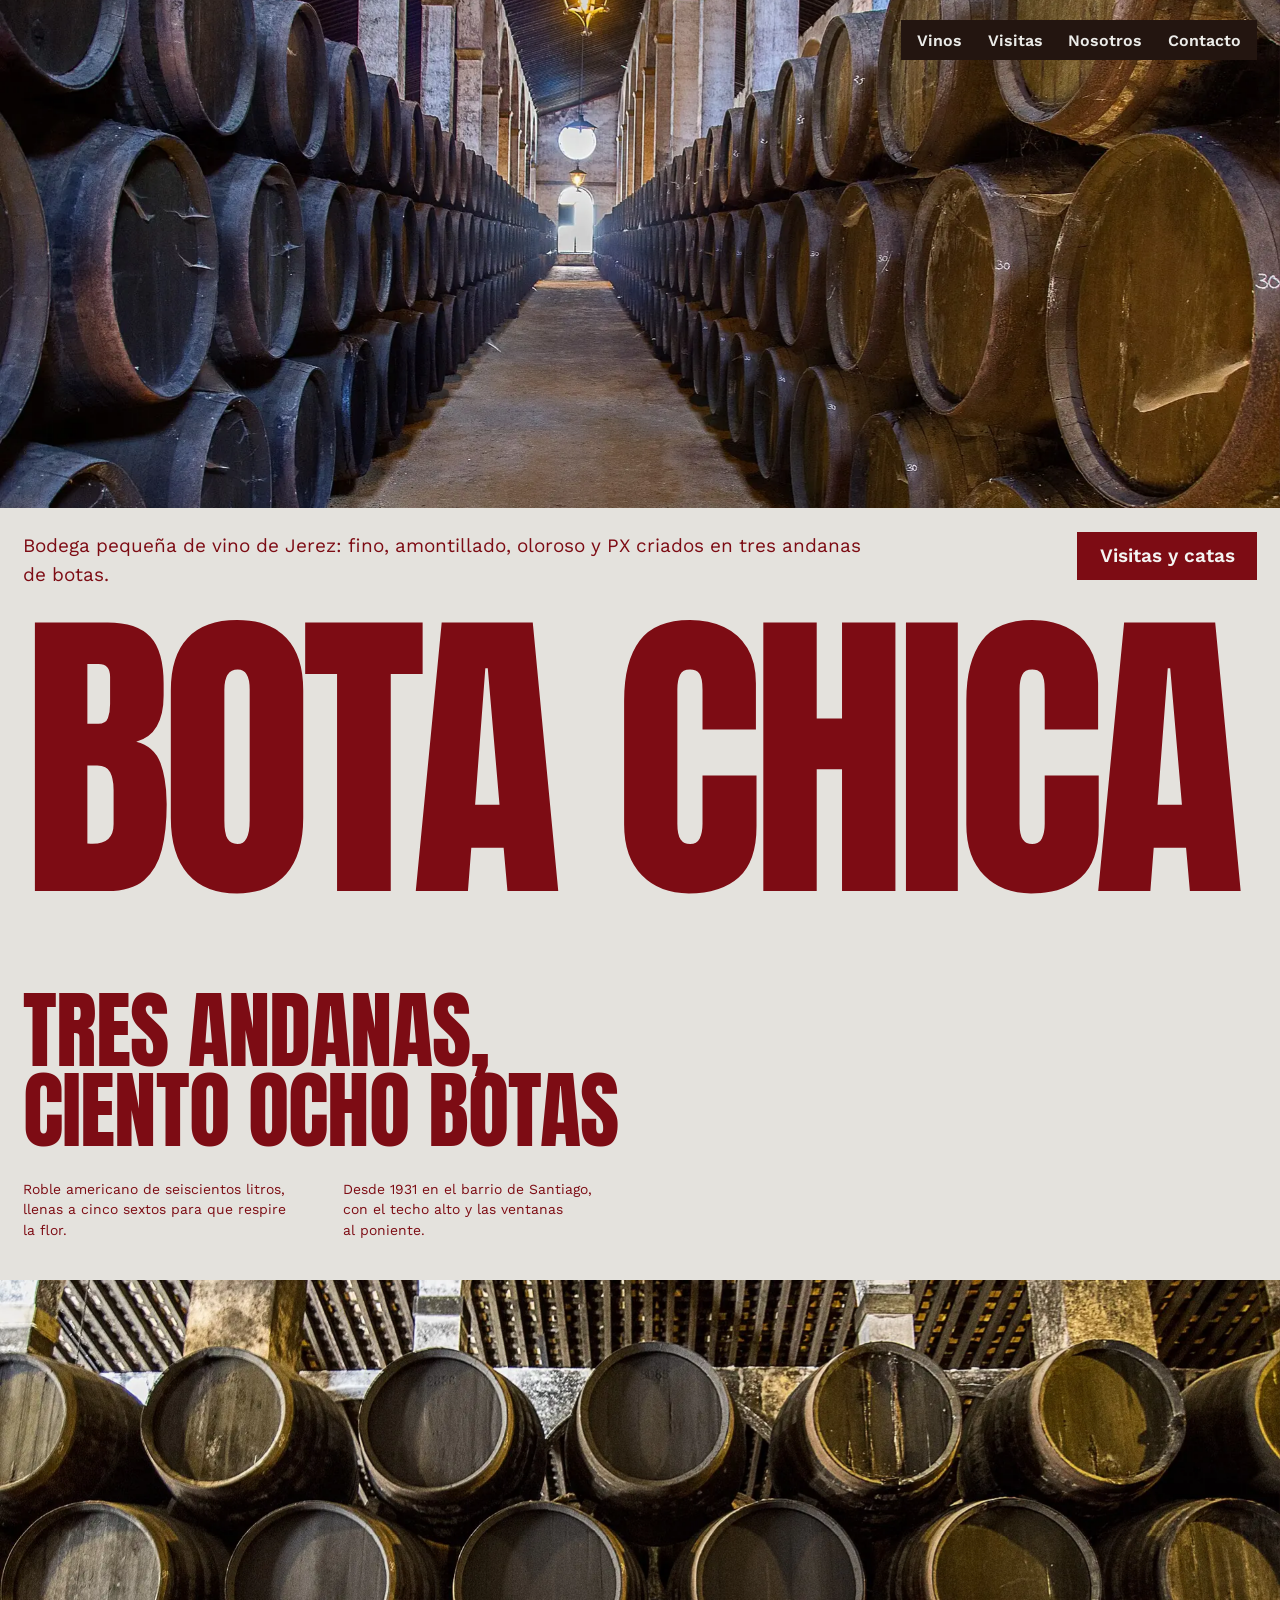
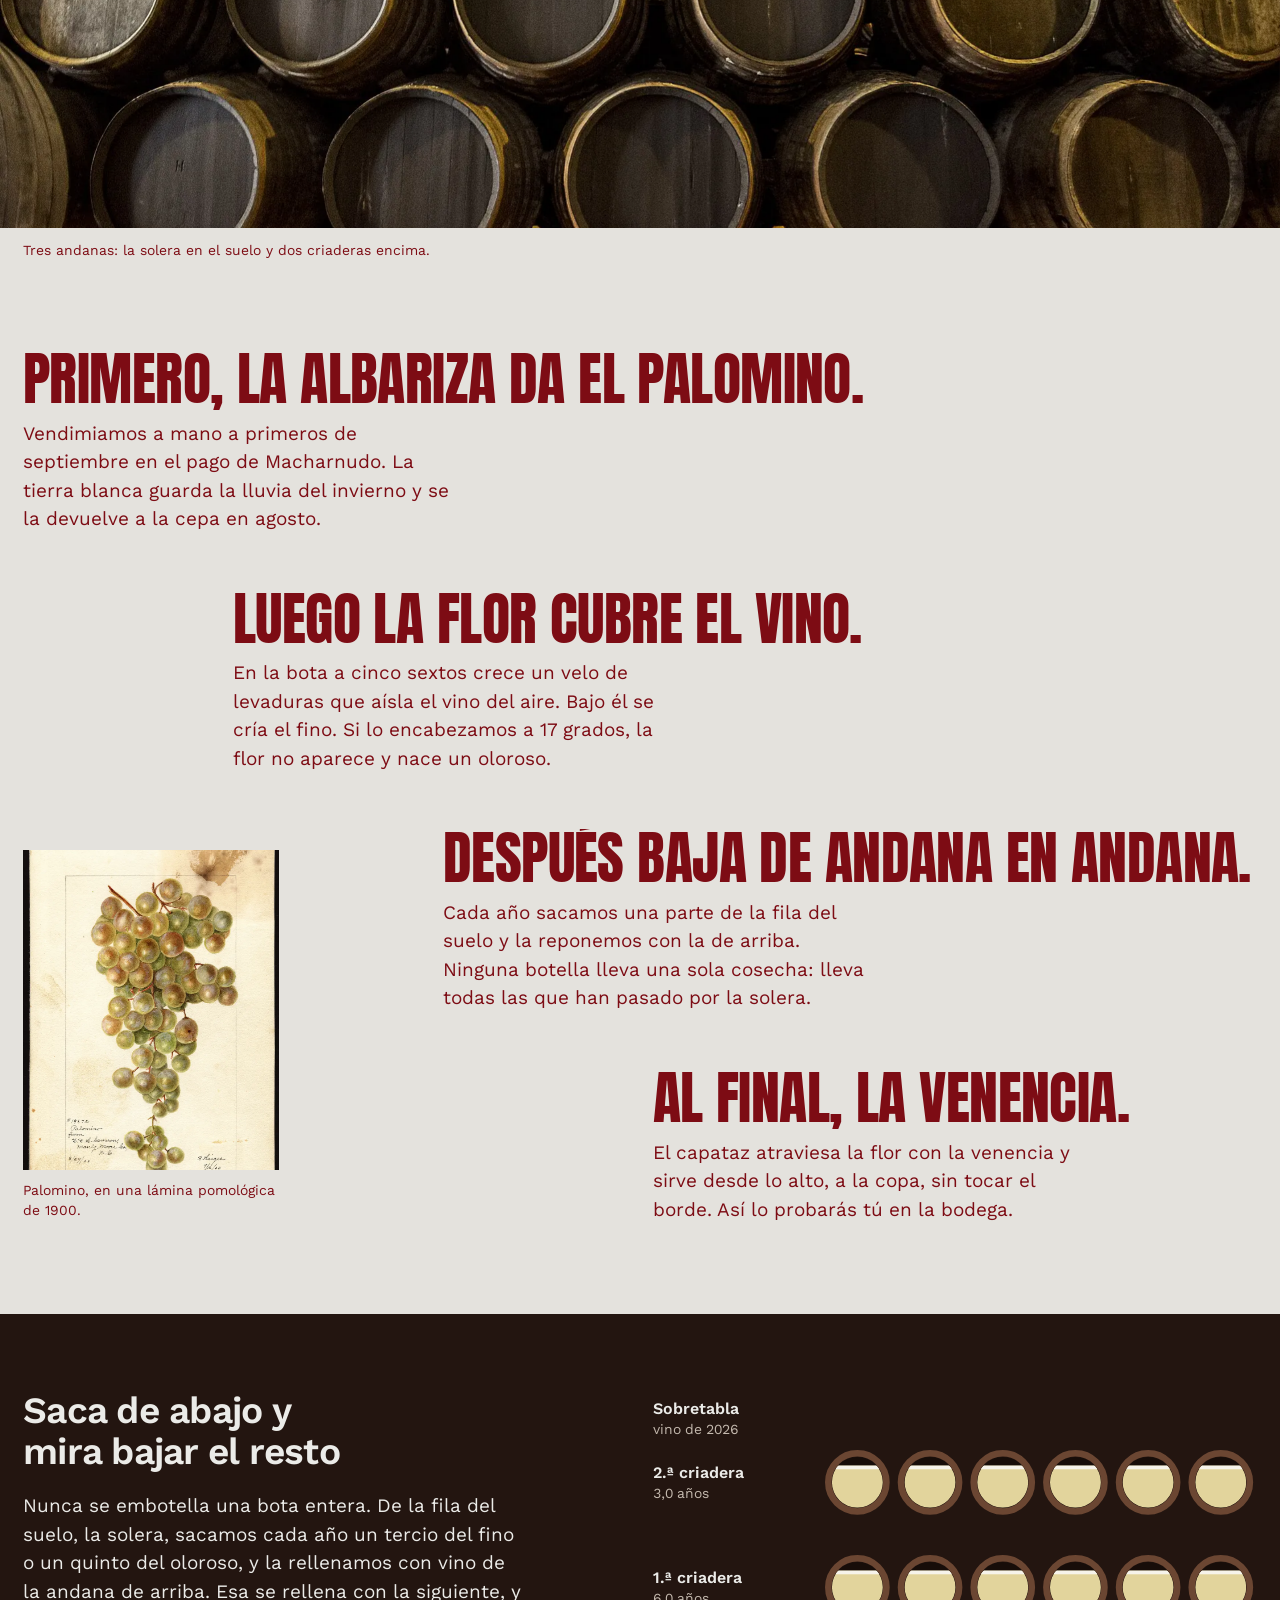
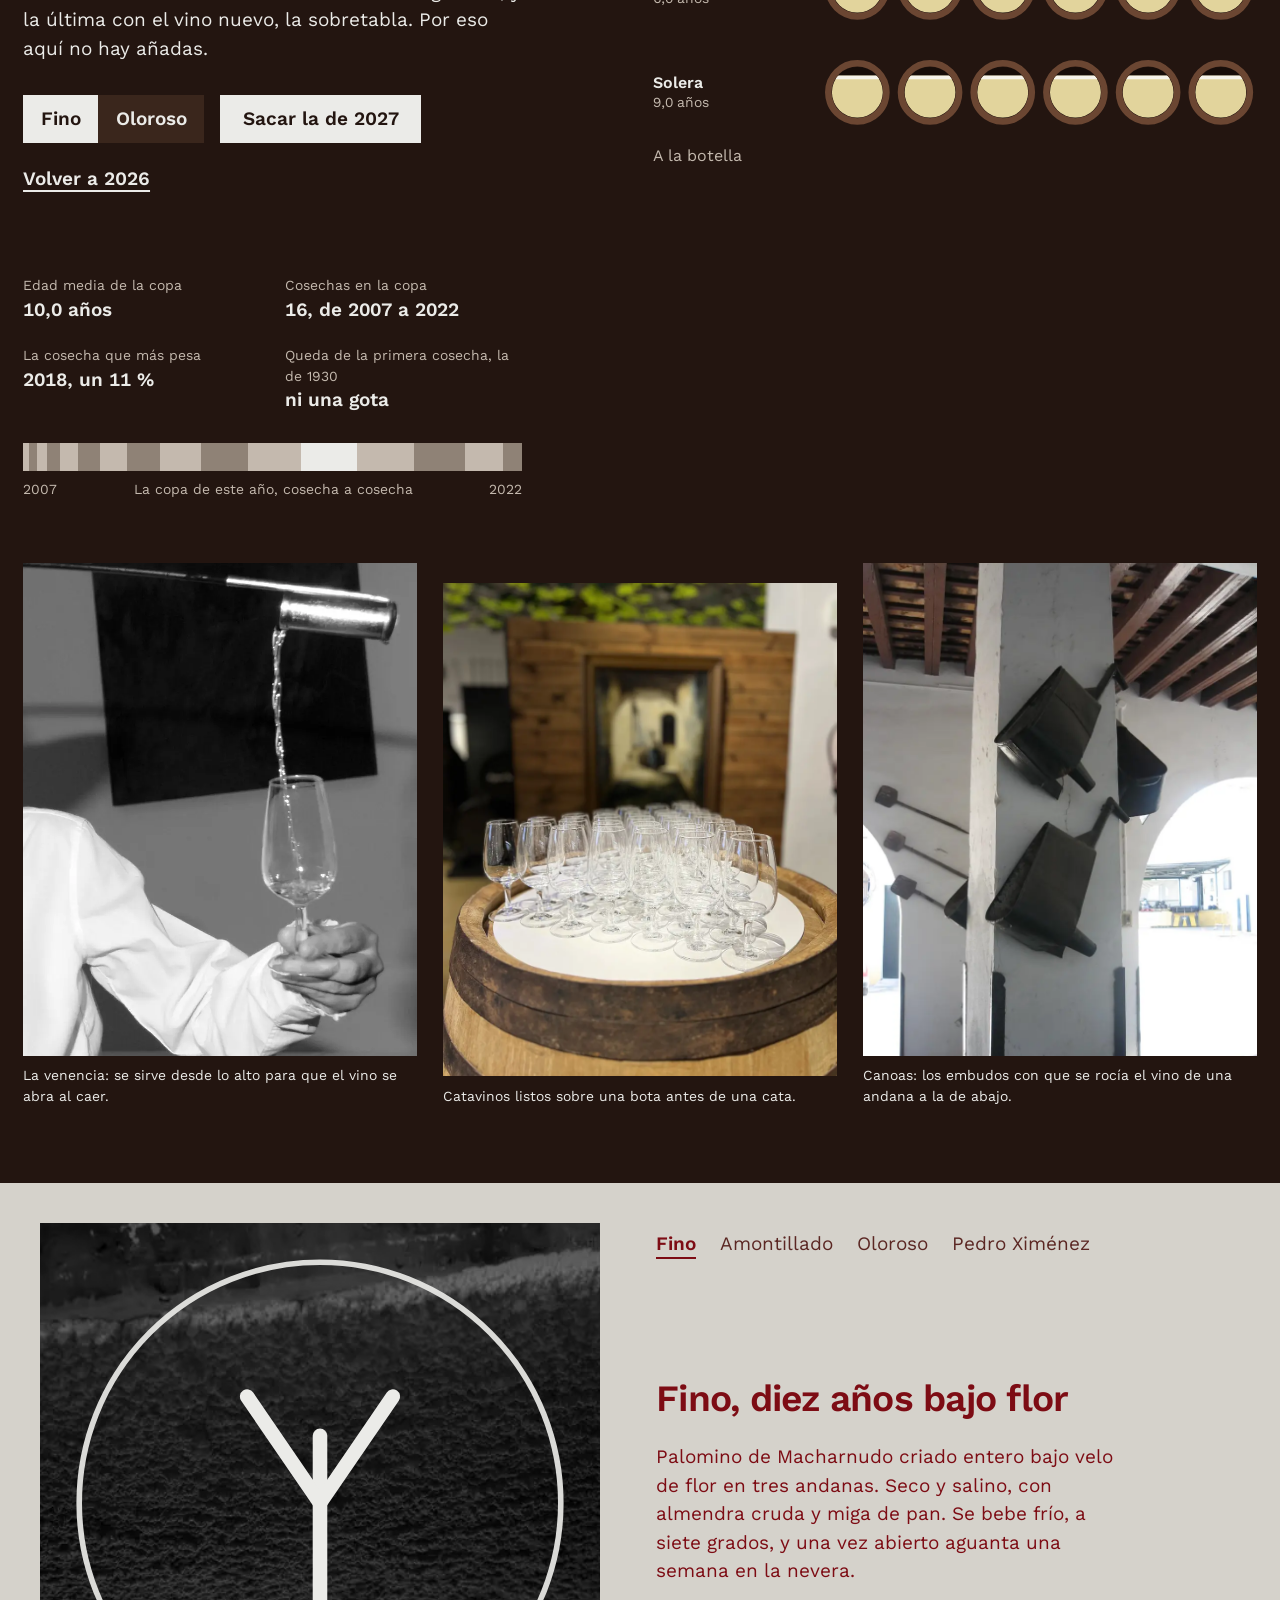
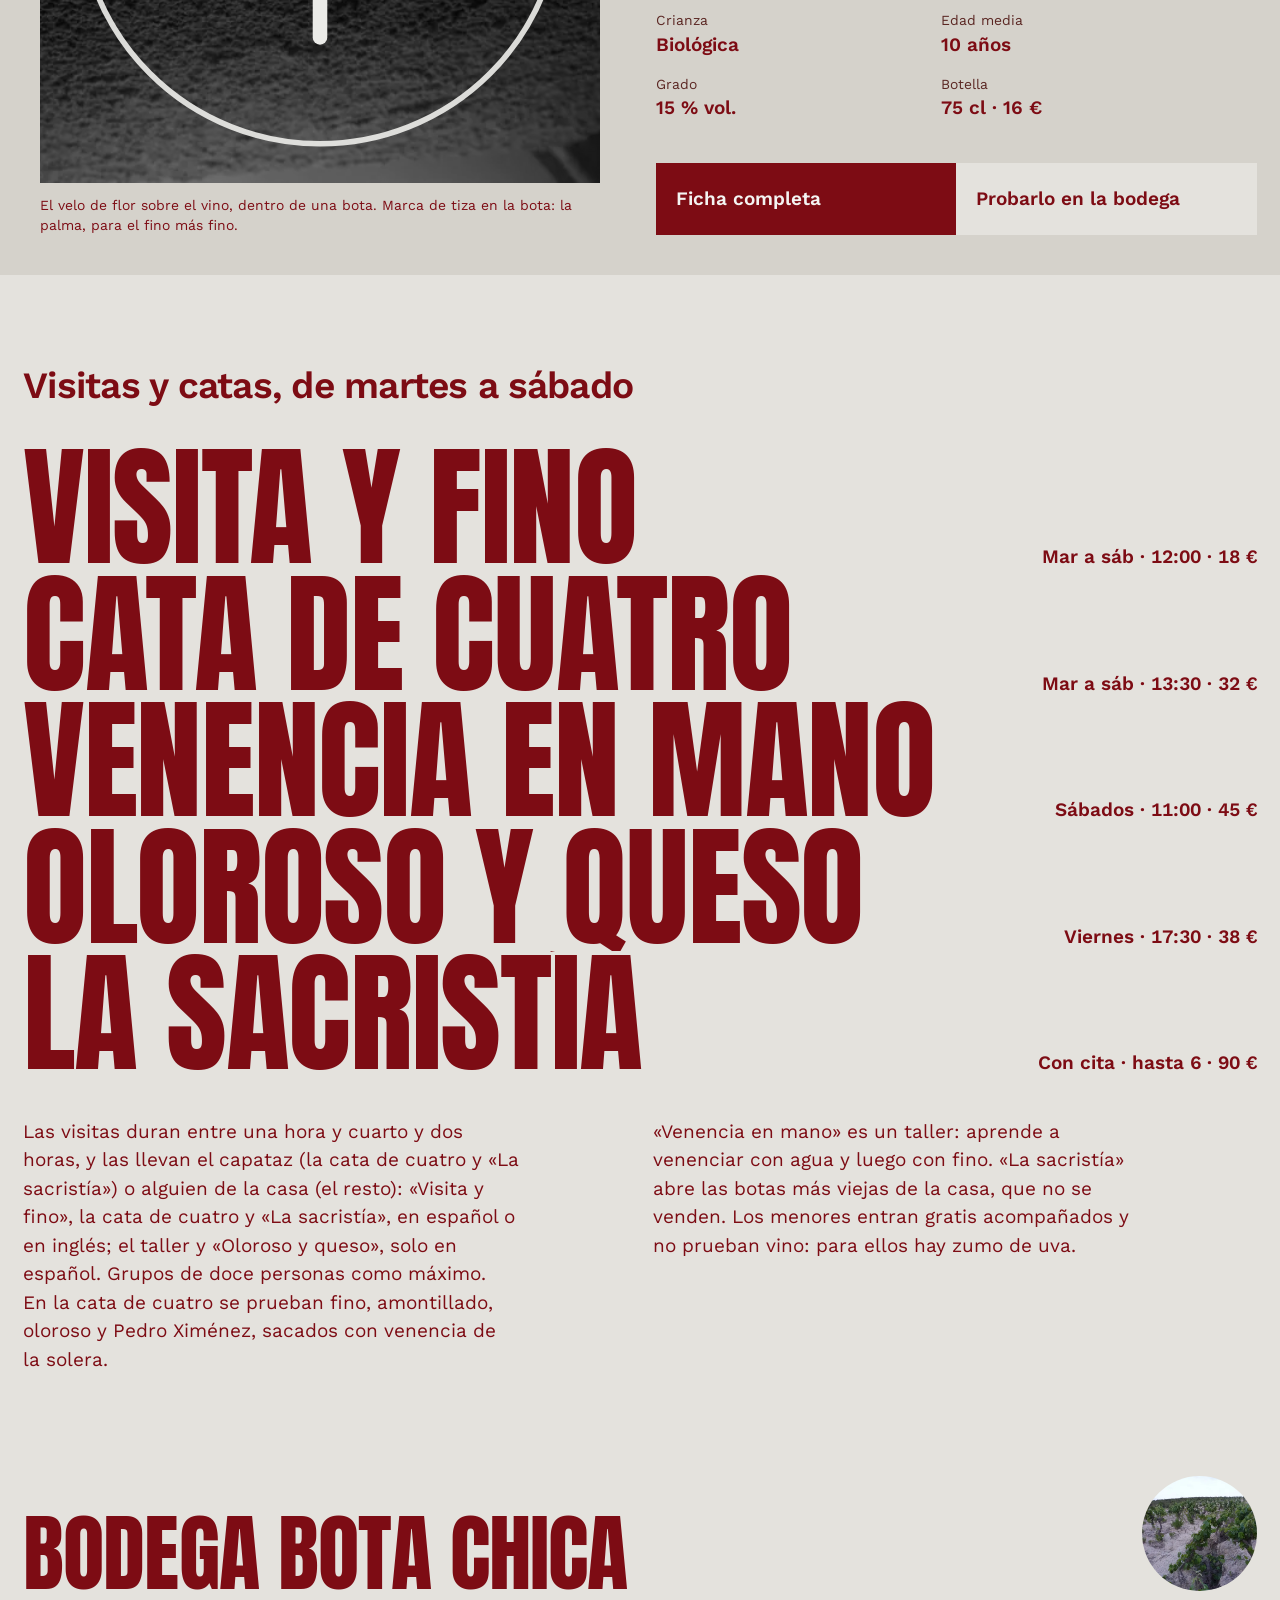
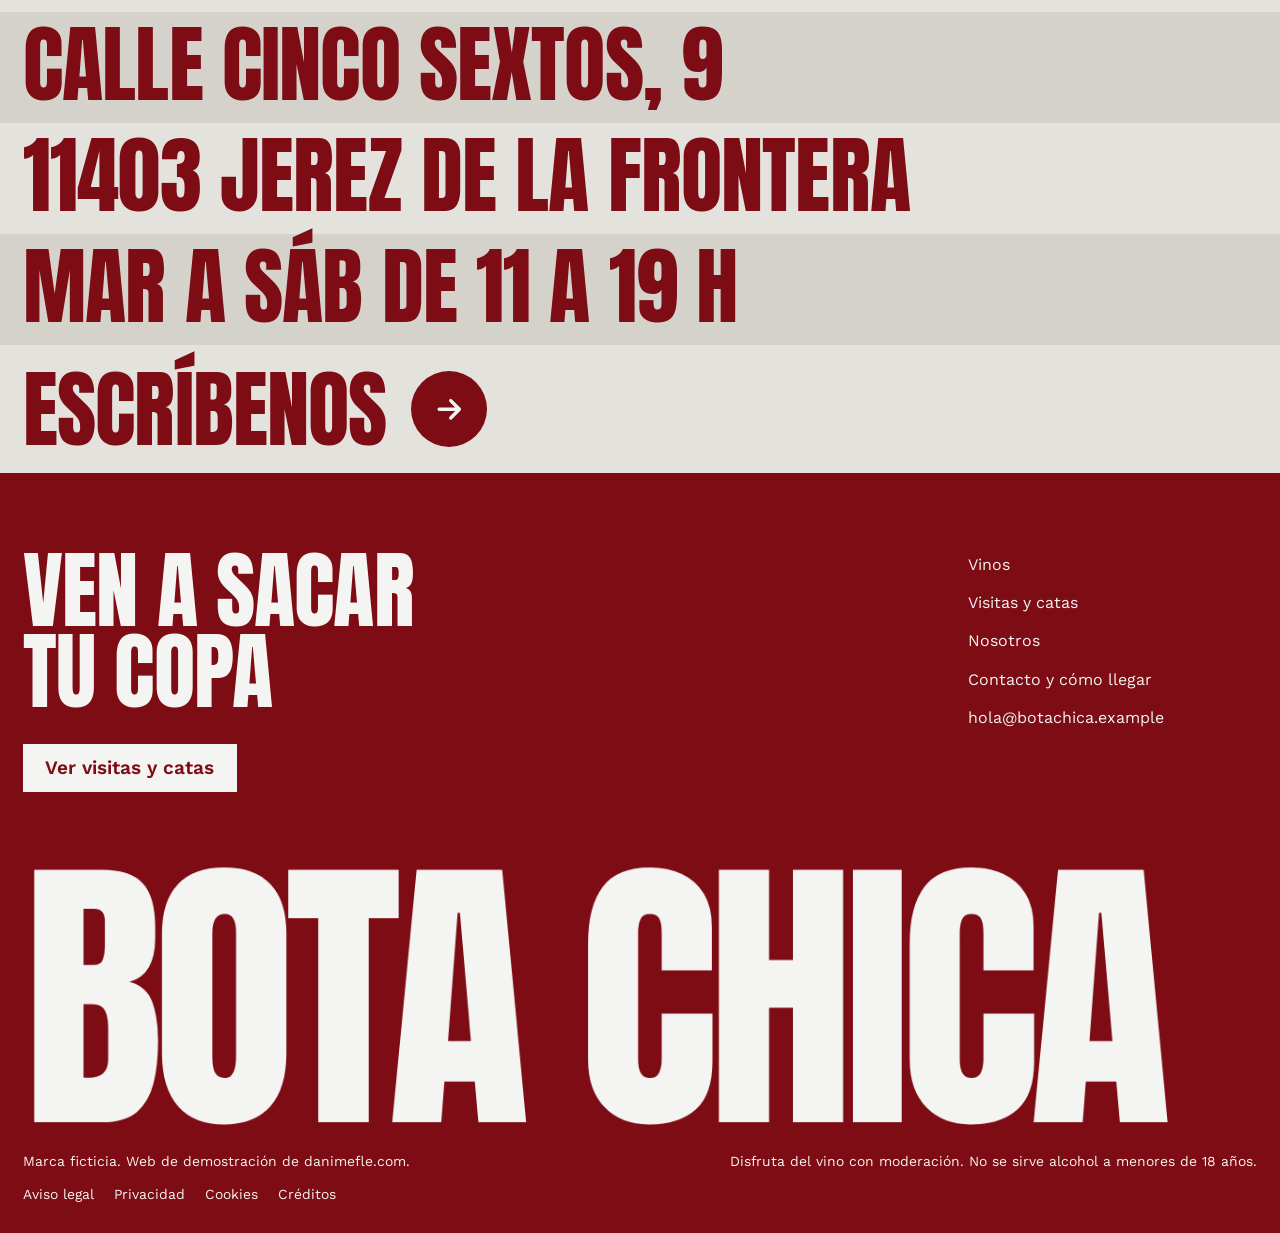
<file: index.html>
<!doctype html>
<!--
  index.html: Bodega Bota Chica · Vino de Jerez criado en tres andanas
  Web de demostración de una bodega ficticia de vino de Jerez. HTML, CSS y JS en ficheros propios (la CSP no deja código en línea).
  Demo website for a fictional sherry bodega. HTML, CSS and JS in their own files (the CSP forbids inline code).
-->
<html lang="es">
<head>
  <meta charset="utf-8">
  <meta name="viewport" content="width=device-width, initial-scale=1">
  <title>Bodega Bota Chica · Vino de Jerez criado en tres andanas</title>
  <meta name="description" content="Bodega pequeña y ficticia de vino de Jerez: fino, amontillado, oloroso y Pedro Ximénez de criaderas y soleras. Visitas y catas de martes a sábado.">
  <!-- Marca ficticia: no debe salir en buscadores / Fictional brand: keep it out of search engines -->
  <meta name="robots" content="noindex, follow">
  <link rel="canonical" href="https://botachica.danimefle.com/">
  <meta name="theme-color" content="#e4e2dd">
  <!-- Open Graph y Twitter / Open Graph and Twitter -->
  <meta property="og:type" content="website">
  <meta property="og:locale" content="es_ES">
  <meta property="og:site_name" content="Bodega Bota Chica">
  <meta property="og:title" content="Bodega Bota Chica · Vino de Jerez criado en tres andanas">
  <meta property="og:description" content="Bodega pequeña y ficticia de vino de Jerez: fino, amontillado, oloroso y Pedro Ximénez de criaderas y soleras. Visitas y catas de martes a sábado.">
  <meta property="og:url" content="https://botachica.danimefle.com/">
  <meta property="og:image" content="https://botachica.danimefle.com/assets/og/portada.jpg">
  <meta property="og:image:width" content="1200">
  <meta property="og:image:height" content="630">
  <meta name="twitter:card" content="summary_large_image">
  <meta name="twitter:title" content="Bodega Bota Chica · Vino de Jerez criado en tres andanas">
  <meta name="twitter:description" content="Bodega pequeña y ficticia de vino de Jerez: fino, amontillado, oloroso y Pedro Ximénez de criaderas y soleras. Visitas y catas de martes a sábado.">
  <meta name="twitter:image" content="https://botachica.danimefle.com/assets/og/portada.jpg">
  <!-- Iconos y manifiesto / Icons and manifest -->
  <link rel="icon" href="assets/favicon.svg" type="image/svg+xml">
  <link rel="icon" href="assets/favicon-32.png" type="image/png" sizes="32x32">
  <link rel="apple-touch-icon" href="assets/apple-touch-icon.png">
  <link rel="manifest" href="site.webmanifest">
  <!-- Fuentes locales precargadas / Local fonts preloaded -->
  <link rel="preload" href="assets/fonts/anton-400-latin.woff2" as="font" type="font/woff2" crossorigin>
  <link rel="preload" href="assets/fonts/work-sans-var-latin.woff2" as="font" type="font/woff2" crossorigin>
  <script type="application/ld+json">{"@context":"https://schema.org","@type":"WebSite","name":"Bodega Bota Chica","url":"https://botachica.danimefle.com/","inLanguage":"es","description":"Web de demostración de una bodega ficticia de vino de Jerez."}</script>
  <link rel="preload" href="assets/img/bodega-nave-1920.webp" as="image" imagesrcset="assets/img/bodega-nave-960.webp 960w, assets/img/bodega-nave-1920.webp 1920w, assets/img/bodega-nave-2560.webp 2560w" imagesizes="100vw">
  <link rel="stylesheet" href="assets/css/bota-chica.css">
  <!-- Marca html.js antes de pintar / Marks html.js before paint -->
  <script src="assets/js/early.js"></script>
  <script src="assets/js/bota-chica.js" defer></script>
  <!-- Analítica sin cookies / Cookieless analytics -->
  <script defer data-domain="botachica.danimefle.com" src="https://analytics.danimefle.com/js/script.js"></script>
</head>
<body>
  <a class="saltar" href="#contenido">Saltar al contenido</a>
  <!-- ============ PORTADA: el nombre bajo la fotografía ============ -->
  <!-- ============ HERO: the name under the photograph ============ -->
  <header class="hero" id="inicio">
    <div class="hero__photo" data-hero-photo>
      <img src="assets/img/bodega-nave-1920.webp"
           srcset="assets/img/bodega-nave-960.webp 960w, assets/img/bodega-nave-1920.webp 1920w, assets/img/bodega-nave-2560.webp 2560w"
           sizes="100vw" width="1920" height="1280" fetchpriority="high"
           alt="Nave de una bodega de Jerez: dos hileras de botas apiladas en andanas a lo largo de un pasillo con farol y arcos encalados">
      <!-- Navegación sobre la esquina de la foto / Navigation over the photo's corner -->
      <nav class="nav" aria-label="Principal">
        <button class="nav__toggle" type="button" aria-expanded="false" aria-controls="nav-lista">Menú</button>
        <ul class="nav__list" id="nav-lista">
          <li><a class="nav__link" href="vinos.html">Vinos</a></li>
          <li><a class="nav__link" href="visitas.html">Visitas</a></li>
          <li><a class="nav__link" href="sobre-nosotros.html">Nosotros</a></li>
          <li><a class="nav__link" href="contacto.html">Contacto</a></li>
        </ul>
      </nav>
    </div>
    <div class="hero__band">
      <div class="hero__row">
        <p class="hero__lead" data-load style="--d:380ms">Bodega pequeña de vino de Jerez: fino, amontillado, oloroso y PX criados en tres andanas de botas.</p>
        <a class="button" data-load style="--d:460ms" href="visitas.html">Visitas y catas</a>
      </div>
      <h1 class="mark" data-mark="hero">
        <span class="mark__word"><span class="mark__inner">Bota<span class="mark__salto"> </span>Chica</span></span>
      </h1>
    </div>
  </header>

  <main id="contenido">

    <!-- ============ INTRO: titular que rotula una panorámica ============ -->
    <!-- ============ INTRO: a heading that captions a panorama ============ -->
    <section class="intro" aria-labelledby="intro-titulo">
      <div class="intro__head">
        <h2 class="big lines" id="intro-titulo">
          <span class="line"><span data-line style="--i:0">Tres andanas,</span></span>
          <span class="line"><span data-line style="--i:1">ciento ocho botas</span></span>
        </h2>
        <div class="intro__captions">
          <p class="small" data-reveal style="--i:2">Roble americano de seiscientos litros, llenas a cinco sextos para que respire la flor.</p>
          <p class="small" data-reveal style="--i:3">Desde 1931 en el barrio de Santiago, con el techo alto y las ventanas al poniente.</p>
        </div>
      </div>
      <figure class="intro__pano" data-shutter>
        <div class="intro__frame">
          <img src="assets/img/tres-andanas-1920.webp"
               srcset="assets/img/tres-andanas-960.webp 960w, assets/img/tres-andanas-1920.webp 1920w, assets/img/tres-andanas-2560.webp 2560w"
               sizes="100vw" width="1920" height="1280" data-drift
               alt="Tres filas de botas de roble apiladas unas sobre otras bajo arcos encalados, con números de tiza en las cabezas">
        </div>
        <figcaption class="small intro__cap">Tres andanas: la solera en el suelo y dos criaderas encima.</figcaption>
      </figure>
    </section>

    <!-- ============ CÓMO SE HACE: líneas en escalera ============ -->
    <!-- ============ HOW IT IS MADE: lines that step across ============ -->
    <section class="steps" aria-label="Cómo se hace el vino">
      <ol class="steps__list">
        <li class="step step--1" data-reveal>
          <h2 class="big step__line lines"><span class="line"><span data-line>Primero, la albariza da el palomino.</span></span></h2>
          <p class="step__text">Vendimiamos a mano a primeros de septiembre en el pago de Macharnudo. La tierra blanca guarda la lluvia del invierno y se la devuelve a la cepa en agosto.</p>
        </li>
        <li class="step step--2" data-reveal>
          <h3 class="big step__line lines"><span class="line"><span data-line>Luego la flor cubre el vino.</span></span></h3>
          <p class="step__text">En la bota a cinco sextos crece un velo de levaduras que aísla el vino del aire. Bajo él se cría el fino. Si lo encabezamos a 17 grados, la flor no aparece y nace un oloroso.</p>
        </li>
        <li class="step step--3" data-reveal>
          <h3 class="big step__line lines"><span class="line"><span data-line>Después baja de andana en andana.</span></span></h3>
          <p class="step__text">Cada año sacamos una parte de la fila del suelo y la reponemos con la de arriba. Ninguna botella lleva una sola cosecha: lleva todas las que han pasado por la solera.</p>
        </li>
        <li class="step step--4" data-reveal>
          <h3 class="big step__line step__line--last lines"><span class="line"><span data-line>Al final, la venencia.</span></span></h3>
          <p class="step__text">El capataz atraviesa la flor con la venencia y sirve desde lo alto, a la copa, sin tocar el borde. Así lo probarás tú en la bodega.</p>
        </li>
      </ol>
      <figure class="steps__plate" data-shutter>
        <img src="assets/img/lamina-palomino-900.webp" width="900" height="1351"
             alt="Lámina en acuarela de un racimo de uva palomino, verde dorada, con hojas y anotaciones a lápiz" loading="lazy">
        <figcaption class="small">Palomino, en una lámina pomológica de 1900.</figcaption>
      </figure>
    </section>

    <!-- ============ LA SOLERA: la cosa viva (sacar y rociar) ============ -->
    <!-- ============ THE SOLERA: the live thing (draw off and refill) ============ -->
    <section class="solera" id="solera" aria-labelledby="solera-titulo">
      <div class="solera__grid">
        <div class="solera__text">
          <h2 class="head" id="solera-titulo" data-reveal>Saca de abajo y mira bajar el resto</h2>
          <p data-reveal style="--i:1">Nunca se embotella una bota entera. De la fila del suelo, la solera, sacamos cada año un tercio del fino o un quinto del oloroso, y la rellenamos con vino de la andana de arriba. Esa se rellena con la siguiente, y la última con el vino nuevo, la sobretabla. Por eso aquí no hay añadas.</p>

          <!-- Controles: solo aparecen con JavaScript / Controls: only shown with JavaScript -->
          <div class="solera__controls" data-reveal style="--i:2">
            <div class="vino-switch" role="group" aria-label="Vino de la solera">
              <button class="chip" type="button" data-vino-elige="fino" aria-pressed="true">Fino</button>
              <button class="chip" type="button" data-vino-elige="oloroso" aria-pressed="false">Oloroso</button>
            </div>
            <button class="button button--chalk" type="button" data-saca><span>Sacar la de <span data-saca-anio>2027</span></span></button>
            <button class="textbutton" type="button" data-reinicia>Volver a 2026</button>
          </div>

          <!-- Lecturas: valores de 2026 ya escritos para la página sin script -->
          <!-- Readouts: 2026 values already written for the no-script page -->
          <dl class="lecturas" aria-live="polite" data-reveal style="--i:3">
            <div><dt>Edad media de la copa</dt><dd data-lee="edad">10,0 años</dd></div>
            <div><dt>Cosechas en la copa</dt><dd data-lee="cosechas">16, de 2007 a 2022</dd></div>
            <div><dt>La cosecha que más pesa</dt><dd data-lee="pesa">2018, un 11 %</dd></div>
            <div><dt>Queda de la primera cosecha, la de 1930</dt><dd data-lee="fundacion">ni una gota</dd></div>
          </dl>
          <div class="copa" aria-hidden="true" data-reveal style="--i:4">
            <div class="copa__strip" data-copa></div>
            <div class="copa__ends small"><span data-copa-ini>2007</span><span>La copa de este año, cosecha a cosecha</span><span data-copa-fin>2022</span></div>
          </div>
        </div>

        <figure class="andanas" data-vino="fino" aria-label="Dibujo de las tres andanas de la solera">
          <div class="andanas__sobre">
            <span class="andanas__label">Sobretabla <span class="andanas__age">vino de <span data-sobre-anio>2026</span></span></span>
            <span class="chorro" data-chorro="3"></span>
          </div>

          <div class="andana" data-fila="2">
            <span class="andanas__label">2.ª criadera <span class="andanas__age" data-edad-fila="2">3,0 años</span></span>
            <svg class="andana__svg" viewBox="0 0 600 100" aria-hidden="true" focusable="false">
              <defs><clipPath id="cab-2"><circle cx="50" cy="50" r="35"/><circle cx="150" cy="50" r="35"/><circle cx="250" cy="50" r="35"/><circle cx="350" cy="50" r="35"/><circle cx="450" cy="50" r="35"/><circle cx="550" cy="50" r="35"/></clipPath></defs>
              <g class="bota__cabeza"><circle cx="50" cy="50" r="35"/><circle cx="150" cy="50" r="35"/><circle cx="250" cy="50" r="35"/><circle cx="350" cy="50" r="35"/><circle cx="450" cy="50" r="35"/><circle cx="550" cy="50" r="35"/></g>
              <g clip-path="url(#cab-2)"><g class="vino" data-nivel><rect class="vino__liquido" x="0" y="27" width="600" height="80"/><rect class="vino__flor" x="0" y="27" width="600" height="5"/></g></g>
              <g class="bota__aro"><circle cx="50" cy="50" r="40"/><circle cx="150" cy="50" r="40"/><circle cx="250" cy="50" r="40"/><circle cx="350" cy="50" r="40"/><circle cx="450" cy="50" r="40"/><circle cx="550" cy="50" r="40"/></g>
            </svg>
          </div>
          <div class="andanas__gap"><span class="chorro" data-chorro="2"></span></div>

          <div class="andana" data-fila="1">
            <span class="andanas__label">1.ª criadera <span class="andanas__age" data-edad-fila="1">6,0 años</span></span>
            <svg class="andana__svg" viewBox="0 0 600 100" aria-hidden="true" focusable="false">
              <defs><clipPath id="cab-1"><circle cx="50" cy="50" r="35"/><circle cx="150" cy="50" r="35"/><circle cx="250" cy="50" r="35"/><circle cx="350" cy="50" r="35"/><circle cx="450" cy="50" r="35"/><circle cx="550" cy="50" r="35"/></clipPath></defs>
              <g class="bota__cabeza"><circle cx="50" cy="50" r="35"/><circle cx="150" cy="50" r="35"/><circle cx="250" cy="50" r="35"/><circle cx="350" cy="50" r="35"/><circle cx="450" cy="50" r="35"/><circle cx="550" cy="50" r="35"/></g>
              <g clip-path="url(#cab-1)"><g class="vino" data-nivel><rect class="vino__liquido" x="0" y="27" width="600" height="80"/><rect class="vino__flor" x="0" y="27" width="600" height="5"/></g></g>
              <g class="bota__aro"><circle cx="50" cy="50" r="40"/><circle cx="150" cy="50" r="40"/><circle cx="250" cy="50" r="40"/><circle cx="350" cy="50" r="40"/><circle cx="450" cy="50" r="40"/><circle cx="550" cy="50" r="40"/></g>
            </svg>
          </div>
          <div class="andanas__gap"><span class="chorro" data-chorro="1"></span></div>

          <div class="andana" data-fila="0">
            <span class="andanas__label">Solera <span class="andanas__age" data-edad-fila="0">9,0 años</span></span>
            <svg class="andana__svg" viewBox="0 0 600 100" aria-hidden="true" focusable="false">
              <defs><clipPath id="cab-0"><circle cx="50" cy="50" r="35"/><circle cx="150" cy="50" r="35"/><circle cx="250" cy="50" r="35"/><circle cx="350" cy="50" r="35"/><circle cx="450" cy="50" r="35"/><circle cx="550" cy="50" r="35"/></clipPath></defs>
              <g class="bota__cabeza"><circle cx="50" cy="50" r="35"/><circle cx="150" cy="50" r="35"/><circle cx="250" cy="50" r="35"/><circle cx="350" cy="50" r="35"/><circle cx="450" cy="50" r="35"/><circle cx="550" cy="50" r="35"/></g>
              <g clip-path="url(#cab-0)"><g class="vino" data-nivel><rect class="vino__liquido" x="0" y="27" width="600" height="80"/><rect class="vino__flor" x="0" y="27" width="600" height="5"/></g></g>
              <g class="bota__aro"><circle cx="50" cy="50" r="40"/><circle cx="150" cy="50" r="40"/><circle cx="250" cy="50" r="40"/><circle cx="350" cy="50" r="40"/><circle cx="450" cy="50" r="40"/><circle cx="550" cy="50" r="40"/></g>
            </svg>
          </div>
          <div class="andanas__salida"><span class="chorro chorro--salida" data-chorro="0"></span><span class="andanas__label">A la botella</span></div>
        </figure>
      </div>

      <!-- Fotos del oficio bajo la solera / Photos of the craft under the solera -->
      <div class="solera__fotos">
        <figure class="solera__foto" data-shutter>
          <img src="assets/img/venencia-recorte-768.webp" width="768" height="1278" loading="lazy"
               alt="La punta de una venencia vierte un chorro fino de vino en una copa que sostiene una mano">
          <figcaption class="small">La venencia: se sirve desde lo alto para que el vino se abra al caer.</figcaption>
        </figure>
        <figure class="solera__foto" data-shutter>
          <img src="assets/img/catavinos-bota-900.webp" width="900" height="1200" loading="lazy"
               alt="Catavinos vacíos preparados sobre la tapa de una bota">
          <figcaption class="small">Catavinos listos sobre una bota antes de una cata.</figcaption>
        </figure>
        <figure class="solera__foto" data-shutter>
          <img src="assets/img/canoas-800.webp" width="800" height="1066"
               alt="Canoas de metal colgadas de una columna encalada: los embudos con los que se pasa el vino de una bota a otra" loading="lazy">
          <figcaption class="small">Canoas: los embudos con que se rocía el vino de una andana a la de abajo.</figcaption>
        </figure>
      </div>
    </section>

    <!-- ============ LOS VINOS: placa cuadrada y texto escueto ============ -->
    <!-- ============ THE WINES: square plate, spare text ============ -->
    <section class="vinos" id="vinos" aria-label="Los vinos de la bodega">
      <figure class="vinos__plate" data-shutter>
        <img src="assets/img/velo-de-flor-1200.webp" srcset="assets/img/velo-de-flor-700.webp 700w, assets/img/velo-de-flor-1200.webp 1200w" sizes="(min-width: 48em) 50vw, 100vw" width="1200" height="800"
             alt="Velo de flor visto de cerca dentro de una bota: una capa de levadura rugosa sobre el vino" loading="lazy">
        <!-- Cabeza de bota con la marca de tiza del vino elegido / Cask head with the chalk mark of the chosen wine -->
        <svg class="tiza" viewBox="0 0 100 100" aria-hidden="true" focusable="false">
          <circle class="tiza__aro" cx="50" cy="50" r="43"/>
          <g class="tiza__marca is-on" data-marca="fino"><path pathLength="1" d="M50 74 L50 38"/><path pathLength="1" d="M50 50 L37 31"/><path pathLength="1" d="M50 50 L63 31"/></g>
          <g class="tiza__marca" data-marca="amontillado"><path pathLength="1" d="M40 72 L60 30"/><path pathLength="1" d="M64 70 L65 71"/></g>
          <g class="tiza__marca" data-marca="oloroso"><path pathLength="1" d="M33 72 L49 30"/><path pathLength="1" d="M51 72 L67 30"/></g>
          <g class="tiza__marca" data-marca="px"><path pathLength="1" d="M30 72 L30 32 L41 32 C51 32 51 50 41 50 L30 50"/><path pathLength="1" d="M57 32 L73 72"/><path pathLength="1" d="M73 32 L57 72"/></g>
        </svg>
        <figcaption class="small">El velo de flor sobre el vino, dentro de una bota. <span data-marca-texto>Marca de tiza en la bota: la palma, para el fino más fino.</span></figcaption>
      </figure>

      <div class="vinos__side">
        <div class="tabs" role="tablist" aria-label="Elige un vino">
          <button class="tab" role="tab" type="button" id="tab-fino" aria-controls="vino-fino" aria-selected="true" data-tab="fino">Fino</button>
          <button class="tab" role="tab" type="button" id="tab-amontillado" aria-controls="vino-amontillado" aria-selected="false" tabindex="-1" data-tab="amontillado">Amontillado</button>
          <button class="tab" role="tab" type="button" id="tab-oloroso" aria-controls="vino-oloroso" aria-selected="false" tabindex="-1" data-tab="oloroso">Oloroso</button>
          <button class="tab" role="tab" type="button" id="tab-px" aria-controls="vino-px" aria-selected="false" tabindex="-1" data-tab="px">Pedro Ximénez</button>
        </div>

        <!-- Fichas de vino: sin script se ven las cuatro seguidas -->
        <!-- Wine sheets: without script all four show one after another -->
        <div class="vino-panel" role="tabpanel" id="vino-fino" aria-labelledby="tab-fino" data-panel="fino" data-marca-texto="Marca de tiza en la bota: la palma, para el fino más fino.">
          <h2 class="head">Fino, diez años bajo flor</h2>
          <p>Palomino de Macharnudo criado entero bajo velo de flor en tres andanas. Seco y salino, con almendra cruda y miga de pan. Se bebe frío, a siete grados, y una vez abierto aguanta una semana en la nevera.</p>
          <dl class="ficha">
            <div><dt>Crianza</dt><dd>Biológica</dd></div>
            <div><dt>Edad media</dt><dd>10 años</dd></div>
            <div><dt>Grado</dt><dd>15 % vol.</dd></div>
            <div><dt>Botella</dt><dd>75 cl · 16 €</dd></div>
          </dl>
          <div class="cells">
            <a class="cell cell--ink" href="vinos.html#fino">Ficha completa</a>
            <a class="cell cell--tone" href="visitas.html">Probarlo en la bodega</a>
          </div>
        </div>

        <div class="vino-panel" role="tabpanel" id="vino-amontillado" aria-labelledby="tab-amontillado" data-panel="amontillado" data-marca-texto="Marca de tiza de la casa para las botas de amontillado: raya y punto.">
          <h2 class="head">Amontillado, dieciocho años</h2>
          <p>Empieza como nuestro fino. Cuando la flor se agota, pasados los diez años, lo encabezamos a diecisiete grados y sigue otros ocho en una solera sin velo. Avellana tostada, yodo y un final largo y seco.</p>
          <dl class="ficha">
            <div><dt>Crianza</dt><dd>Biológica y oxidativa</dd></div>
            <div><dt>Edad media</dt><dd>18 años</dd></div>
            <div><dt>Grado</dt><dd>18 % vol.</dd></div>
            <div><dt>Botella</dt><dd>50 cl · 28 €</dd></div>
          </dl>
          <div class="cells">
            <a class="cell cell--ink" href="vinos.html#amontillado">Ficha completa</a>
            <a class="cell cell--tone" href="visitas.html">Probarlo en la bodega</a>
          </div>
        </div>

        <div class="vino-panel" role="tabpanel" id="vino-oloroso" aria-labelledby="tab-oloroso" data-panel="oloroso" data-marca-texto="Marca de tiza en la bota: dos rayas, las botas de oloroso.">
          <h2 class="head">Oloroso, dieciséis años</h2>
          <p>Lo encabezamos desde el primer día para que no crezca la flor y el aire haga su trabajo despacio. Sale caoba, con nuez, cuero y un punto de naranja amarga. Seco, aunque huela a dulce.</p>
          <dl class="ficha">
            <div><dt>Crianza</dt><dd>Oxidativa</dd></div>
            <div><dt>Edad media</dt><dd>16 años</dd></div>
            <div><dt>Grado</dt><dd>19 % vol.</dd></div>
            <div><dt>Botella</dt><dd>50 cl · 26 €</dd></div>
          </dl>
          <div class="cells">
            <a class="cell cell--ink" href="vinos.html#oloroso">Ficha completa</a>
            <a class="cell cell--tone" href="visitas.html">Probarlo en la bodega</a>
          </div>
        </div>

        <div class="vino-panel" role="tabpanel" id="vino-px" aria-labelledby="tab-px" data-panel="px" data-marca-texto="Marca de tiza de la casa para el Pedro Ximénez: las letras de la uva.">
          <h2 class="head">Pedro Ximénez, doce años</h2>
          <p>Uva Pedro Ximénez asoleada sobre esteras hasta que se vuelve pasa. El mosto se encabeza y se cría en su propia solera, la más pequeña de la casa. Higo, dátil y café; para el postre o para el queso azul.</p>
          <dl class="ficha">
            <div><dt>Crianza</dt><dd>Oxidativa</dd></div>
            <div><dt>Edad media</dt><dd>12 años</dd></div>
            <div><dt>Grado</dt><dd>15 % vol.</dd></div>
            <div><dt>Botella</dt><dd>37,5 cl · 24 €</dd></div>
          </dl>
          <div class="cells">
            <a class="cell cell--ink" href="vinos.html#px">Ficha completa</a>
            <a class="cell cell--tone" href="visitas.html">Probarlo en la bodega</a>
          </div>
        </div>
      </div>
    </section>

    <!-- ============ VISITAS: una por línea, como un cartel ============ -->
    <!-- ============ VISITS: one per poster line ============ -->
    <section class="visitas" id="visitas" aria-labelledby="visitas-titulo">
      <h2 class="head visitas__titulo" id="visitas-titulo" data-reveal>Visitas y catas, de martes a sábado</h2>
      <ul class="cartel">
        <li data-reveal style="--i:0"><a class="cartel__row" href="visitas.html#visita-y-fino"><span class="cartel__name">Visita y fino</span><span class="cartel__fact">Mar a sáb · 12:00 · 18 €</span></a></li>
        <li data-reveal style="--i:1"><a class="cartel__row" href="visitas.html#cata-de-cuatro"><span class="cartel__name">Cata de cuatro</span><span class="cartel__fact">Mar a sáb · 13:30 · 32 €</span></a></li>
        <li data-reveal style="--i:2"><a class="cartel__row" href="visitas.html#venencia-en-mano"><span class="cartel__name">Venencia en mano</span><span class="cartel__fact">Sábados · 11:00 · 45 €</span></a></li>
        <li data-reveal style="--i:3"><a class="cartel__row" href="visitas.html#oloroso-y-queso"><span class="cartel__name">Oloroso y queso</span><span class="cartel__fact">Viernes · 17:30 · 38 €</span></a></li>
        <li data-reveal style="--i:4"><a class="cartel__row" href="visitas.html#la-sacristia"><span class="cartel__name">La sacristía</span><span class="cartel__fact">Con cita · hasta 6 · 90 €</span></a></li>
      </ul>
      <div class="visitas__notas">
        <p data-reveal style="--i:5">Las visitas duran entre una hora y cuarto y dos horas, y las llevan el capataz (la cata de cuatro y «La sacristía») o alguien de la casa (el resto): «Visita y fino», la cata de cuatro y «La sacristía», en español o en inglés; el taller y «Oloroso y queso», solo en español. Grupos de doce personas como máximo. En la cata de cuatro se prueban fino, amontillado, oloroso y Pedro Ximénez, sacados con venencia de la solera.</p>
        <p data-reveal style="--i:6">«Venencia en mano» es un taller: aprende a venenciar con agua y luego con fino. «La sacristía» abre las botas más viejas de la casa, que no se venden. Los menores entran gratis acompañados y no prueban vino: para ellos hay zumo de uva.</p>
      </div>
    </section>

    <!-- ============ DÓNDE: la dirección en filas grandes ============ -->
    <!-- ============ WHERE: the address in display rows ============ -->
    <section class="donde" id="donde" aria-labelledby="donde-titulo">
      <div class="fila fila--a">
        <h2 class="fila__text" id="donde-titulo">Bodega Bota Chica</h2>
        <img class="fila__foto" src="assets/img/albariza-600.webp" width="600" height="450" loading="lazy"
             alt="Viñas de palomino sobre tierra albariza, blanca y agrietada">
      </div>
      <div class="fila fila--b"><a class="fila__text fila__link" href="contacto.html#mapa">Calle Cinco Sextos, 9</a></div>
      <div class="fila fila--a"><p class="fila__text">11403 Jerez de la Frontera</p></div>
      <div class="fila fila--b"><p class="fila__text">Mar a sáb<span class="fila__br"> </span>de 11 a 19 h</p></div>
      <div class="fila fila--saludo">
        <p class="fila__text">Escríbenos</p>
        <a class="redondo" href="contacto.html" aria-label="Escribir a la bodega desde el formulario de contacto">
          <svg viewBox="0 0 24 24" aria-hidden="true" focusable="false"><path d="M5 12h13M13 6l6 6-6 6"/></svg>
        </a>
      </div>
    </section>

  </main>
  <!-- ============ PIE: invitación, enlaces y nombre entero ============ -->
  <!-- ============ FOOTER: invitation, links and the whole name ============ -->
  <footer class="pie">
    <div class="pie__top">
      <div class="pie__invita">
        <h2 class="big lines pie__frase" data-reveal>
          <span class="line"><span data-line style="--i:0">Ven a sacar</span></span>
          <span class="line"><span data-line style="--i:1">tu copa</span></span>
        </h2>
        <a class="button button--chalk" href="visitas.html" data-reveal style="--i:2">Ver visitas y catas</a>
      </div>
      <nav class="pie__links" aria-label="Pie" data-reveal style="--i:3">
        <ul>
          <li><a class="link" href="vinos.html">Vinos</a></li>
          <li><a class="link" href="visitas.html">Visitas y catas</a></li>
          <li><a class="link" href="sobre-nosotros.html">Nosotros</a></li>
          <li><a class="link" href="contacto.html">Contacto y cómo llegar</a></li>
          <li><a class="link" href="mailto:hola@botachica.example">hola@botachica.example</a></li>
        </ul>
      </nav>
    </div>
    <!-- Base del pie: el nombre entero a la izquierda y lo legal a la derecha -->
    <!-- Footer base: the whole name on the left, the legal lines on the right -->
    <div class="pie__base">
      <p class="mark mark--pie" aria-hidden="true" data-mark="pie"><span class="mark__word">Bota Chica</span></p>
      <div class="pie__legal small">
        <p>Marca ficticia. <a class="link" href="https://danimefle.com">Web de demostración de danimefle.com</a>.</p>
        <p>Disfruta del vino con moderación. No se sirve alcohol a menores de 18 años.</p>
        <ul class="pie__legales">
          <li><a class="link" href="aviso-legal.html">Aviso legal</a></li>
          <li><a class="link" href="privacidad.html">Privacidad</a></li>
          <li><a class="link" href="cookies.html">Cookies</a></li>
          <li><a class="link" href="creditos.html">Créditos</a></li>
        </ul>
      </div>
    </div>
  </footer>

</body>
</html>
</file>
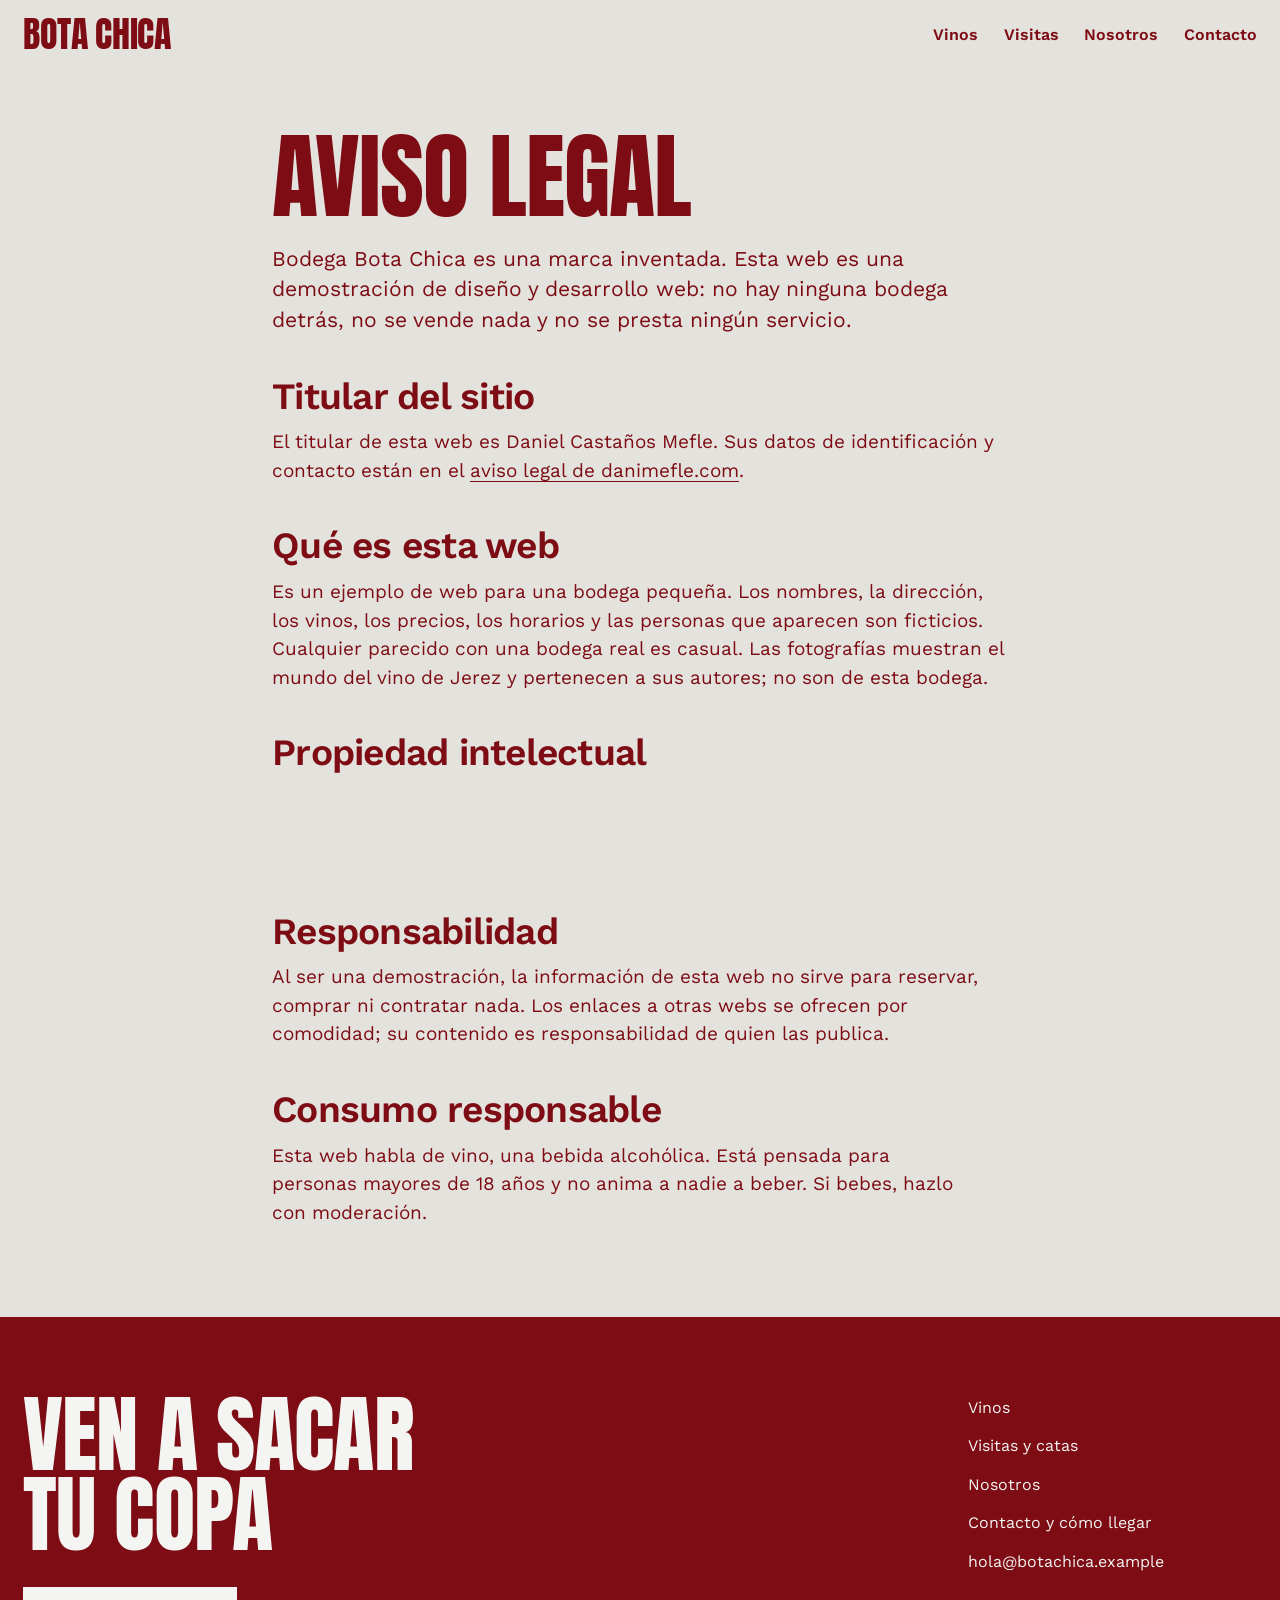
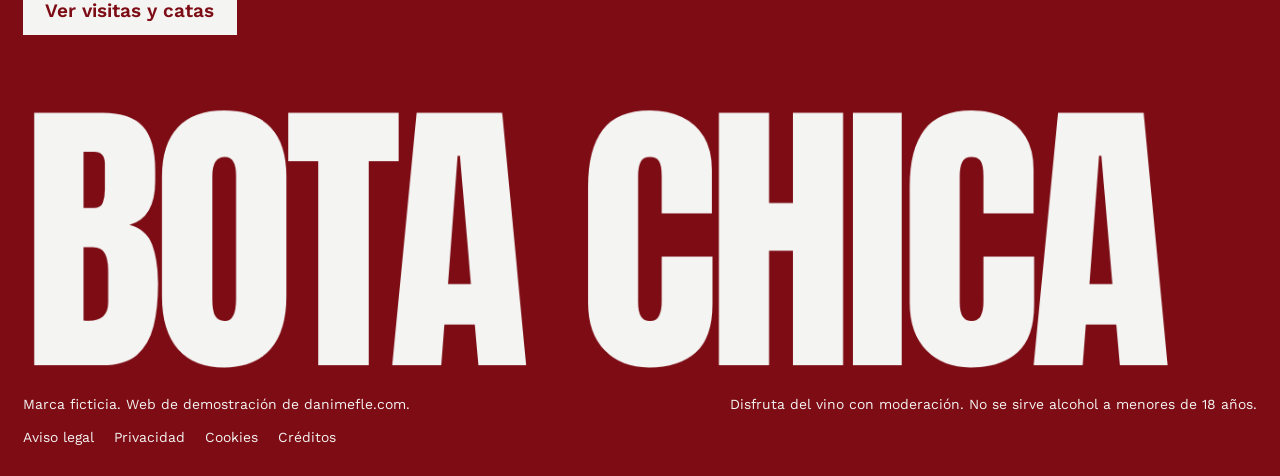
<file: aviso-legal.html>
<!doctype html>
<!--
  aviso-legal.html: Aviso legal · Bodega Bota Chica
  Web de demostración de una bodega ficticia de vino de Jerez. HTML, CSS y JS en ficheros propios (la CSP no deja código en línea).
  Demo website for a fictional sherry bodega. HTML, CSS and JS in their own files (the CSP forbids inline code).
-->
<html lang="es">
<head>
  <meta charset="utf-8">
  <meta name="viewport" content="width=device-width, initial-scale=1">
  <title>Aviso legal · Bodega Bota Chica</title>
  <meta name="description" content="Aviso legal de la web de demostración de Bodega Bota Chica, una marca ficticia.">
  <!-- Marca ficticia: no debe salir en buscadores / Fictional brand: keep it out of search engines -->
  <meta name="robots" content="noindex, follow">
  <link rel="canonical" href="https://botachica.danimefle.com/aviso-legal">
  <meta name="theme-color" content="#e4e2dd">
  <!-- Open Graph y Twitter / Open Graph and Twitter -->
  <meta property="og:type" content="website">
  <meta property="og:locale" content="es_ES">
  <meta property="og:site_name" content="Bodega Bota Chica">
  <meta property="og:title" content="Aviso legal · Bodega Bota Chica">
  <meta property="og:description" content="Aviso legal de la web de demostración de Bodega Bota Chica, una marca ficticia.">
  <meta property="og:url" content="https://botachica.danimefle.com/aviso-legal">
  <meta property="og:image" content="https://botachica.danimefle.com/assets/og/legal.jpg">
  <meta property="og:image:width" content="1200">
  <meta property="og:image:height" content="630">
  <meta name="twitter:card" content="summary_large_image">
  <meta name="twitter:title" content="Aviso legal · Bodega Bota Chica">
  <meta name="twitter:description" content="Aviso legal de la web de demostración de Bodega Bota Chica, una marca ficticia.">
  <meta name="twitter:image" content="https://botachica.danimefle.com/assets/og/legal.jpg">
  <!-- Iconos y manifiesto / Icons and manifest -->
  <link rel="icon" href="assets/favicon.svg" type="image/svg+xml">
  <link rel="icon" href="assets/favicon-32.png" type="image/png" sizes="32x32">
  <link rel="apple-touch-icon" href="assets/apple-touch-icon.png">
  <link rel="manifest" href="site.webmanifest">
  <!-- Fuentes locales precargadas / Local fonts preloaded -->
  <link rel="preload" href="assets/fonts/anton-400-latin.woff2" as="font" type="font/woff2" crossorigin>
  <link rel="preload" href="assets/fonts/work-sans-var-latin.woff2" as="font" type="font/woff2" crossorigin>
  <link rel="stylesheet" href="assets/css/bota-chica.css">
  <!-- Marca html.js antes de pintar / Marks html.js before paint -->
  <script src="assets/js/early.js"></script>
  <script src="assets/js/bota-chica.js" defer></script>
  <!-- Analítica sin cookies / Cookieless analytics -->
  <script defer data-domain="botachica.danimefle.com" src="https://analytics.danimefle.com/js/script.js"></script>
</head>
<body>
  <a class="saltar" href="#contenido">Saltar al contenido</a>
  <!-- ============ BARRA: nombre y navegación / BAR: name and navigation ============ -->
  <header class="barra">
    <div class="barra__in">
      <a class="barra__marca" href="index.html" aria-label="Bodega Bota Chica, portada">Bota Chica</a>
      <nav class="nav nav--barra" aria-label="Principal">
        <button class="nav__toggle" type="button" aria-expanded="false" aria-controls="nav-lista">Menú</button>
        <ul class="nav__list" id="nav-lista">
          <li><a class="nav__link" href="vinos.html">Vinos</a></li>
          <li><a class="nav__link" href="visitas.html">Visitas</a></li>
          <li><a class="nav__link" href="sobre-nosotros.html">Nosotros</a></li>
          <li><a class="nav__link" href="contacto.html">Contacto</a></li>
        </ul>
      </nav>
    </div>
  </header>
  <main id="contenido" class="prosa-pagina">
    <div class="prosa">
    <h1 class="display prosa__titulo">Aviso legal</h1>
    <p class="prosa__lead">Bodega Bota Chica es una marca inventada. Esta web es una demostración de diseño y desarrollo web: no hay ninguna bodega detrás, no se vende nada y no se presta ningún servicio.</p>
    <h2 class="head" data-reveal>Titular del sitio</h2>
    <p data-reveal>El titular de esta web es Daniel Castaños Mefle. Sus datos de identificación y contacto están en el <a class="link link--en-texto" href="https://danimefle.com/aviso-legal">aviso legal de danimefle.com</a>.</p>
    <h2 class="head" data-reveal>Qué es esta web</h2>
    <p data-reveal>Es un ejemplo de web para una bodega pequeña. Los nombres, la dirección, los vinos, los precios, los horarios y las personas que aparecen son ficticios. Cualquier parecido con una bodega real es casual. Las fotografías muestran el mundo del vino de Jerez y pertenecen a sus autores; no son de esta bodega.</p>
    <h2 class="head" data-reveal>Propiedad intelectual</h2>
    <p data-reveal>El código de la web se publica con licencia MIT. Las fotografías tienen cada una su licencia, indicada en la página de <a class="link link--en-texto" href="creditos.html">créditos</a>, y las fuentes Anton y Work Sans se usan con la licencia SIL Open Font License 1.1.</p>
    <h2 class="head" data-reveal>Responsabilidad</h2>
    <p data-reveal>Al ser una demostración, la información de esta web no sirve para reservar, comprar ni contratar nada. Los enlaces a otras webs se ofrecen por comodidad; su contenido es responsabilidad de quien las publica.</p>
    <h2 class="head" data-reveal>Consumo responsable</h2>
    <p data-reveal>Esta web habla de vino, una bebida alcohólica. Está pensada para personas mayores de 18 años y no anima a nadie a beber. Si bebes, hazlo con moderación.</p>
    </div>
  </main>
  <!-- ============ PIE: invitación, enlaces y nombre entero ============ -->
  <!-- ============ FOOTER: invitation, links and the whole name ============ -->
  <footer class="pie">
    <div class="pie__top">
      <div class="pie__invita">
        <h2 class="big lines pie__frase" data-reveal>
          <span class="line"><span data-line style="--i:0">Ven a sacar</span></span>
          <span class="line"><span data-line style="--i:1">tu copa</span></span>
        </h2>
        <a class="button button--chalk" href="visitas.html" data-reveal style="--i:2">Ver visitas y catas</a>
      </div>
      <nav class="pie__links" aria-label="Pie" data-reveal style="--i:3">
        <ul>
          <li><a class="link" href="vinos.html">Vinos</a></li>
          <li><a class="link" href="visitas.html">Visitas y catas</a></li>
          <li><a class="link" href="sobre-nosotros.html">Nosotros</a></li>
          <li><a class="link" href="contacto.html">Contacto y cómo llegar</a></li>
          <li><a class="link" href="mailto:hola@botachica.example">hola@botachica.example</a></li>
        </ul>
      </nav>
    </div>
    <!-- Base del pie: el nombre entero a la izquierda y lo legal a la derecha -->
    <!-- Footer base: the whole name on the left, the legal lines on the right -->
    <div class="pie__base">
      <p class="mark mark--pie" aria-hidden="true" data-mark="pie"><span class="mark__word">Bota Chica</span></p>
      <div class="pie__legal small">
        <p>Marca ficticia. <a class="link" href="https://danimefle.com">Web de demostración de danimefle.com</a>.</p>
        <p>Disfruta del vino con moderación. No se sirve alcohol a menores de 18 años.</p>
        <ul class="pie__legales">
          <li><a class="link" href="aviso-legal.html">Aviso legal</a></li>
          <li><a class="link" href="privacidad.html">Privacidad</a></li>
          <li><a class="link" href="cookies.html">Cookies</a></li>
          <li><a class="link" href="creditos.html">Créditos</a></li>
        </ul>
      </div>
    </div>
  </footer>

</body>
</html>
</file>
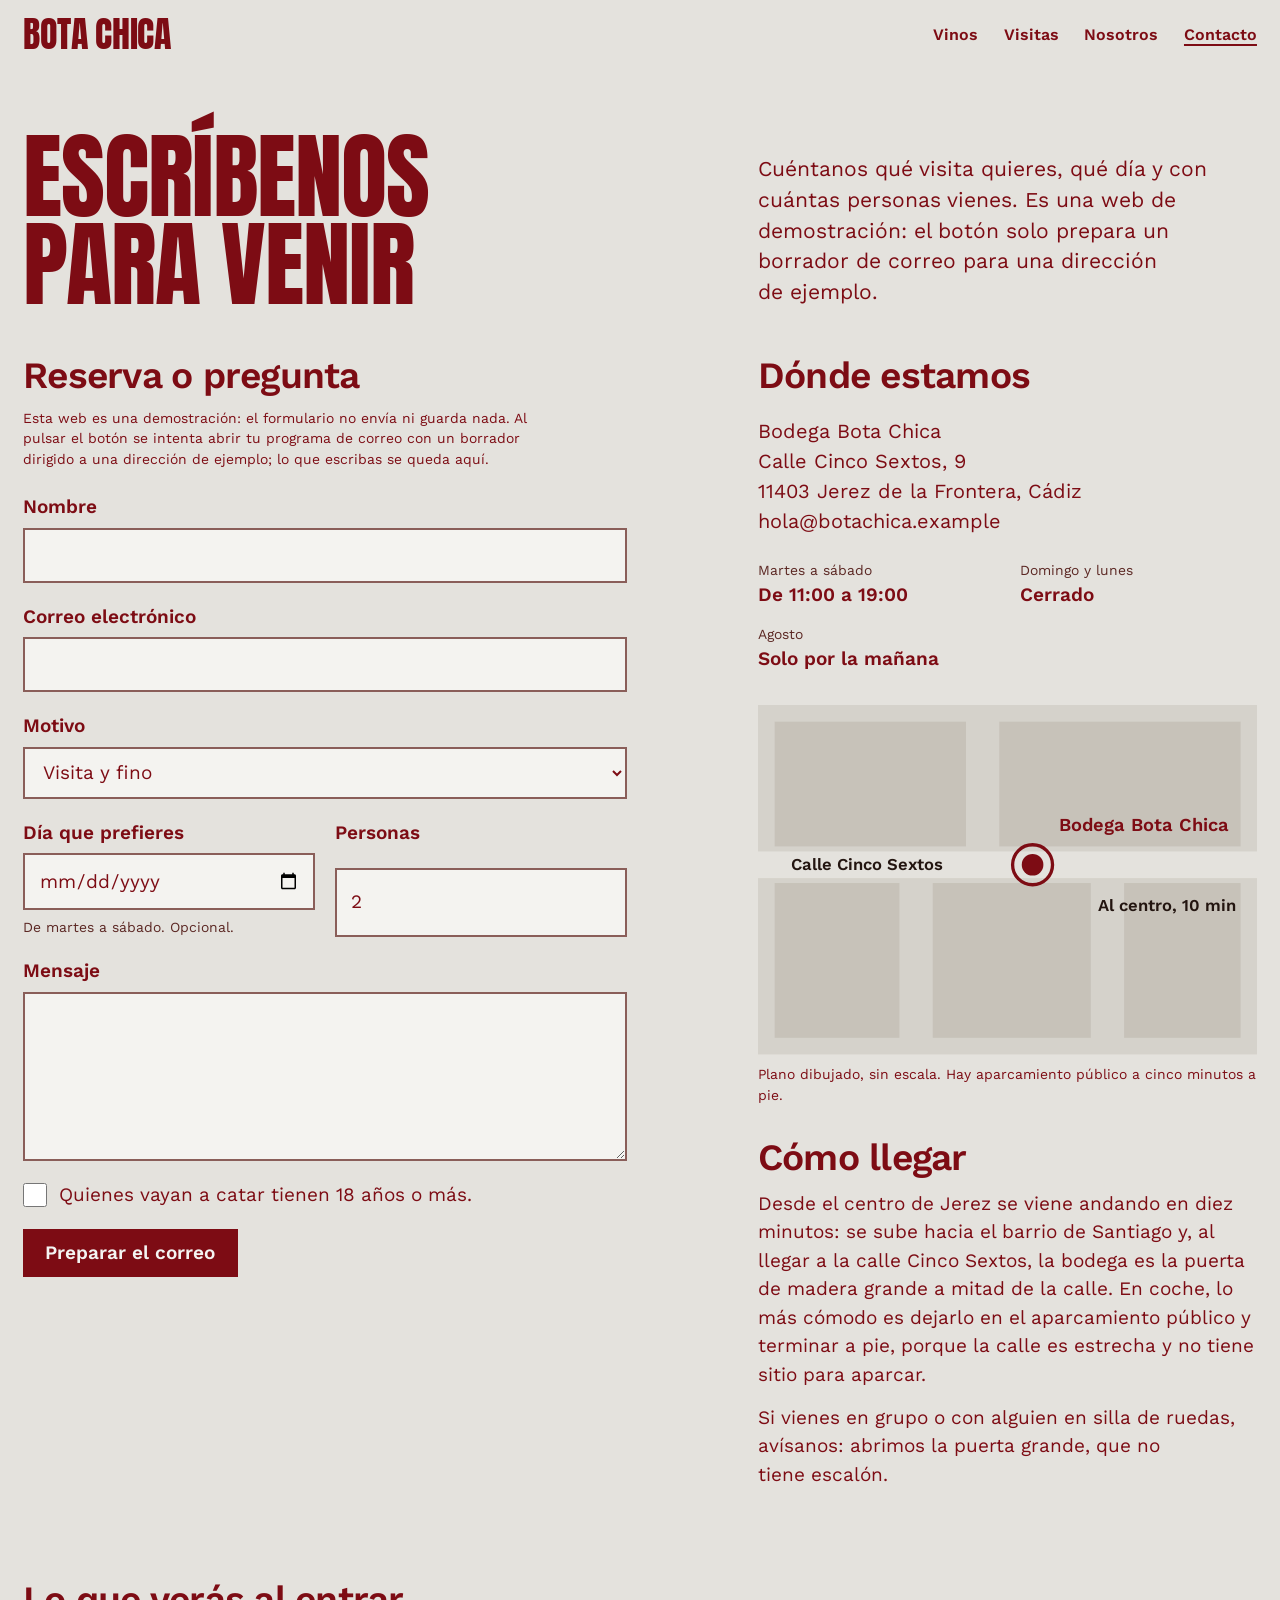
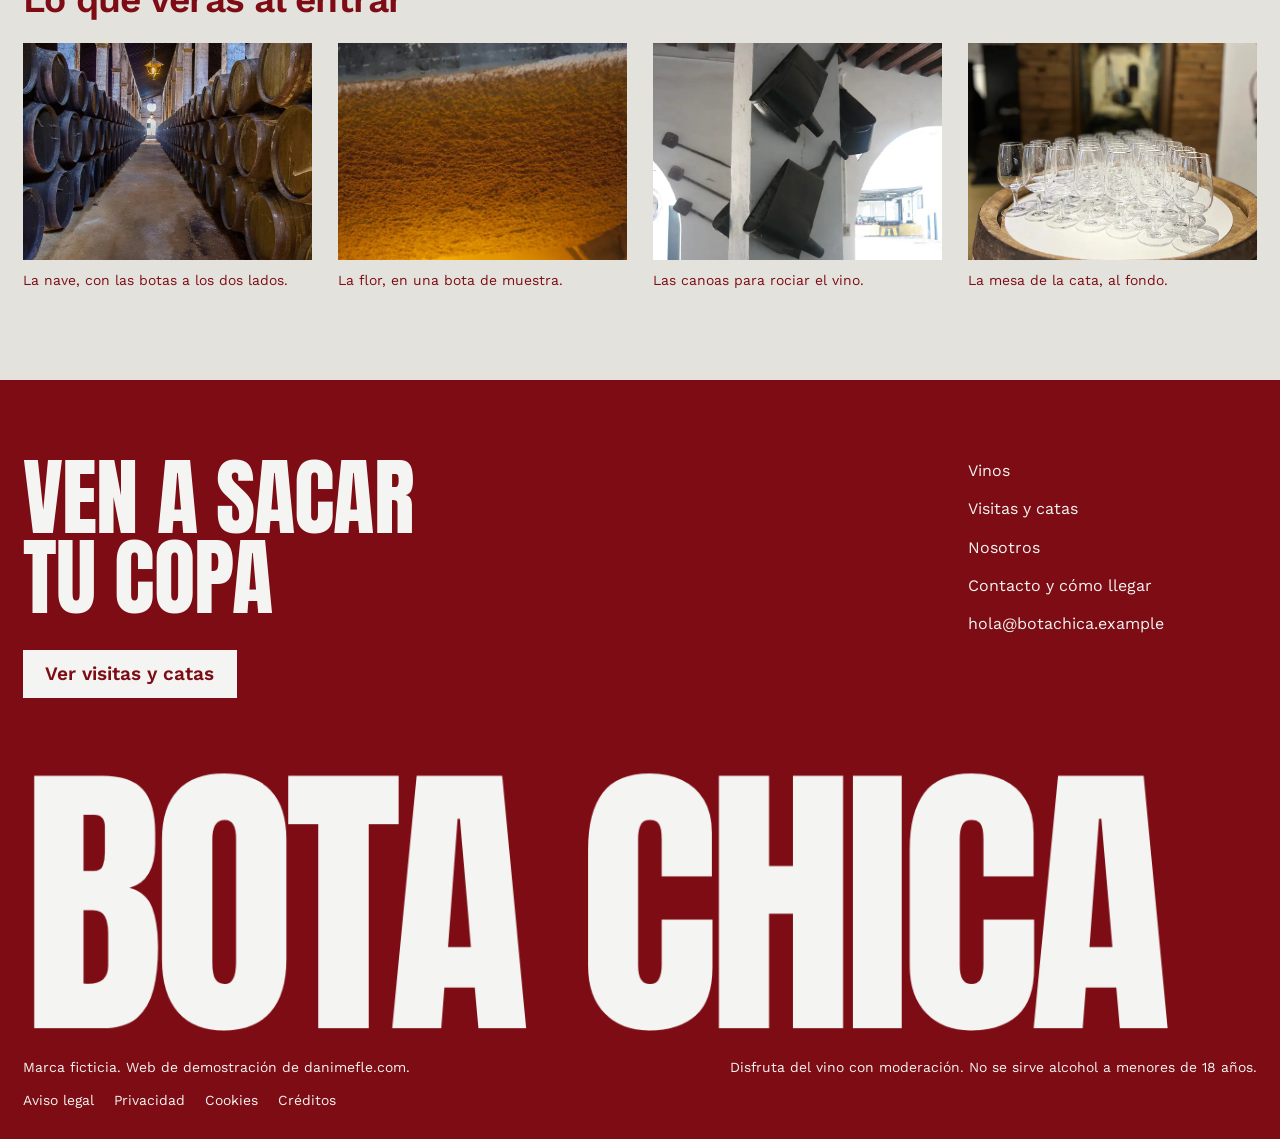
<file: contacto.html>
<!doctype html>
<!--
  contacto.html: Contacto y cómo llegar · Bodega Bota Chica
  Web de demostración de una bodega ficticia de vino de Jerez. HTML, CSS y JS en ficheros propios (la CSP no deja código en línea).
  Demo website for a fictional sherry bodega. HTML, CSS and JS in their own files (the CSP forbids inline code).
-->
<html lang="es">
<head>
  <meta charset="utf-8">
  <meta name="viewport" content="width=device-width, initial-scale=1">
  <title>Contacto y cómo llegar · Bodega Bota Chica</title>
  <meta name="description" content="Reserva una visita o una cata en Bodega Bota Chica: formulario, dirección en la calle Cinco Sextos de Jerez, horario y plano para llegar.">
  <!-- Marca ficticia: no debe salir en buscadores / Fictional brand: keep it out of search engines -->
  <meta name="robots" content="noindex, follow">
  <link rel="canonical" href="https://botachica.danimefle.com/contacto">
  <meta name="theme-color" content="#e4e2dd">
  <!-- Open Graph y Twitter / Open Graph and Twitter -->
  <meta property="og:type" content="website">
  <meta property="og:locale" content="es_ES">
  <meta property="og:site_name" content="Bodega Bota Chica">
  <meta property="og:title" content="Contacto y cómo llegar · Bodega Bota Chica">
  <meta property="og:description" content="Reserva una visita o una cata en Bodega Bota Chica: formulario, dirección en la calle Cinco Sextos de Jerez, horario y plano para llegar.">
  <meta property="og:url" content="https://botachica.danimefle.com/contacto">
  <meta property="og:image" content="https://botachica.danimefle.com/assets/og/contacto.jpg">
  <meta property="og:image:width" content="1200">
  <meta property="og:image:height" content="630">
  <meta name="twitter:card" content="summary_large_image">
  <meta name="twitter:title" content="Contacto y cómo llegar · Bodega Bota Chica">
  <meta name="twitter:description" content="Reserva una visita o una cata en Bodega Bota Chica: formulario, dirección en la calle Cinco Sextos de Jerez, horario y plano para llegar.">
  <meta name="twitter:image" content="https://botachica.danimefle.com/assets/og/contacto.jpg">
  <!-- Iconos y manifiesto / Icons and manifest -->
  <link rel="icon" href="assets/favicon.svg" type="image/svg+xml">
  <link rel="icon" href="assets/favicon-32.png" type="image/png" sizes="32x32">
  <link rel="apple-touch-icon" href="assets/apple-touch-icon.png">
  <link rel="manifest" href="site.webmanifest">
  <!-- Fuentes locales precargadas / Local fonts preloaded -->
  <link rel="preload" href="assets/fonts/anton-400-latin.woff2" as="font" type="font/woff2" crossorigin>
  <link rel="preload" href="assets/fonts/work-sans-var-latin.woff2" as="font" type="font/woff2" crossorigin>
  <link rel="stylesheet" href="assets/css/bota-chica.css">
  <!-- Marca html.js antes de pintar / Marks html.js before paint -->
  <script src="assets/js/early.js"></script>
  <script src="assets/js/bota-chica.js" defer></script>
  <!-- Analítica sin cookies / Cookieless analytics -->
  <script defer data-domain="botachica.danimefle.com" src="https://analytics.danimefle.com/js/script.js"></script>
</head>
<body>
  <a class="saltar" href="#contenido">Saltar al contenido</a>
  <!-- ============ BARRA: nombre y navegación / BAR: name and navigation ============ -->
  <header class="barra">
    <div class="barra__in">
      <a class="barra__marca" href="index.html" aria-label="Bodega Bota Chica, portada">Bota Chica</a>
      <nav class="nav nav--barra" aria-label="Principal">
        <button class="nav__toggle" type="button" aria-expanded="false" aria-controls="nav-lista">Menú</button>
        <ul class="nav__list" id="nav-lista">
          <li><a class="nav__link" href="vinos.html">Vinos</a></li>
          <li><a class="nav__link" href="visitas.html">Visitas</a></li>
          <li><a class="nav__link" href="sobre-nosotros.html">Nosotros</a></li>
          <li><a class="nav__link" href="contacto.html" aria-current="page">Contacto</a></li>
        </ul>
      </nav>
    </div>
  </header>
  <main id="contenido">
    <!-- ============ CABECERA / HEAD ============ -->
    <section class="cab cab--contacto" aria-labelledby="titulo">
      <div class="cab__texto cab__texto--fila">
        <h1 class="display" id="titulo">Escríbenos para venir</h1>
        <p class="cab__lead">Cuéntanos qué visita quieres, qué día y con cuántas personas vienes. Es una web de demostración: el botón solo prepara un borrador de correo para una dirección de ejemplo.</p>
      </div>
    </section>

    <div class="contacto">
      <!-- ============ FORMULARIO (abre el correo, no envía nada) / FORM (opens mail, sends nothing) ============ -->
      <section class="contacto__form" aria-labelledby="t-form">
        <h2 class="head" id="t-form">Reserva o pregunta</h2>
        <p class="small contacto__aviso" id="form-aviso">Esta web es una demostración: el formulario no envía ni guarda nada. Al pulsar el botón se intenta abrir tu programa de correo con un borrador dirigido a una dirección de ejemplo; lo que escribas se queda aquí.</p>
        <form class="form" id="form-contacto" data-to="hola@botachica.example" novalidate aria-describedby="form-aviso">
          <div class="campo">
            <label for="f-nombre">Nombre</label>
            <input id="f-nombre" type="text" autocomplete="name" required aria-describedby="e-nombre">
            <p class="campo__error" id="e-nombre" hidden>Escribe tu nombre.</p>
          </div>
          <div class="campo">
            <label for="f-correo">Correo electrónico</label>
            <input id="f-correo" type="email" autocomplete="email" required aria-describedby="e-correo">
            <p class="campo__error" id="e-correo" hidden>Escribe un correo con el formato nombre@dominio.es.</p>
          </div>
          <div class="campo">
            <label for="f-motivo">Motivo</label>
            <select id="f-motivo">
              <option>Visita y fino</option>
              <option>Cata de cuatro</option>
              <option>Venencia en mano</option>
              <option>Oloroso y queso</option>
              <option>La sacristía (con cita)</option>
              <option>Grupo de más de doce personas</option>
              <option>Otra pregunta</option>
            </select>
          </div>
          <div class="campo-fila">
            <div class="campo">
              <label for="f-fecha">Día que prefieres</label>
              <input id="f-fecha" type="date" aria-describedby="a-fecha">
              <p class="small campo__ayuda" id="a-fecha">De martes a sábado. Opcional.</p>
            </div>
            <div class="campo">
              <label for="f-personas">Personas</label>
              <input id="f-personas" type="number" min="1" max="40" value="2" inputmode="numeric" aria-describedby="e-personas">
              <p class="campo__error" id="e-personas" hidden>Pon un número entre 1 y 40.</p>
            </div>
          </div>
          <div class="campo">
            <label for="f-mensaje">Mensaje</label>
            <textarea id="f-mensaje" rows="5" required aria-describedby="e-mensaje"></textarea>
            <p class="campo__error" id="e-mensaje" hidden>Escribe unas palabras sobre lo que necesitas.</p>
          </div>
          <div class="campo campo--check">
            <input id="f-edad" type="checkbox" required aria-describedby="e-edad">
            <label for="f-edad">Quienes vayan a catar tienen 18 años o más.</label>
            <p class="campo__error" id="e-edad" hidden>Marca la casilla: las catas son solo para mayores de edad.</p>
          </div>
          <button class="button" type="submit" disabled>Preparar el correo</button>
          <!-- Aviso visible por defecto: el script lo oculta al activar el botón (también sale si el script falla) -->
          <!-- Note visible by default: the script hides it when enabling the button (it also shows if the script fails) -->
          <p class="form__nojs" id="form-nojs">Sin JavaScript el botón no hace nada. Puedes escribir directamente a <a class="link link--en-texto" href="mailto:hola@botachica.example">hola@botachica.example</a> (dirección de ejemplo).</p>
          <p class="form__estado" id="form-estado" role="status" aria-live="polite"></p>
        </form>
      </section>

      <!-- ============ DIRECCIÓN, HORARIO Y PLANO / ADDRESS, HOURS AND MAP ============ -->
      <section class="contacto__donde" aria-labelledby="t-donde">
        <h2 class="head" id="t-donde">Dónde estamos</h2>
        <address class="contacto__dir">
          Bodega Bota Chica<br>
          Calle Cinco Sextos, 9<br>
          11403 Jerez de la Frontera, Cádiz<br>
          <a class="link" href="mailto:hola@botachica.example">hola@botachica.example</a>
        </address>
        <dl class="ficha contacto__horas">
          <div><dt>Martes a sábado</dt><dd>De 11:00 a 19:00</dd></div>
          <div><dt>Domingo y lunes</dt><dd>Cerrado</dd></div>
          <div><dt>Agosto</dt><dd>Solo por la mañana</dd></div>
        </dl>
        <figure class="mapa" id="mapa">
          <svg viewBox="0 0 600 420" role="img" aria-labelledby="mapa-t mapa-d">
            <title id="mapa-t">Plano orientativo de la calle Cinco Sextos</title>
            <desc id="mapa-d">Plano dibujado: la bodega está a mitad de la calle Cinco Sextos, una calle estrecha entre dos manzanas, a unos diez minutos a pie del centro.</desc>
            <rect class="mapa__suelo" x="0" y="0" width="600" height="420"/>
            <g class="mapa__manzanas">
              <rect x="20" y="20" width="230" height="150"/><rect x="290" y="20" width="290" height="150"/>
              <rect x="20" y="214" width="150" height="186"/><rect x="210" y="214" width="190" height="186"/><rect x="440" y="214" width="140" height="186"/>
            </g>
            <rect class="mapa__calle" x="0" y="176" width="600" height="32"/>
            <circle class="mapa__punto-aro" cx="330" cy="192" r="24"/>
            <circle class="mapa__punto" cx="330" cy="192" r="13"/>
            <text class="mapa__texto" x="40" y="198">Calle Cinco Sextos</text>
            <text class="mapa__texto mapa__texto--marca" x="362" y="152">Bodega Bota Chica</text>
            <text class="mapa__texto" x="575" y="248" text-anchor="end">Al centro, 10 min</text>
          </svg>
          <figcaption class="small">Plano dibujado, sin escala. Hay aparcamiento público a cinco minutos a pie.</figcaption>
        </figure>
        <h3 class="head contacto__sub">Cómo llegar</h3>
        <p>Desde el centro de Jerez se viene andando en diez minutos: se sube hacia el barrio de Santiago y, al llegar a la calle Cinco Sextos, la bodega es la puerta de madera grande a mitad de la calle. En coche, lo más cómodo es dejarlo en el aparcamiento público y terminar a pie, porque la calle es estrecha y no tiene sitio para aparcar.</p>
        <p>Si vienes en grupo o con alguien en silla de ruedas, avísanos: abrimos la puerta grande, que no tiene escalón.</p>
      </section>
    </div>

    <!-- ============ LO QUE VERÁS / WHAT YOU WILL SEE ============ -->
    <section class="veras" aria-labelledby="t-veras">
      <h2 class="head" id="t-veras" data-reveal>Lo que verás al entrar</h2>
      <ul class="veras__lista">
        <li><figure data-shutter><img src="assets/img/bodega-nave-960.webp" width="960" height="640" loading="lazy" alt="Pasillo de una nave de bodega entre dos hileras de botas"><figcaption class="small">La nave, con las botas a los dos lados.</figcaption></figure></li>
        <li><figure data-shutter><img src="assets/img/velo-de-flor-700.webp" width="700" height="466" loading="lazy" alt="Velo de flor sobre el vino dentro de una bota"><figcaption class="small">La flor, en una bota de muestra.</figcaption></figure></li>
        <li><figure data-shutter><img src="assets/img/canoas-800.webp" width="800" height="1066" loading="lazy" alt="Canoas de metal colgadas de una columna encalada"><figcaption class="small">Las canoas para rociar el vino.</figcaption></figure></li>
        <li><figure data-shutter><img src="assets/img/catavinos-bota-900.webp" width="900" height="1200" loading="lazy" alt="Catavinos vacíos preparados sobre la tapa de una bota"><figcaption class="small">La mesa de la cata, al fondo.</figcaption></figure></li>
      </ul>
    </section>
  </main>
  <!-- ============ PIE: invitación, enlaces y nombre entero ============ -->
  <!-- ============ FOOTER: invitation, links and the whole name ============ -->
  <footer class="pie">
    <div class="pie__top">
      <div class="pie__invita">
        <h2 class="big lines pie__frase" data-reveal>
          <span class="line"><span data-line style="--i:0">Ven a sacar</span></span>
          <span class="line"><span data-line style="--i:1">tu copa</span></span>
        </h2>
        <a class="button button--chalk" href="visitas.html" data-reveal style="--i:2">Ver visitas y catas</a>
      </div>
      <nav class="pie__links" aria-label="Pie" data-reveal style="--i:3">
        <ul>
          <li><a class="link" href="vinos.html">Vinos</a></li>
          <li><a class="link" href="visitas.html">Visitas y catas</a></li>
          <li><a class="link" href="sobre-nosotros.html">Nosotros</a></li>
          <li><a class="link" href="contacto.html">Contacto y cómo llegar</a></li>
          <li><a class="link" href="mailto:hola@botachica.example">hola@botachica.example</a></li>
        </ul>
      </nav>
    </div>
    <!-- Base del pie: el nombre entero a la izquierda y lo legal a la derecha -->
    <!-- Footer base: the whole name on the left, the legal lines on the right -->
    <div class="pie__base">
      <p class="mark mark--pie" aria-hidden="true" data-mark="pie"><span class="mark__word">Bota Chica</span></p>
      <div class="pie__legal small">
        <p>Marca ficticia. <a class="link" href="https://danimefle.com">Web de demostración de danimefle.com</a>.</p>
        <p>Disfruta del vino con moderación. No se sirve alcohol a menores de 18 años.</p>
        <ul class="pie__legales">
          <li><a class="link" href="aviso-legal.html">Aviso legal</a></li>
          <li><a class="link" href="privacidad.html">Privacidad</a></li>
          <li><a class="link" href="cookies.html">Cookies</a></li>
          <li><a class="link" href="creditos.html">Créditos</a></li>
        </ul>
      </div>
    </div>
  </footer>

</body>
</html>
</file>
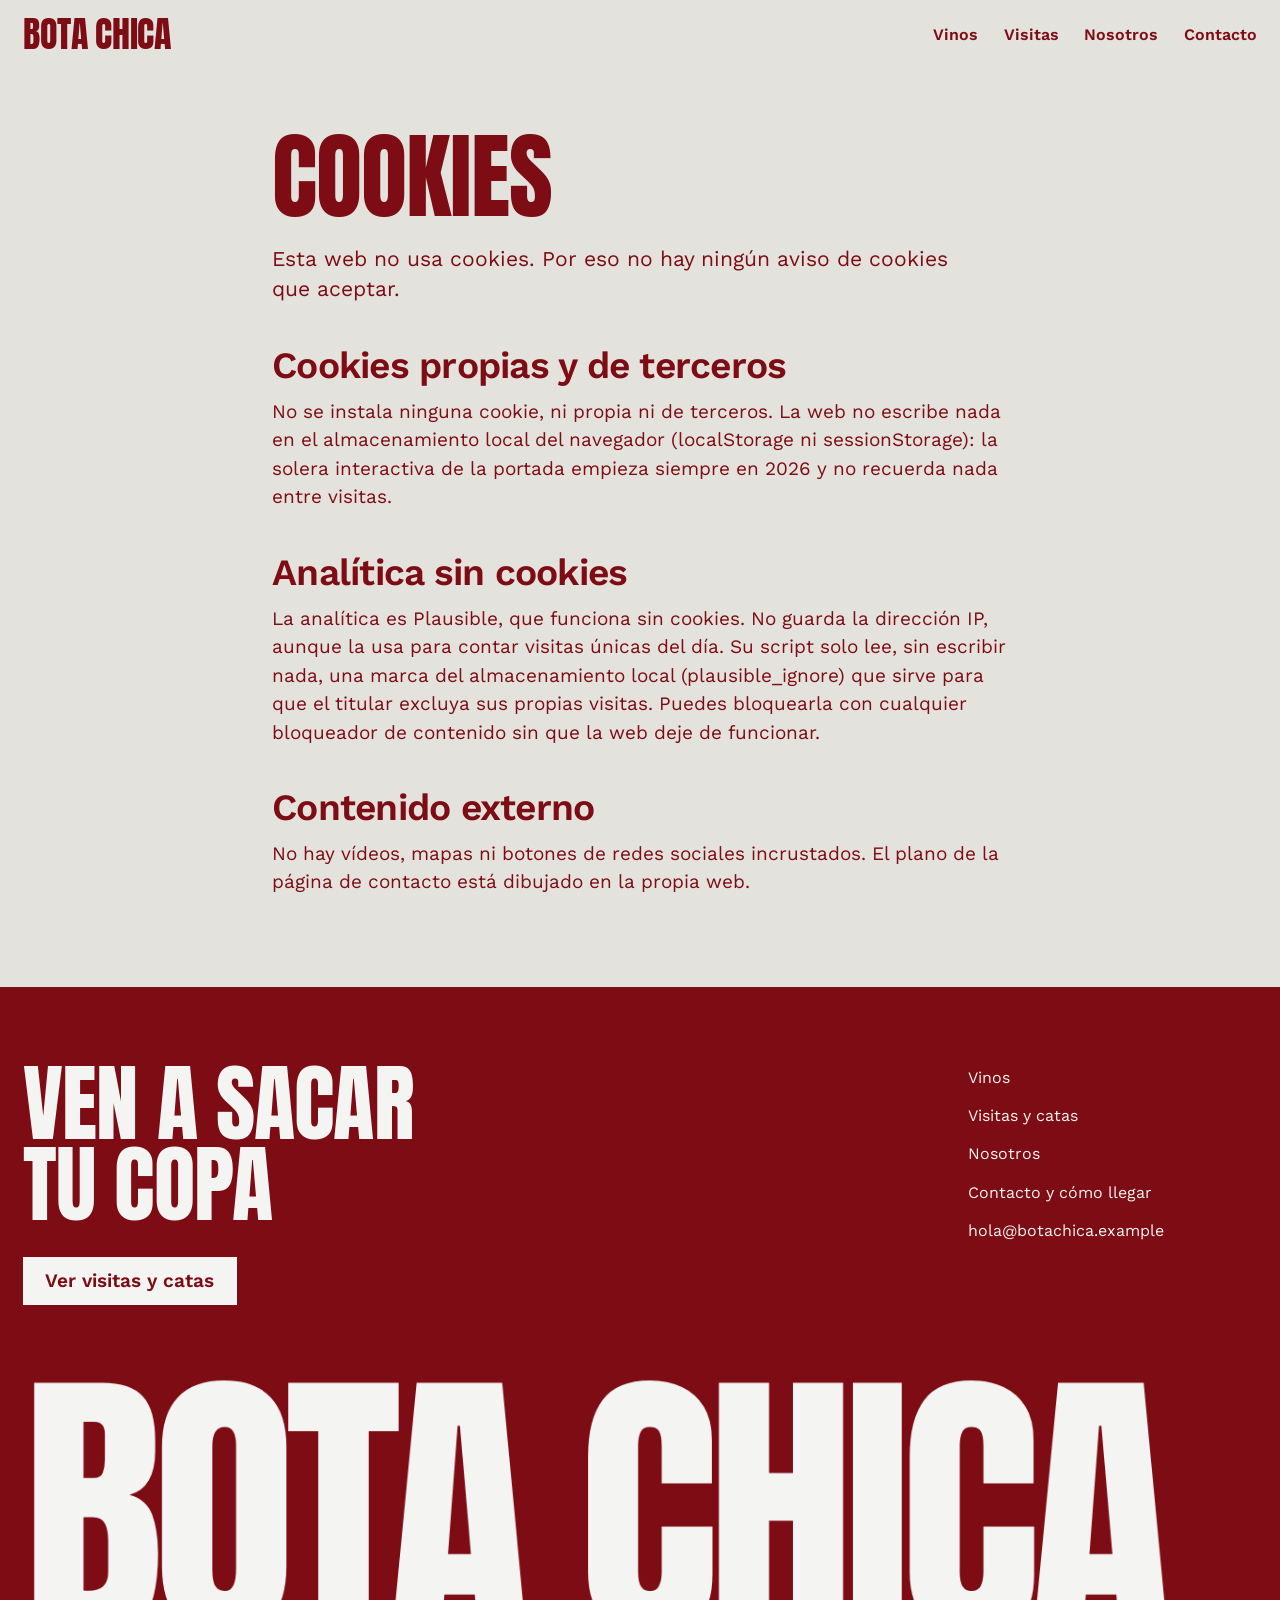
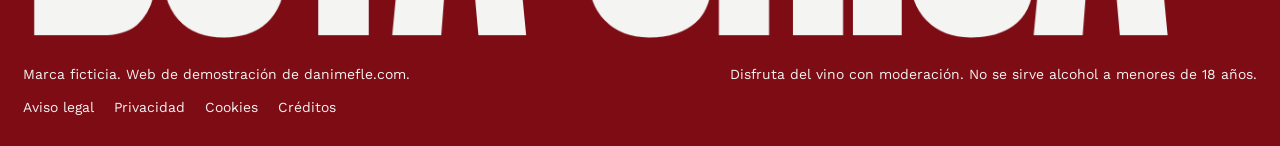
<file: cookies.html>
<!doctype html>
<!--
  cookies.html: Cookies · Bodega Bota Chica
  Web de demostración de una bodega ficticia de vino de Jerez. HTML, CSS y JS en ficheros propios (la CSP no deja código en línea).
  Demo website for a fictional sherry bodega. HTML, CSS and JS in their own files (the CSP forbids inline code).
-->
<html lang="es">
<head>
  <meta charset="utf-8">
  <meta name="viewport" content="width=device-width, initial-scale=1">
  <title>Cookies · Bodega Bota Chica</title>
  <meta name="description" content="La web de demostración de Bodega Bota Chica no usa cookies ni almacenamiento local.">
  <!-- Marca ficticia: no debe salir en buscadores / Fictional brand: keep it out of search engines -->
  <meta name="robots" content="noindex, follow">
  <link rel="canonical" href="https://botachica.danimefle.com/cookies">
  <meta name="theme-color" content="#e4e2dd">
  <!-- Open Graph y Twitter / Open Graph and Twitter -->
  <meta property="og:type" content="website">
  <meta property="og:locale" content="es_ES">
  <meta property="og:site_name" content="Bodega Bota Chica">
  <meta property="og:title" content="Cookies · Bodega Bota Chica">
  <meta property="og:description" content="La web de demostración de Bodega Bota Chica no usa cookies ni almacenamiento local.">
  <meta property="og:url" content="https://botachica.danimefle.com/cookies">
  <meta property="og:image" content="https://botachica.danimefle.com/assets/og/legal.jpg">
  <meta property="og:image:width" content="1200">
  <meta property="og:image:height" content="630">
  <meta name="twitter:card" content="summary_large_image">
  <meta name="twitter:title" content="Cookies · Bodega Bota Chica">
  <meta name="twitter:description" content="La web de demostración de Bodega Bota Chica no usa cookies ni almacenamiento local.">
  <meta name="twitter:image" content="https://botachica.danimefle.com/assets/og/legal.jpg">
  <!-- Iconos y manifiesto / Icons and manifest -->
  <link rel="icon" href="assets/favicon.svg" type="image/svg+xml">
  <link rel="icon" href="assets/favicon-32.png" type="image/png" sizes="32x32">
  <link rel="apple-touch-icon" href="assets/apple-touch-icon.png">
  <link rel="manifest" href="site.webmanifest">
  <!-- Fuentes locales precargadas / Local fonts preloaded -->
  <link rel="preload" href="assets/fonts/anton-400-latin.woff2" as="font" type="font/woff2" crossorigin>
  <link rel="preload" href="assets/fonts/work-sans-var-latin.woff2" as="font" type="font/woff2" crossorigin>
  <link rel="stylesheet" href="assets/css/bota-chica.css">
  <!-- Marca html.js antes de pintar / Marks html.js before paint -->
  <script src="assets/js/early.js"></script>
  <script src="assets/js/bota-chica.js" defer></script>
  <!-- Analítica sin cookies / Cookieless analytics -->
  <script defer data-domain="botachica.danimefle.com" src="https://analytics.danimefle.com/js/script.js"></script>
</head>
<body>
  <a class="saltar" href="#contenido">Saltar al contenido</a>
  <!-- ============ BARRA: nombre y navegación / BAR: name and navigation ============ -->
  <header class="barra">
    <div class="barra__in">
      <a class="barra__marca" href="index.html" aria-label="Bodega Bota Chica, portada">Bota Chica</a>
      <nav class="nav nav--barra" aria-label="Principal">
        <button class="nav__toggle" type="button" aria-expanded="false" aria-controls="nav-lista">Menú</button>
        <ul class="nav__list" id="nav-lista">
          <li><a class="nav__link" href="vinos.html">Vinos</a></li>
          <li><a class="nav__link" href="visitas.html">Visitas</a></li>
          <li><a class="nav__link" href="sobre-nosotros.html">Nosotros</a></li>
          <li><a class="nav__link" href="contacto.html">Contacto</a></li>
        </ul>
      </nav>
    </div>
  </header>
  <main id="contenido" class="prosa-pagina">
    <div class="prosa">
    <h1 class="display prosa__titulo">Cookies</h1>
    <p class="prosa__lead">Esta web no usa cookies. Por eso no hay ningún aviso de cookies que aceptar.</p>
    <h2 class="head" data-reveal>Cookies propias y de terceros</h2>
    <p data-reveal>No se instala ninguna cookie, ni propia ni de terceros. La web no escribe nada en el almacenamiento local del navegador (localStorage ni sessionStorage): la solera interactiva de la portada empieza siempre en 2026 y no recuerda nada entre visitas.</p>
    <h2 class="head" data-reveal>Analítica sin cookies</h2>
    <p data-reveal>La analítica es Plausible, que funciona sin cookies. No guarda la dirección IP, aunque la usa para contar visitas únicas del día. Su script solo lee, sin escribir nada, una marca del almacenamiento local (plausible_ignore) que sirve para que el titular excluya sus propias visitas. Puedes bloquearla con cualquier bloqueador de contenido sin que la web deje de funcionar.</p>
    <h2 class="head" data-reveal>Contenido externo</h2>
    <p data-reveal>No hay vídeos, mapas ni botones de redes sociales incrustados. El plano de la página de contacto está dibujado en la propia web.</p>
    </div>
  </main>
  <!-- ============ PIE: invitación, enlaces y nombre entero ============ -->
  <!-- ============ FOOTER: invitation, links and the whole name ============ -->
  <footer class="pie">
    <div class="pie__top">
      <div class="pie__invita">
        <h2 class="big lines pie__frase" data-reveal>
          <span class="line"><span data-line style="--i:0">Ven a sacar</span></span>
          <span class="line"><span data-line style="--i:1">tu copa</span></span>
        </h2>
        <a class="button button--chalk" href="visitas.html" data-reveal style="--i:2">Ver visitas y catas</a>
      </div>
      <nav class="pie__links" aria-label="Pie" data-reveal style="--i:3">
        <ul>
          <li><a class="link" href="vinos.html">Vinos</a></li>
          <li><a class="link" href="visitas.html">Visitas y catas</a></li>
          <li><a class="link" href="sobre-nosotros.html">Nosotros</a></li>
          <li><a class="link" href="contacto.html">Contacto y cómo llegar</a></li>
          <li><a class="link" href="mailto:hola@botachica.example">hola@botachica.example</a></li>
        </ul>
      </nav>
    </div>
    <!-- Base del pie: el nombre entero a la izquierda y lo legal a la derecha -->
    <!-- Footer base: the whole name on the left, the legal lines on the right -->
    <div class="pie__base">
      <p class="mark mark--pie" aria-hidden="true" data-mark="pie"><span class="mark__word">Bota Chica</span></p>
      <div class="pie__legal small">
        <p>Marca ficticia. <a class="link" href="https://danimefle.com">Web de demostración de danimefle.com</a>.</p>
        <p>Disfruta del vino con moderación. No se sirve alcohol a menores de 18 años.</p>
        <ul class="pie__legales">
          <li><a class="link" href="aviso-legal.html">Aviso legal</a></li>
          <li><a class="link" href="privacidad.html">Privacidad</a></li>
          <li><a class="link" href="cookies.html">Cookies</a></li>
          <li><a class="link" href="creditos.html">Créditos</a></li>
        </ul>
      </div>
    </div>
  </footer>

</body>
</html>
</file>
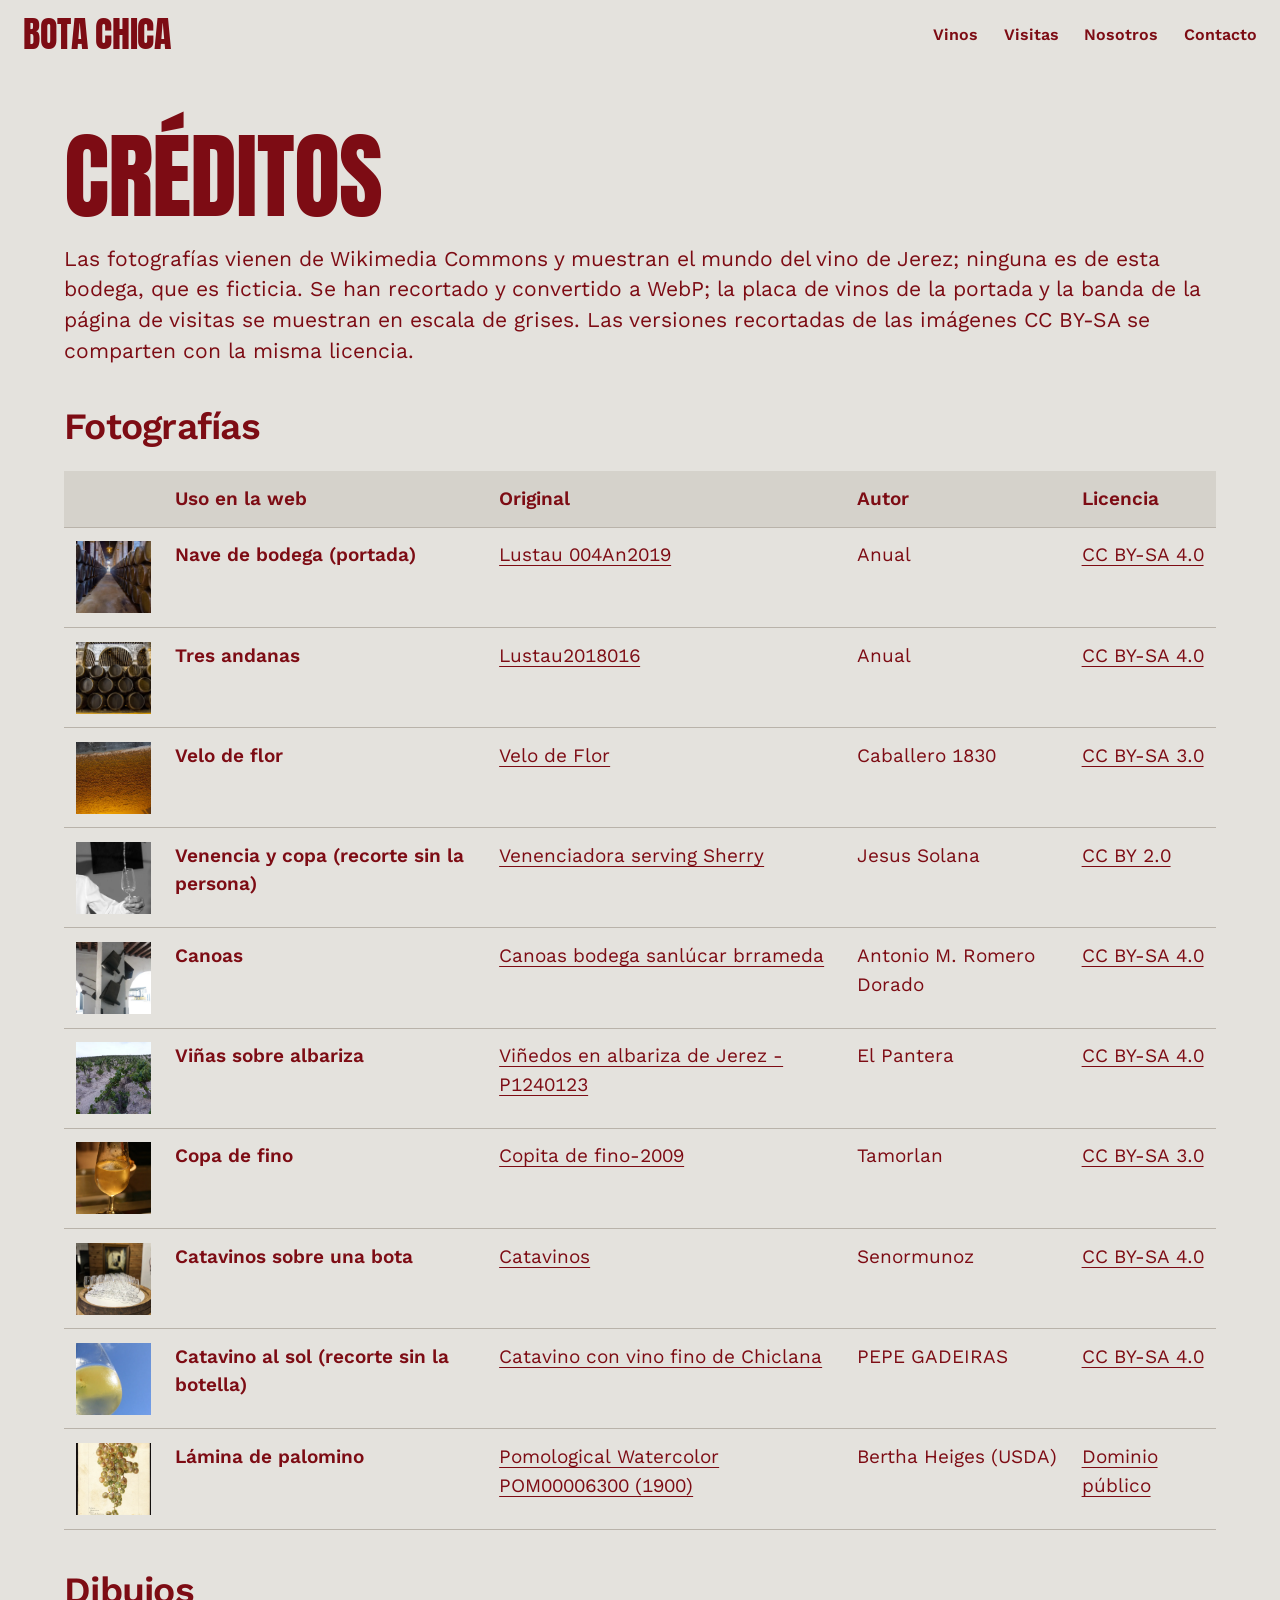
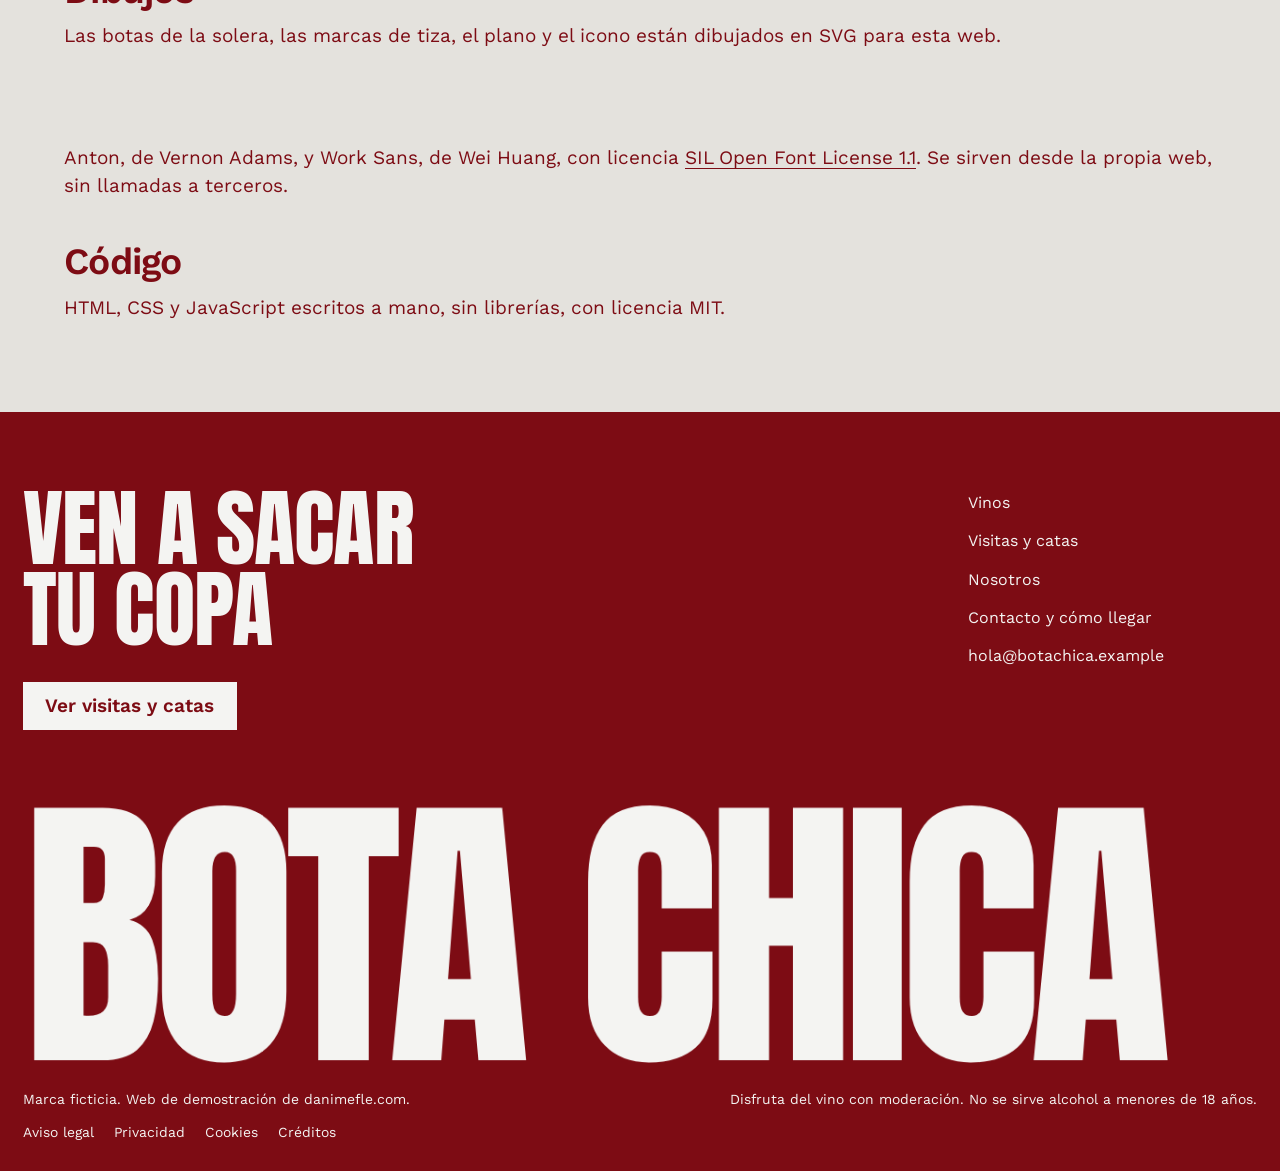
<file: creditos.html>
<!doctype html>
<!--
  creditos.html: Créditos · Bodega Bota Chica
  Web de demostración de una bodega ficticia de vino de Jerez. HTML, CSS y JS en ficheros propios (la CSP no deja código en línea).
  Demo website for a fictional sherry bodega. HTML, CSS and JS in their own files (the CSP forbids inline code).
-->
<html lang="es">
<head>
  <meta charset="utf-8">
  <meta name="viewport" content="width=device-width, initial-scale=1">
  <title>Créditos · Bodega Bota Chica</title>
  <meta name="description" content="Créditos de las fotografías, fuentes y código de la web de demostración de Bodega Bota Chica.">
  <!-- Marca ficticia: no debe salir en buscadores / Fictional brand: keep it out of search engines -->
  <meta name="robots" content="noindex, follow">
  <link rel="canonical" href="https://botachica.danimefle.com/creditos">
  <meta name="theme-color" content="#e4e2dd">
  <!-- Open Graph y Twitter / Open Graph and Twitter -->
  <meta property="og:type" content="website">
  <meta property="og:locale" content="es_ES">
  <meta property="og:site_name" content="Bodega Bota Chica">
  <meta property="og:title" content="Créditos · Bodega Bota Chica">
  <meta property="og:description" content="Créditos de las fotografías, fuentes y código de la web de demostración de Bodega Bota Chica.">
  <meta property="og:url" content="https://botachica.danimefle.com/creditos">
  <meta property="og:image" content="https://botachica.danimefle.com/assets/og/legal.jpg">
  <meta property="og:image:width" content="1200">
  <meta property="og:image:height" content="630">
  <meta name="twitter:card" content="summary_large_image">
  <meta name="twitter:title" content="Créditos · Bodega Bota Chica">
  <meta name="twitter:description" content="Créditos de las fotografías, fuentes y código de la web de demostración de Bodega Bota Chica.">
  <meta name="twitter:image" content="https://botachica.danimefle.com/assets/og/legal.jpg">
  <!-- Iconos y manifiesto / Icons and manifest -->
  <link rel="icon" href="assets/favicon.svg" type="image/svg+xml">
  <link rel="icon" href="assets/favicon-32.png" type="image/png" sizes="32x32">
  <link rel="apple-touch-icon" href="assets/apple-touch-icon.png">
  <link rel="manifest" href="site.webmanifest">
  <!-- Fuentes locales precargadas / Local fonts preloaded -->
  <link rel="preload" href="assets/fonts/anton-400-latin.woff2" as="font" type="font/woff2" crossorigin>
  <link rel="preload" href="assets/fonts/work-sans-var-latin.woff2" as="font" type="font/woff2" crossorigin>
  <link rel="stylesheet" href="assets/css/bota-chica.css">
  <!-- Marca html.js antes de pintar / Marks html.js before paint -->
  <script src="assets/js/early.js"></script>
  <script src="assets/js/bota-chica.js" defer></script>
  <!-- Analítica sin cookies / Cookieless analytics -->
  <script defer data-domain="botachica.danimefle.com" src="https://analytics.danimefle.com/js/script.js"></script>
</head>
<body>
  <a class="saltar" href="#contenido">Saltar al contenido</a>
  <!-- ============ BARRA: nombre y navegación / BAR: name and navigation ============ -->
  <header class="barra">
    <div class="barra__in">
      <a class="barra__marca" href="index.html" aria-label="Bodega Bota Chica, portada">Bota Chica</a>
      <nav class="nav nav--barra" aria-label="Principal">
        <button class="nav__toggle" type="button" aria-expanded="false" aria-controls="nav-lista">Menú</button>
        <ul class="nav__list" id="nav-lista">
          <li><a class="nav__link" href="vinos.html">Vinos</a></li>
          <li><a class="nav__link" href="visitas.html">Visitas</a></li>
          <li><a class="nav__link" href="sobre-nosotros.html">Nosotros</a></li>
          <li><a class="nav__link" href="contacto.html">Contacto</a></li>
        </ul>
      </nav>
    </div>
  </header>
  <main id="contenido" class="prosa-pagina">
    <div class="prosa">
    <h1 class="display prosa__titulo">Créditos</h1>
    <p class="prosa__lead">Las fotografías vienen de Wikimedia Commons y muestran el mundo del vino de Jerez; ninguna es de esta bodega, que es ficticia. Se han recortado y convertido a WebP; la placa de vinos de la portada y la banda de la página de visitas se muestran en escala de grises. Las versiones recortadas de las imágenes CC BY-SA se comparten con la misma licencia.</p>
    <h2 class="head" data-reveal>Fotografías</h2>
    <div class="tabla-envoltura">
      <table class="tabla tabla--cred">
        <caption class="sr-only">Cada imagen con su original, autor y licencia</caption>
        <thead><tr><th scope="col"><span class="sr-only">Miniatura</span></th><th scope="col">Uso en la web</th><th scope="col">Original</th><th scope="col">Autor</th><th scope="col">Licencia</th></tr></thead>
        <tbody>
        <tr>
          <td><img class="cred__mini" src="assets/img/bodega-nave-960.webp" width="96" height="72" loading="lazy" alt=""></td>
          <th scope="row">Nave de bodega (portada)</th>
          <td><a class="link link--en-texto" href="https://commons.wikimedia.org/wiki/File:Lustau_004An2019.jpg">Lustau 004An2019</a></td>
          <td>Anual</td>
          <td><a class="link link--en-texto" href="https://creativecommons.org/licenses/by-sa/4.0/">CC BY-SA 4.0</a></td>
        </tr>
        <tr>
          <td><img class="cred__mini" src="assets/img/tres-andanas-960.webp" width="96" height="72" loading="lazy" alt=""></td>
          <th scope="row">Tres andanas</th>
          <td><a class="link link--en-texto" href="https://commons.wikimedia.org/wiki/File:Lustau2018016.jpg">Lustau2018016</a></td>
          <td>Anual</td>
          <td><a class="link link--en-texto" href="https://creativecommons.org/licenses/by-sa/4.0/">CC BY-SA 4.0</a></td>
        </tr>
        <tr>
          <td><img class="cred__mini" src="assets/img/velo-de-flor-700.webp" width="96" height="72" loading="lazy" alt=""></td>
          <th scope="row">Velo de flor</th>
          <td><a class="link link--en-texto" href="https://commons.wikimedia.org/wiki/File:Velo_de_Flor.jpg">Velo de Flor</a></td>
          <td>Caballero 1830</td>
          <td><a class="link link--en-texto" href="https://creativecommons.org/licenses/by-sa/3.0/">CC BY-SA 3.0</a></td>
        </tr>
        <tr>
          <td><img class="cred__mini" src="assets/img/venencia-recorte-768.webp" width="96" height="72" loading="lazy" alt=""></td>
          <th scope="row">Venencia y copa (recorte sin la persona)</th>
          <td><a class="link link--en-texto" href="https://commons.wikimedia.org/w/index.php?curid=5029191">Venenciadora serving Sherry</a></td>
          <td>Jesus Solana</td>
          <td><a class="link link--en-texto" href="https://creativecommons.org/licenses/by/2.0/">CC BY 2.0</a></td>
        </tr>
        <tr>
          <td><img class="cred__mini" src="assets/img/canoas-800.webp" width="96" height="72" loading="lazy" alt=""></td>
          <th scope="row">Canoas</th>
          <td><a class="link link--en-texto" href="https://commons.wikimedia.org/wiki/File:Canoas_bodega_sanl%C3%BAcar_brrameda.jpg">Canoas bodega sanlúcar brrameda</a></td>
          <td>Antonio M. Romero Dorado</td>
          <td><a class="link link--en-texto" href="https://creativecommons.org/licenses/by-sa/4.0/">CC BY-SA 4.0</a></td>
        </tr>
        <tr>
          <td><img class="cred__mini" src="assets/img/albariza-600.webp" width="96" height="72" loading="lazy" alt=""></td>
          <th scope="row">Viñas sobre albariza</th>
          <td><a class="link link--en-texto" href="https://commons.wikimedia.org/w/index.php?curid=69319822">Viñedos en albariza de Jerez - P1240123</a></td>
          <td>El Pantera</td>
          <td><a class="link link--en-texto" href="https://creativecommons.org/licenses/by-sa/4.0/">CC BY-SA 4.0</a></td>
        </tr>
        <tr>
          <td><img class="cred__mini" src="assets/img/copita-fino-900.webp" width="96" height="72" loading="lazy" alt=""></td>
          <th scope="row">Copa de fino</th>
          <td><a class="link link--en-texto" href="https://commons.wikimedia.org/wiki/File:Copita_de_fino-2009.jpg">Copita de fino-2009</a></td>
          <td>Tamorlan</td>
          <td><a class="link link--en-texto" href="https://creativecommons.org/licenses/by-sa/3.0/">CC BY-SA 3.0</a></td>
        </tr>
        <tr>
          <td><img class="cred__mini" src="assets/img/catavinos-bota-900.webp" width="96" height="72" loading="lazy" alt=""></td>
          <th scope="row">Catavinos sobre una bota</th>
          <td><a class="link link--en-texto" href="https://commons.wikimedia.org/wiki/File:Catavinos.jpg">Catavinos</a></td>
          <td>Senormunoz</td>
          <td><a class="link link--en-texto" href="https://creativecommons.org/licenses/by-sa/4.0/">CC BY-SA 4.0</a></td>
        </tr>
        <tr>
          <td><img class="cred__mini" src="assets/img/catavino-sol-768.webp" width="96" height="72" loading="lazy" alt=""></td>
          <th scope="row">Catavino al sol (recorte sin la botella)</th>
          <td><a class="link link--en-texto" href="https://commons.wikimedia.org/wiki/File:Catavino_con_vino_fino_de_Chiclana.jpg">Catavino con vino fino de Chiclana</a></td>
          <td>PEPE GADEIRAS</td>
          <td><a class="link link--en-texto" href="https://creativecommons.org/licenses/by-sa/4.0/">CC BY-SA 4.0</a></td>
        </tr>
        <tr>
          <td><img class="cred__mini" src="assets/img/lamina-palomino-900.webp" width="96" height="72" loading="lazy" alt=""></td>
          <th scope="row">Lámina de palomino</th>
          <td><a class="link link--en-texto" href="https://commons.wikimedia.org/wiki/File:Pomological_Watercolor_POM00006300.jpg">Pomological Watercolor POM00006300 (1900)</a></td>
          <td>Bertha Heiges (USDA)</td>
          <td><a class="link link--en-texto" href="https://creativecommons.org/publicdomain/mark/1.0/">Dominio público</a></td>
        </tr>
        </tbody>
      </table>
    </div>
    <h2 class="head" data-reveal>Dibujos</h2>
    <p data-reveal>Las botas de la solera, las marcas de tiza, el plano y el icono están dibujados en SVG para esta web.</p>
    <h2 class="head" data-reveal>Fuentes</h2>
    <p data-reveal>Anton, de Vernon Adams, y Work Sans, de Wei Huang, con licencia <a class="link link--en-texto" href="https://openfontlicense.org">SIL Open Font License 1.1</a>. Se sirven desde la propia web, sin llamadas a terceros.</p>
    <h2 class="head" data-reveal>Código</h2>
    <p data-reveal>HTML, CSS y JavaScript escritos a mano, sin librerías, con licencia MIT.</p>
    </div>
  </main>
  <!-- ============ PIE: invitación, enlaces y nombre entero ============ -->
  <!-- ============ FOOTER: invitation, links and the whole name ============ -->
  <footer class="pie">
    <div class="pie__top">
      <div class="pie__invita">
        <h2 class="big lines pie__frase" data-reveal>
          <span class="line"><span data-line style="--i:0">Ven a sacar</span></span>
          <span class="line"><span data-line style="--i:1">tu copa</span></span>
        </h2>
        <a class="button button--chalk" href="visitas.html" data-reveal style="--i:2">Ver visitas y catas</a>
      </div>
      <nav class="pie__links" aria-label="Pie" data-reveal style="--i:3">
        <ul>
          <li><a class="link" href="vinos.html">Vinos</a></li>
          <li><a class="link" href="visitas.html">Visitas y catas</a></li>
          <li><a class="link" href="sobre-nosotros.html">Nosotros</a></li>
          <li><a class="link" href="contacto.html">Contacto y cómo llegar</a></li>
          <li><a class="link" href="mailto:hola@botachica.example">hola@botachica.example</a></li>
        </ul>
      </nav>
    </div>
    <!-- Base del pie: el nombre entero a la izquierda y lo legal a la derecha -->
    <!-- Footer base: the whole name on the left, the legal lines on the right -->
    <div class="pie__base">
      <p class="mark mark--pie" aria-hidden="true" data-mark="pie"><span class="mark__word">Bota Chica</span></p>
      <div class="pie__legal small">
        <p>Marca ficticia. <a class="link" href="https://danimefle.com">Web de demostración de danimefle.com</a>.</p>
        <p>Disfruta del vino con moderación. No se sirve alcohol a menores de 18 años.</p>
        <ul class="pie__legales">
          <li><a class="link" href="aviso-legal.html">Aviso legal</a></li>
          <li><a class="link" href="privacidad.html">Privacidad</a></li>
          <li><a class="link" href="cookies.html">Cookies</a></li>
          <li><a class="link" href="creditos.html">Créditos</a></li>
        </ul>
      </div>
    </div>
  </footer>

</body>
</html>
</file>
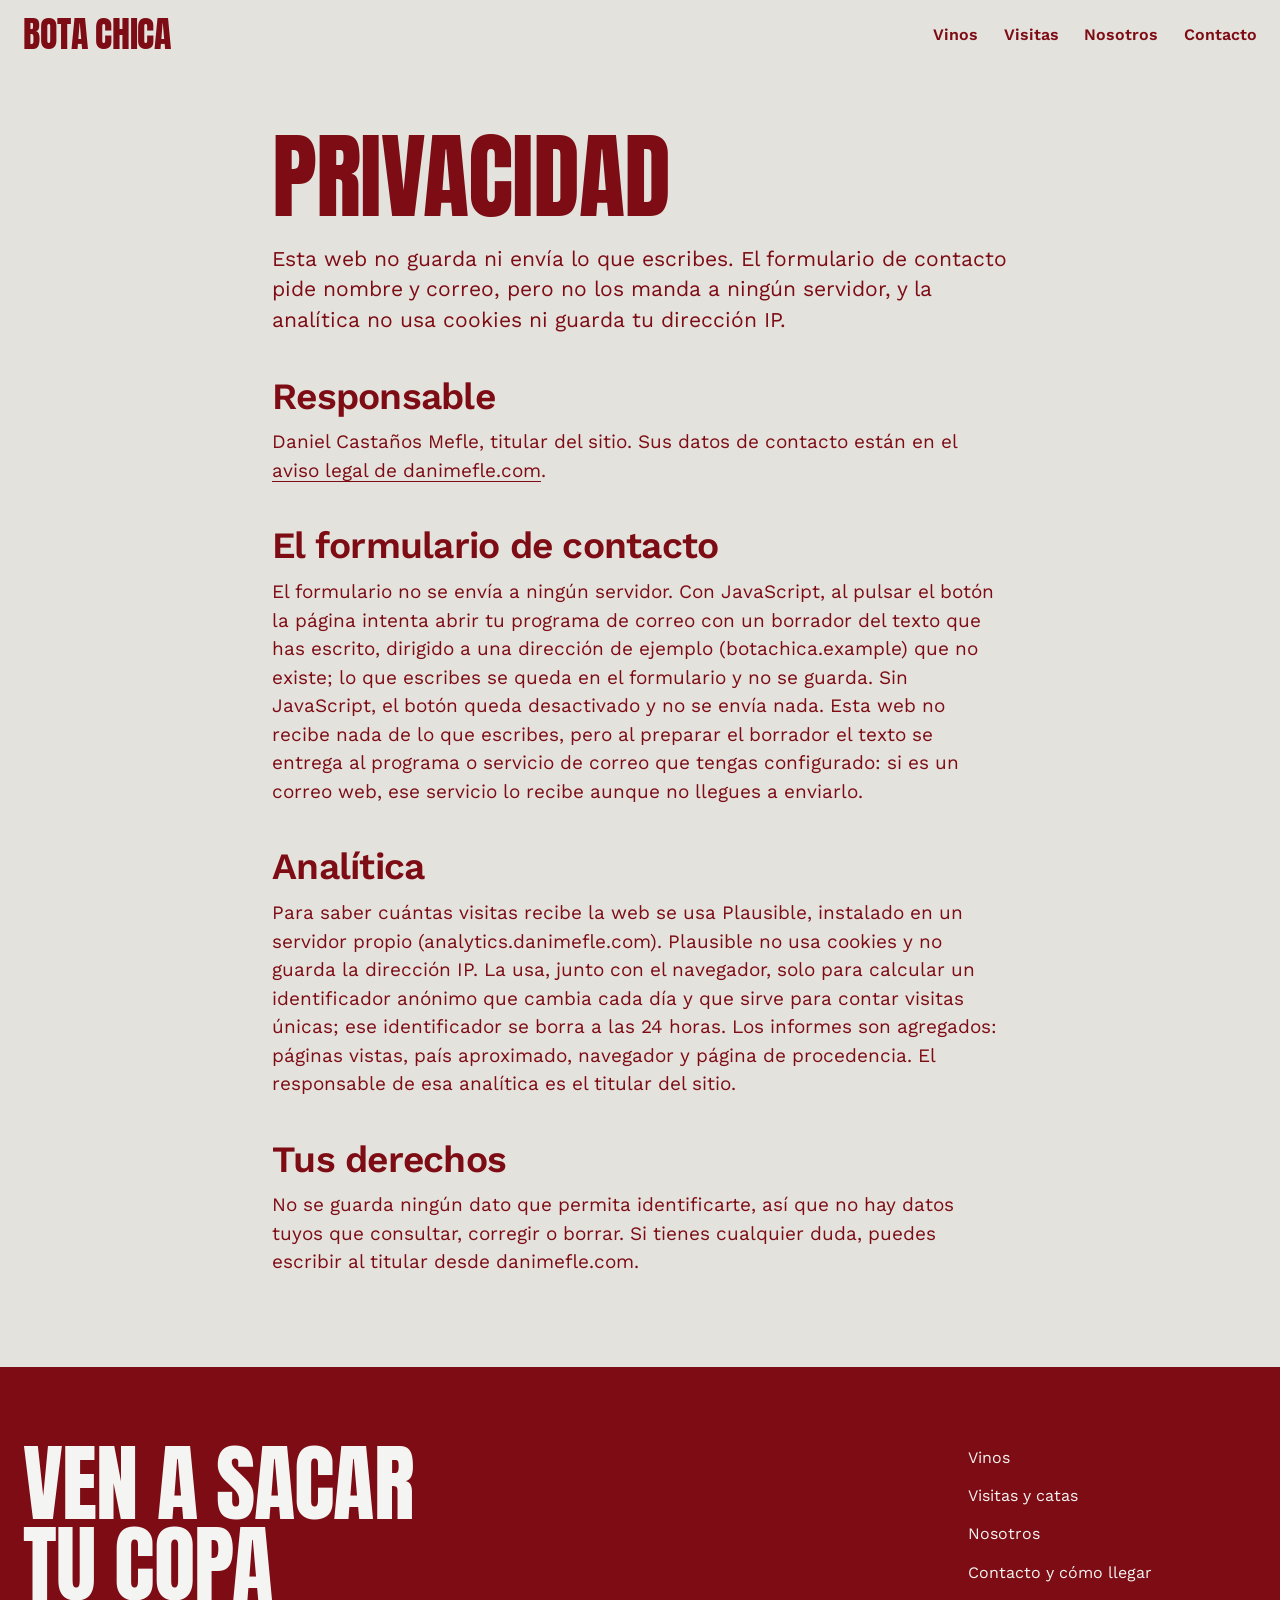
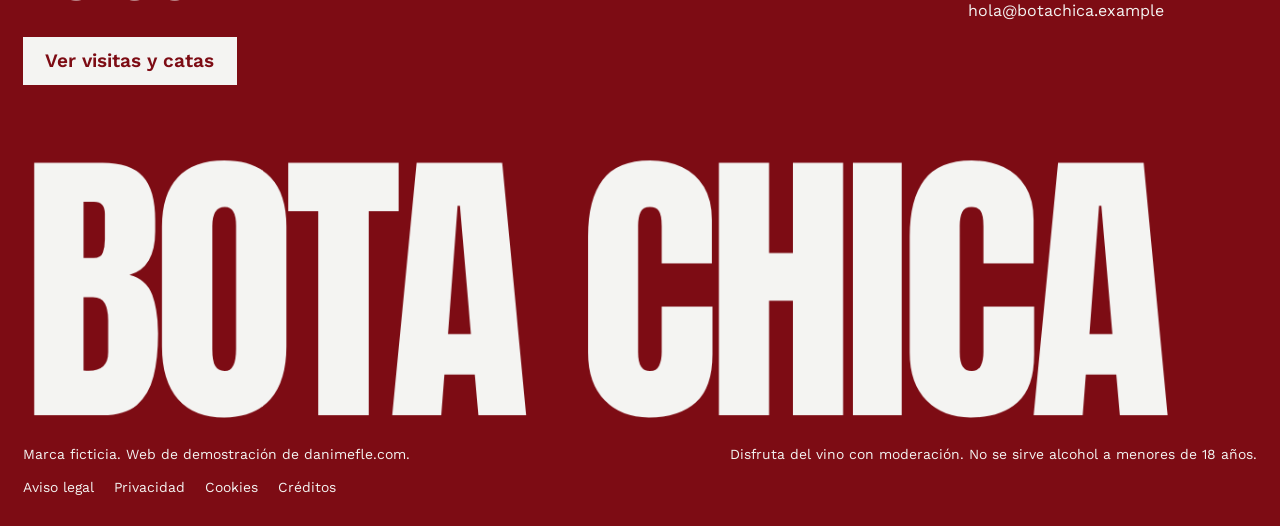
<file: privacidad.html>
<!doctype html>
<!--
  privacidad.html: Privacidad · Bodega Bota Chica
  Web de demostración de una bodega ficticia de vino de Jerez. HTML, CSS y JS en ficheros propios (la CSP no deja código en línea).
  Demo website for a fictional sherry bodega. HTML, CSS and JS in their own files (the CSP forbids inline code).
-->
<html lang="es">
<head>
  <meta charset="utf-8">
  <meta name="viewport" content="width=device-width, initial-scale=1">
  <title>Privacidad · Bodega Bota Chica</title>
  <meta name="description" content="Política de privacidad de la web de demostración de Bodega Bota Chica: el formulario no envía nada y la analítica no usa cookies.">
  <!-- Marca ficticia: no debe salir en buscadores / Fictional brand: keep it out of search engines -->
  <meta name="robots" content="noindex, follow">
  <link rel="canonical" href="https://botachica.danimefle.com/privacidad">
  <meta name="theme-color" content="#e4e2dd">
  <!-- Open Graph y Twitter / Open Graph and Twitter -->
  <meta property="og:type" content="website">
  <meta property="og:locale" content="es_ES">
  <meta property="og:site_name" content="Bodega Bota Chica">
  <meta property="og:title" content="Privacidad · Bodega Bota Chica">
  <meta property="og:description" content="Política de privacidad de la web de demostración de Bodega Bota Chica: el formulario no envía nada y la analítica no usa cookies.">
  <meta property="og:url" content="https://botachica.danimefle.com/privacidad">
  <meta property="og:image" content="https://botachica.danimefle.com/assets/og/legal.jpg">
  <meta property="og:image:width" content="1200">
  <meta property="og:image:height" content="630">
  <meta name="twitter:card" content="summary_large_image">
  <meta name="twitter:title" content="Privacidad · Bodega Bota Chica">
  <meta name="twitter:description" content="Política de privacidad de la web de demostración de Bodega Bota Chica: el formulario no envía nada y la analítica no usa cookies.">
  <meta name="twitter:image" content="https://botachica.danimefle.com/assets/og/legal.jpg">
  <!-- Iconos y manifiesto / Icons and manifest -->
  <link rel="icon" href="assets/favicon.svg" type="image/svg+xml">
  <link rel="icon" href="assets/favicon-32.png" type="image/png" sizes="32x32">
  <link rel="apple-touch-icon" href="assets/apple-touch-icon.png">
  <link rel="manifest" href="site.webmanifest">
  <!-- Fuentes locales precargadas / Local fonts preloaded -->
  <link rel="preload" href="assets/fonts/anton-400-latin.woff2" as="font" type="font/woff2" crossorigin>
  <link rel="preload" href="assets/fonts/work-sans-var-latin.woff2" as="font" type="font/woff2" crossorigin>
  <link rel="stylesheet" href="assets/css/bota-chica.css">
  <!-- Marca html.js antes de pintar / Marks html.js before paint -->
  <script src="assets/js/early.js"></script>
  <script src="assets/js/bota-chica.js" defer></script>
  <!-- Analítica sin cookies / Cookieless analytics -->
  <script defer data-domain="botachica.danimefle.com" src="https://analytics.danimefle.com/js/script.js"></script>
</head>
<body>
  <a class="saltar" href="#contenido">Saltar al contenido</a>
  <!-- ============ BARRA: nombre y navegación / BAR: name and navigation ============ -->
  <header class="barra">
    <div class="barra__in">
      <a class="barra__marca" href="index.html" aria-label="Bodega Bota Chica, portada">Bota Chica</a>
      <nav class="nav nav--barra" aria-label="Principal">
        <button class="nav__toggle" type="button" aria-expanded="false" aria-controls="nav-lista">Menú</button>
        <ul class="nav__list" id="nav-lista">
          <li><a class="nav__link" href="vinos.html">Vinos</a></li>
          <li><a class="nav__link" href="visitas.html">Visitas</a></li>
          <li><a class="nav__link" href="sobre-nosotros.html">Nosotros</a></li>
          <li><a class="nav__link" href="contacto.html">Contacto</a></li>
        </ul>
      </nav>
    </div>
  </header>
  <main id="contenido" class="prosa-pagina">
    <div class="prosa">
    <h1 class="display prosa__titulo">Privacidad</h1>
    <p class="prosa__lead">Esta web no guarda ni envía lo que escribes. El formulario de contacto pide nombre y correo, pero no los manda a ningún servidor, y la analítica no usa cookies ni guarda tu dirección IP.</p>
    <h2 class="head" data-reveal>Responsable</h2>
    <p data-reveal>Daniel Castaños Mefle, titular del sitio. Sus datos de contacto están en el <a class="link link--en-texto" href="https://danimefle.com/aviso-legal">aviso legal de danimefle.com</a>.</p>
    <h2 class="head" data-reveal>El formulario de contacto</h2>
    <p data-reveal>El formulario no se envía a ningún servidor. Con JavaScript, al pulsar el botón la página intenta abrir tu programa de correo con un borrador del texto que has escrito, dirigido a una dirección de ejemplo (botachica.example) que no existe; lo que escribes se queda en el formulario y no se guarda. Sin JavaScript, el botón queda desactivado y no se envía nada. Esta web no recibe nada de lo que escribes, pero al preparar el borrador el texto se entrega al programa o servicio de correo que tengas configurado: si es un correo web, ese servicio lo recibe aunque no llegues a enviarlo.</p>
    <h2 class="head" data-reveal>Analítica</h2>
    <p data-reveal>Para saber cuántas visitas recibe la web se usa Plausible, instalado en un servidor propio (analytics.danimefle.com). Plausible no usa cookies y no guarda la dirección IP. La usa, junto con el navegador, solo para calcular un identificador anónimo que cambia cada día y que sirve para contar visitas únicas; ese identificador se borra a las 24 horas. Los informes son agregados: páginas vistas, país aproximado, navegador y página de procedencia. El responsable de esa analítica es el titular del sitio.</p>
    <h2 class="head" data-reveal>Tus derechos</h2>
    <p data-reveal>No se guarda ningún dato que permita identificarte, así que no hay datos tuyos que consultar, corregir o borrar. Si tienes cualquier duda, puedes escribir al titular desde danimefle.com.</p>
    </div>
  </main>
  <!-- ============ PIE: invitación, enlaces y nombre entero ============ -->
  <!-- ============ FOOTER: invitation, links and the whole name ============ -->
  <footer class="pie">
    <div class="pie__top">
      <div class="pie__invita">
        <h2 class="big lines pie__frase" data-reveal>
          <span class="line"><span data-line style="--i:0">Ven a sacar</span></span>
          <span class="line"><span data-line style="--i:1">tu copa</span></span>
        </h2>
        <a class="button button--chalk" href="visitas.html" data-reveal style="--i:2">Ver visitas y catas</a>
      </div>
      <nav class="pie__links" aria-label="Pie" data-reveal style="--i:3">
        <ul>
          <li><a class="link" href="vinos.html">Vinos</a></li>
          <li><a class="link" href="visitas.html">Visitas y catas</a></li>
          <li><a class="link" href="sobre-nosotros.html">Nosotros</a></li>
          <li><a class="link" href="contacto.html">Contacto y cómo llegar</a></li>
          <li><a class="link" href="mailto:hola@botachica.example">hola@botachica.example</a></li>
        </ul>
      </nav>
    </div>
    <!-- Base del pie: el nombre entero a la izquierda y lo legal a la derecha -->
    <!-- Footer base: the whole name on the left, the legal lines on the right -->
    <div class="pie__base">
      <p class="mark mark--pie" aria-hidden="true" data-mark="pie"><span class="mark__word">Bota Chica</span></p>
      <div class="pie__legal small">
        <p>Marca ficticia. <a class="link" href="https://danimefle.com">Web de demostración de danimefle.com</a>.</p>
        <p>Disfruta del vino con moderación. No se sirve alcohol a menores de 18 años.</p>
        <ul class="pie__legales">
          <li><a class="link" href="aviso-legal.html">Aviso legal</a></li>
          <li><a class="link" href="privacidad.html">Privacidad</a></li>
          <li><a class="link" href="cookies.html">Cookies</a></li>
          <li><a class="link" href="creditos.html">Créditos</a></li>
        </ul>
      </div>
    </div>
  </footer>

</body>
</html>
</file>
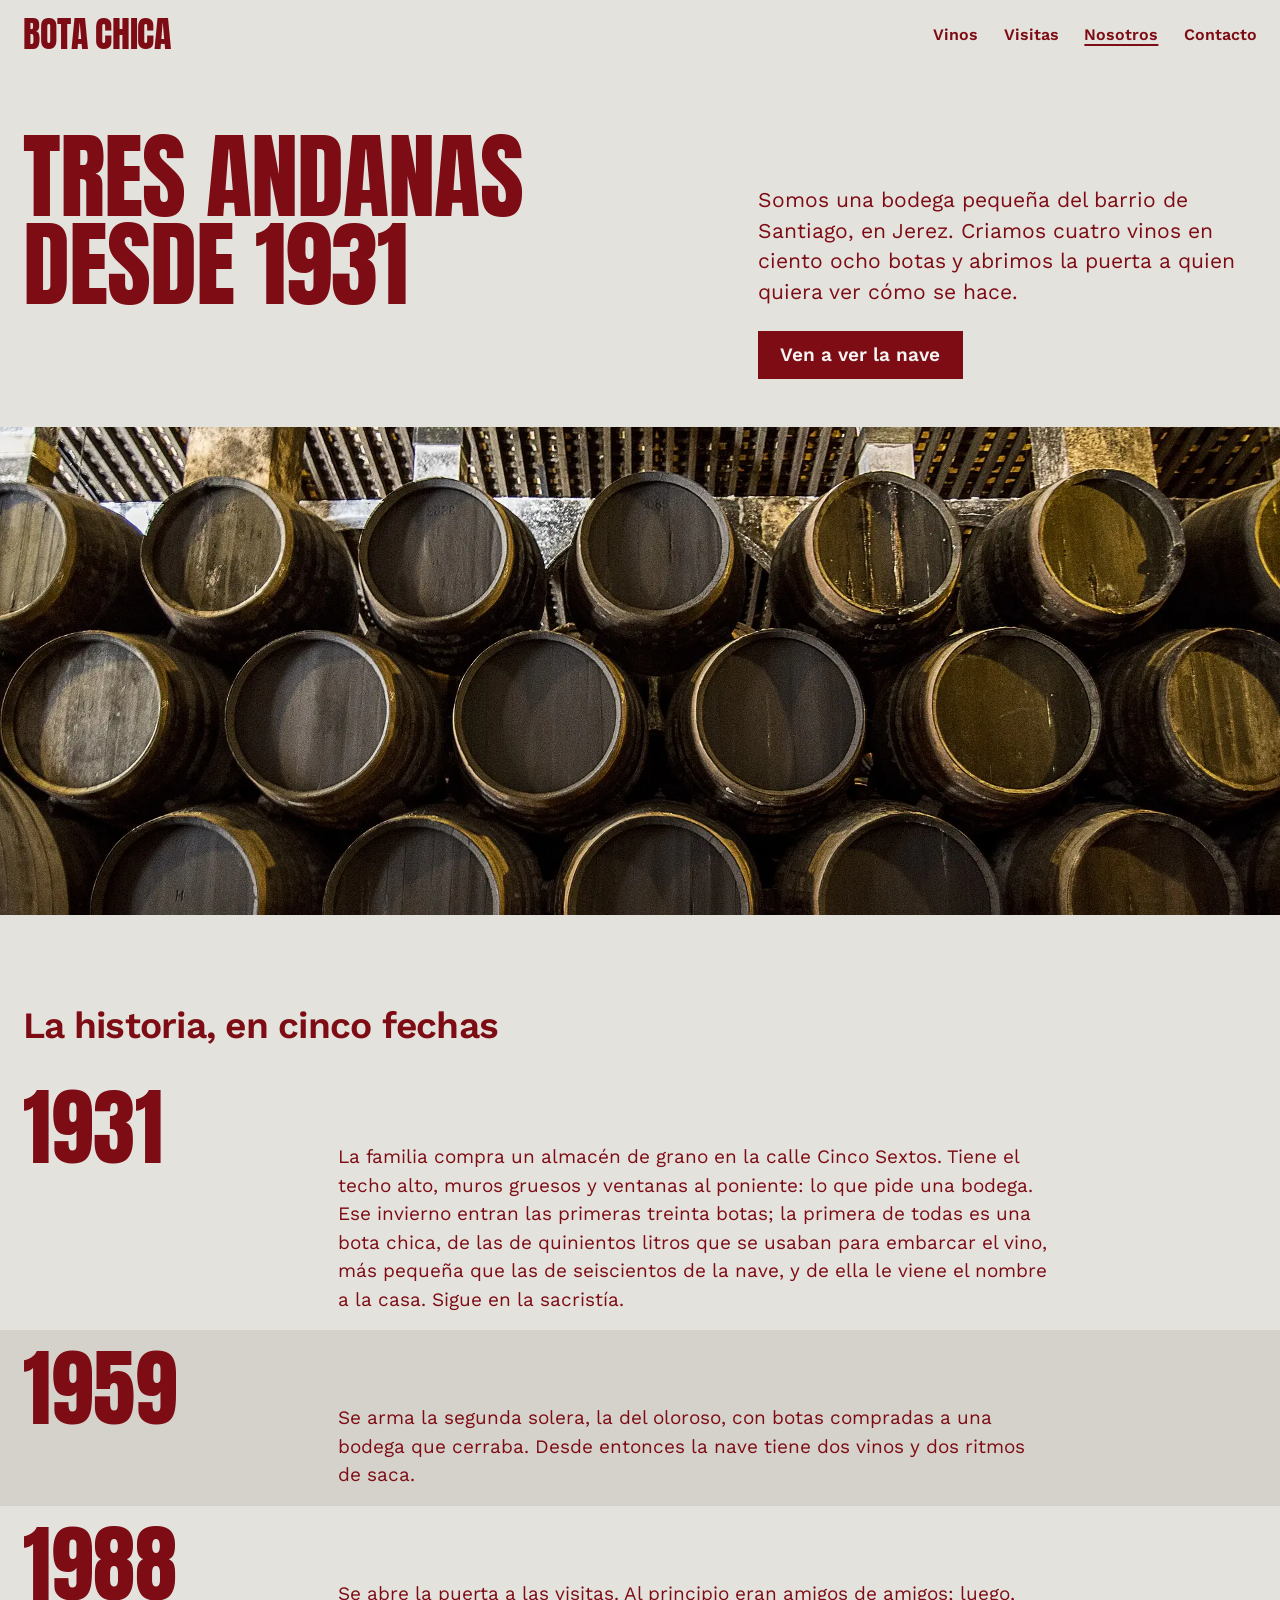
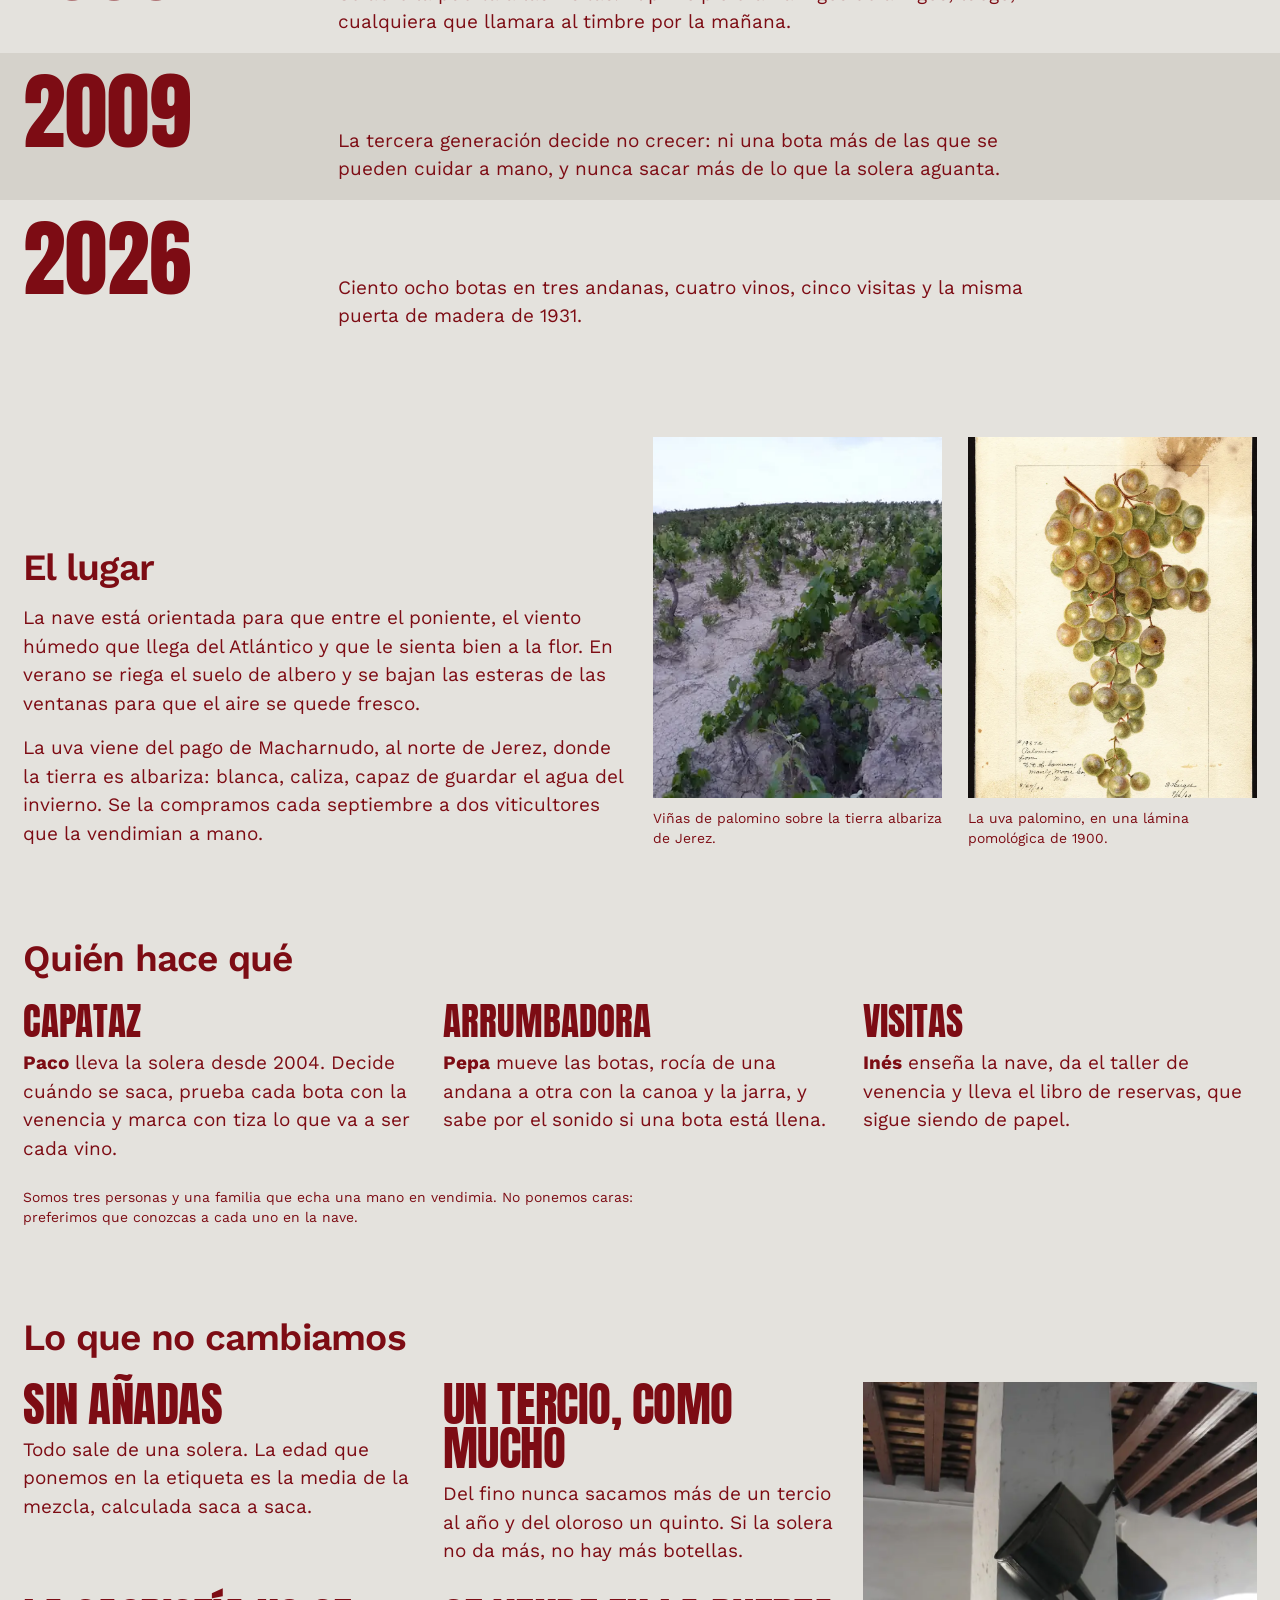
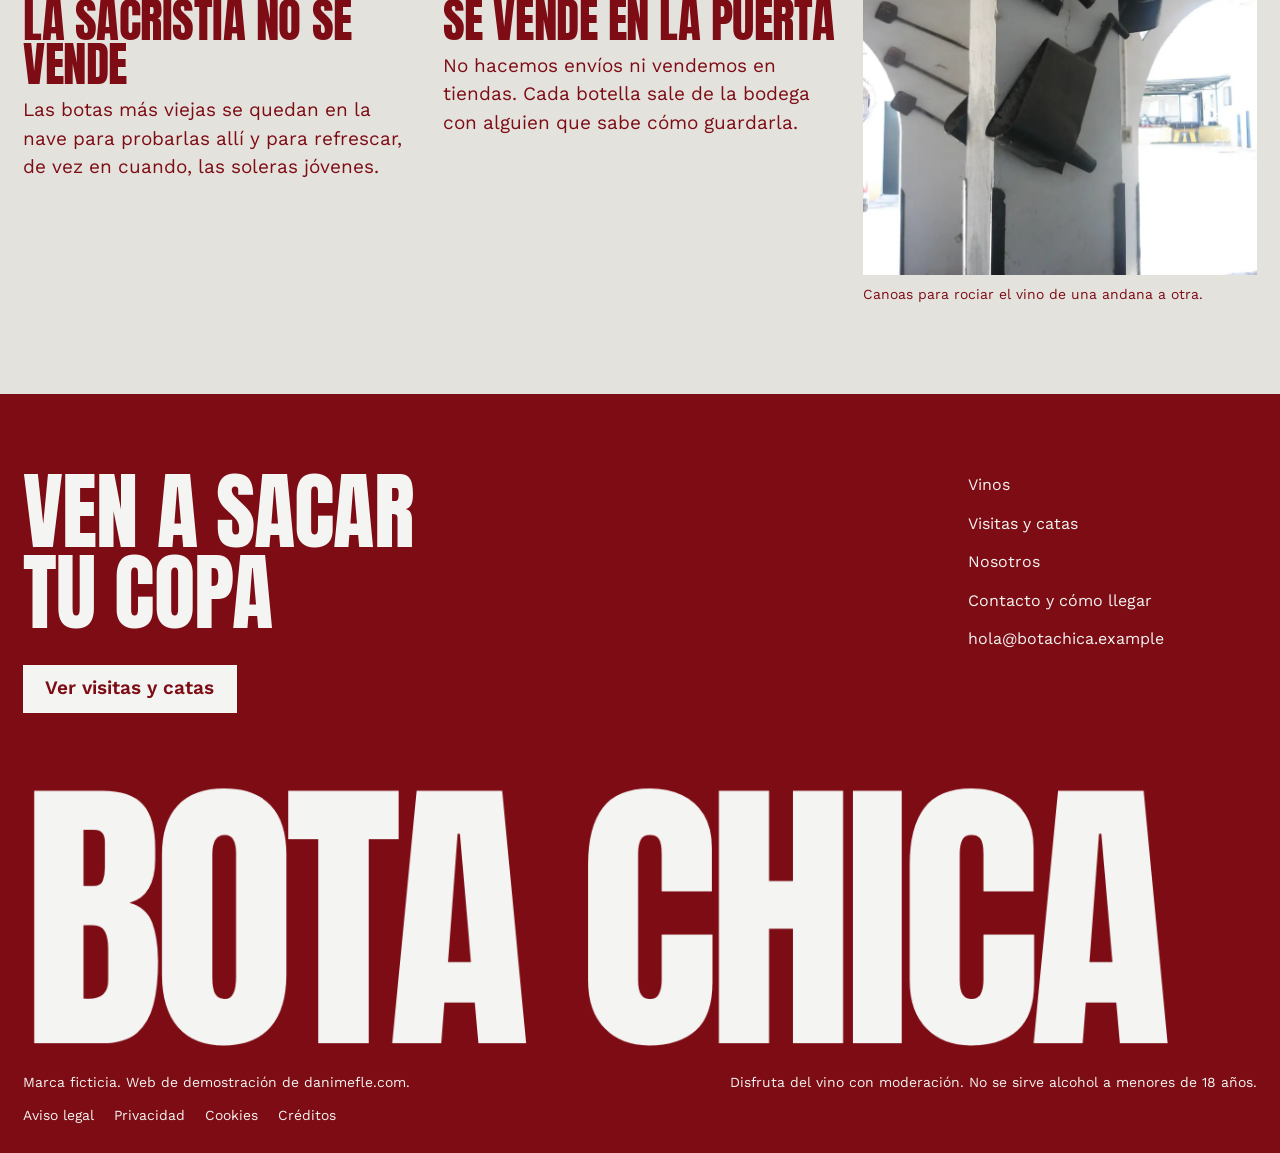
<file: sobre-nosotros.html>
<!doctype html>
<!--
  sobre-nosotros.html: Sobre nosotros · Bodega Bota Chica
  Web de demostración de una bodega ficticia de vino de Jerez. HTML, CSS y JS en ficheros propios (la CSP no deja código en línea).
  Demo website for a fictional sherry bodega. HTML, CSS and JS in their own files (the CSP forbids inline code).
-->
<html lang="es">
<head>
  <meta charset="utf-8">
  <meta name="viewport" content="width=device-width, initial-scale=1">
  <title>Sobre nosotros · Bodega Bota Chica</title>
  <meta name="description" content="La historia de Bodega Bota Chica desde 1931, la nave del barrio de Santiago, la uva de Macharnudo, quién hace cada oficio y lo que no cambiamos.">
  <!-- Marca ficticia: no debe salir en buscadores / Fictional brand: keep it out of search engines -->
  <meta name="robots" content="noindex, follow">
  <link rel="canonical" href="https://botachica.danimefle.com/sobre-nosotros">
  <meta name="theme-color" content="#e4e2dd">
  <!-- Open Graph y Twitter / Open Graph and Twitter -->
  <meta property="og:type" content="website">
  <meta property="og:locale" content="es_ES">
  <meta property="og:site_name" content="Bodega Bota Chica">
  <meta property="og:title" content="Sobre nosotros · Bodega Bota Chica">
  <meta property="og:description" content="La historia de Bodega Bota Chica desde 1931, la nave del barrio de Santiago, la uva de Macharnudo, quién hace cada oficio y lo que no cambiamos.">
  <meta property="og:url" content="https://botachica.danimefle.com/sobre-nosotros">
  <meta property="og:image" content="https://botachica.danimefle.com/assets/og/nosotros.jpg">
  <meta property="og:image:width" content="1200">
  <meta property="og:image:height" content="630">
  <meta name="twitter:card" content="summary_large_image">
  <meta name="twitter:title" content="Sobre nosotros · Bodega Bota Chica">
  <meta name="twitter:description" content="La historia de Bodega Bota Chica desde 1931, la nave del barrio de Santiago, la uva de Macharnudo, quién hace cada oficio y lo que no cambiamos.">
  <meta name="twitter:image" content="https://botachica.danimefle.com/assets/og/nosotros.jpg">
  <!-- Iconos y manifiesto / Icons and manifest -->
  <link rel="icon" href="assets/favicon.svg" type="image/svg+xml">
  <link rel="icon" href="assets/favicon-32.png" type="image/png" sizes="32x32">
  <link rel="apple-touch-icon" href="assets/apple-touch-icon.png">
  <link rel="manifest" href="site.webmanifest">
  <!-- Fuentes locales precargadas / Local fonts preloaded -->
  <link rel="preload" href="assets/fonts/anton-400-latin.woff2" as="font" type="font/woff2" crossorigin>
  <link rel="preload" href="assets/fonts/work-sans-var-latin.woff2" as="font" type="font/woff2" crossorigin>
  <link rel="stylesheet" href="assets/css/bota-chica.css">
  <!-- Marca html.js antes de pintar / Marks html.js before paint -->
  <script src="assets/js/early.js"></script>
  <script src="assets/js/bota-chica.js" defer></script>
  <!-- Analítica sin cookies / Cookieless analytics -->
  <script defer data-domain="botachica.danimefle.com" src="https://analytics.danimefle.com/js/script.js"></script>
</head>
<body>
  <a class="saltar" href="#contenido">Saltar al contenido</a>
  <!-- ============ BARRA: nombre y navegación / BAR: name and navigation ============ -->
  <header class="barra">
    <div class="barra__in">
      <a class="barra__marca" href="index.html" aria-label="Bodega Bota Chica, portada">Bota Chica</a>
      <nav class="nav nav--barra" aria-label="Principal">
        <button class="nav__toggle" type="button" aria-expanded="false" aria-controls="nav-lista">Menú</button>
        <ul class="nav__list" id="nav-lista">
          <li><a class="nav__link" href="vinos.html">Vinos</a></li>
          <li><a class="nav__link" href="visitas.html">Visitas</a></li>
          <li><a class="nav__link" href="sobre-nosotros.html" aria-current="page">Nosotros</a></li>
          <li><a class="nav__link" href="contacto.html">Contacto</a></li>
        </ul>
      </nav>
    </div>
  </header>
  <main id="contenido">
    <!-- ============ CABECERA: título y panorámica / HEAD: title and panorama ============ -->
    <section class="cab cab--nos" aria-labelledby="titulo">
      <div class="cab__texto cab__texto--fila">
        <h1 class="display" id="titulo">Tres andanas desde 1931</h1>
        <p class="cab__lead">Somos una bodega pequeña del barrio de Santiago, en Jerez. Criamos cuatro vinos en ciento ocho botas y abrimos la puerta a quien quiera ver cómo se hace.</p>
        <p class="cab__accion"><a class="button" href="visitas.html">Ven a ver la nave</a></p>
      </div>
      <figure class="cab__banda cab__banda--pano" data-shutter>
        <img src="assets/img/tres-andanas-1920.webp" srcset="assets/img/tres-andanas-960.webp 960w, assets/img/tres-andanas-1920.webp 1920w, assets/img/tres-andanas-2560.webp 2560w" sizes="100vw" width="1920" height="1280" fetchpriority="high"
             alt="Tres filas de botas de roble apiladas unas sobre otras bajo arcos encalados">
      </figure>
    </section>

    <!-- ============ HISTORIA EN AÑOS / HISTORY IN YEARS ============ -->
    <section class="historia" aria-labelledby="t-historia">
      <h2 class="head" id="t-historia" data-reveal>La historia, en cinco fechas</h2>
      <ol class="anios">
        <li data-reveal><h3 class="anios__anio">1931</h3><p>La familia compra un almacén de grano en la calle Cinco Sextos. Tiene el techo alto, muros gruesos y ventanas al poniente: lo que pide una bodega. Ese invierno entran las primeras treinta botas; la primera de todas es una bota chica, de las de quinientos litros que se usaban para embarcar el vino, más pequeña que las de seiscientos de la nave, y de ella le viene el nombre a la casa. Sigue en la sacristía.</p></li>
        <li data-reveal style="--i:1"><h3 class="anios__anio">1959</h3><p>Se arma la segunda solera, la del oloroso, con botas compradas a una bodega que cerraba. Desde entonces la nave tiene dos vinos y dos ritmos de saca.</p></li>
        <li data-reveal style="--i:2"><h3 class="anios__anio">1988</h3><p>Se abre la puerta a las visitas. Al principio eran amigos de amigos; luego, cualquiera que llamara al timbre por la mañana.</p></li>
        <li data-reveal style="--i:3"><h3 class="anios__anio">2009</h3><p>La tercera generación decide no crecer: ni una bota más de las que se pueden cuidar a mano, y nunca sacar más de lo que la solera aguanta.</p></li>
        <li data-reveal style="--i:4"><h3 class="anios__anio">2026</h3><p>Ciento ocho botas en tres andanas, cuatro vinos, cinco visitas y la misma puerta de madera de 1931.</p></li>
      </ol>
    </section>

    <!-- ============ EL LUGAR / THE PLACE ============ -->
    <section class="lugar" aria-labelledby="t-lugar">
      <div class="lugar__texto">
        <h2 class="head" id="t-lugar" data-reveal>El lugar</h2>
        <p data-reveal style="--i:1">La nave está orientada para que entre el poniente, el viento húmedo que llega del Atlántico y que le sienta bien a la flor. En verano se riega el suelo de albero y se bajan las esteras de las ventanas para que el aire se quede fresco.</p>
        <p data-reveal style="--i:2">La uva viene del pago de Macharnudo, al norte de Jerez, donde la tierra es albariza: blanca, caliza, capaz de guardar el agua del invierno. Se la compramos cada septiembre a dos viticultores que la vendimian a mano.</p>
      </div>
      <figure class="lugar__foto" data-shutter>
        <img src="assets/img/albariza-600.webp" width="600" height="450" loading="lazy" alt="Viñas de palomino sobre tierra albariza, blanca y agrietada">
        <figcaption class="small">Viñas de palomino sobre la tierra albariza de Jerez.</figcaption>
      </figure>
      <figure class="lugar__lamina" data-shutter>
        <img src="assets/img/lamina-palomino-900.webp" width="900" height="1351" loading="lazy" alt="Lámina en acuarela de un racimo de uva palomino, verde dorada, con hojas y anotaciones a lápiz">
        <figcaption class="small">La uva palomino, en una lámina pomológica de 1900.</figcaption>
      </figure>
    </section>

    <!-- ============ QUIÉNES: los oficios / WHO: the trades ============ -->
    <section class="oficios" aria-labelledby="t-oficios">
      <h2 class="head" id="t-oficios" data-reveal>Quién hace qué</h2>
      <ul class="oficios__lista">
        <li data-reveal><p class="oficios__oficio">Capataz</p><p><strong>Paco</strong> lleva la solera desde 2004. Decide cuándo se saca, prueba cada bota con la venencia y marca con tiza lo que va a ser cada vino.</p></li>
        <li data-reveal style="--i:1"><p class="oficios__oficio">Arrumbadora</p><p><strong>Pepa</strong> mueve las botas, rocía de una andana a otra con la canoa y la jarra, y sabe por el sonido si una bota está llena.</p></li>
        <li data-reveal style="--i:2"><p class="oficios__oficio">Visitas</p><p><strong>Inés</strong> enseña la nave, da el taller de venencia y lleva el libro de reservas, que sigue siendo de papel.</p></li>
      </ul>
      <p class="small oficios__nota">Somos tres personas y una familia que echa una mano en vendimia. No ponemos caras: preferimos que conozcas a cada uno en la nave.</p>
    </section>

    <!-- ============ LO QUE NO CAMBIAMOS / WHAT WE DO NOT CHANGE ============ -->
    <section class="valores" aria-labelledby="t-valores">
      <h2 class="head" id="t-valores" data-reveal>Lo que no cambiamos</h2>
      <dl class="valores__lista">
        <div data-reveal><dt class="big">Sin añadas</dt><dd>Todo sale de una solera. La edad que ponemos en la etiqueta es la media de la mezcla, calculada saca a saca.</dd></div>
        <div data-reveal style="--i:1"><dt class="big">Un tercio, como mucho</dt><dd>Del fino nunca sacamos más de un tercio al año y del oloroso un quinto. Si la solera no da más, no hay más botellas.</dd></div>
        <div data-reveal style="--i:2"><dt class="big">La sacristía no se vende</dt><dd>Las botas más viejas se quedan en la nave para probarlas allí y para refrescar, de vez en cuando, las soleras jóvenes.</dd></div>
        <div data-reveal style="--i:3"><dt class="big">Se vende en la puerta</dt><dd>No hacemos envíos ni vendemos en tiendas. Cada botella sale de la bodega con alguien que sabe cómo guardarla.</dd></div>
      </dl>
      <figure class="valores__foto" data-shutter>
        <img src="assets/img/canoas-800.webp" width="800" height="1066" loading="lazy" alt="Canoas de metal colgadas de una columna encalada: los embudos con los que se pasa el vino de una bota a otra">
        <figcaption class="small">Canoas para rociar el vino de una andana a otra.</figcaption>
      </figure>
    </section>
  </main>
  <!-- ============ PIE: invitación, enlaces y nombre entero ============ -->
  <!-- ============ FOOTER: invitation, links and the whole name ============ -->
  <footer class="pie">
    <div class="pie__top">
      <div class="pie__invita">
        <h2 class="big lines pie__frase" data-reveal>
          <span class="line"><span data-line style="--i:0">Ven a sacar</span></span>
          <span class="line"><span data-line style="--i:1">tu copa</span></span>
        </h2>
        <a class="button button--chalk" href="visitas.html" data-reveal style="--i:2">Ver visitas y catas</a>
      </div>
      <nav class="pie__links" aria-label="Pie" data-reveal style="--i:3">
        <ul>
          <li><a class="link" href="vinos.html">Vinos</a></li>
          <li><a class="link" href="visitas.html">Visitas y catas</a></li>
          <li><a class="link" href="sobre-nosotros.html">Nosotros</a></li>
          <li><a class="link" href="contacto.html">Contacto y cómo llegar</a></li>
          <li><a class="link" href="mailto:hola@botachica.example">hola@botachica.example</a></li>
        </ul>
      </nav>
    </div>
    <!-- Base del pie: el nombre entero a la izquierda y lo legal a la derecha -->
    <!-- Footer base: the whole name on the left, the legal lines on the right -->
    <div class="pie__base">
      <p class="mark mark--pie" aria-hidden="true" data-mark="pie"><span class="mark__word">Bota Chica</span></p>
      <div class="pie__legal small">
        <p>Marca ficticia. <a class="link" href="https://danimefle.com">Web de demostración de danimefle.com</a>.</p>
        <p>Disfruta del vino con moderación. No se sirve alcohol a menores de 18 años.</p>
        <ul class="pie__legales">
          <li><a class="link" href="aviso-legal.html">Aviso legal</a></li>
          <li><a class="link" href="privacidad.html">Privacidad</a></li>
          <li><a class="link" href="cookies.html">Cookies</a></li>
          <li><a class="link" href="creditos.html">Créditos</a></li>
        </ul>
      </div>
    </div>
  </footer>

</body>
</html>
</file>
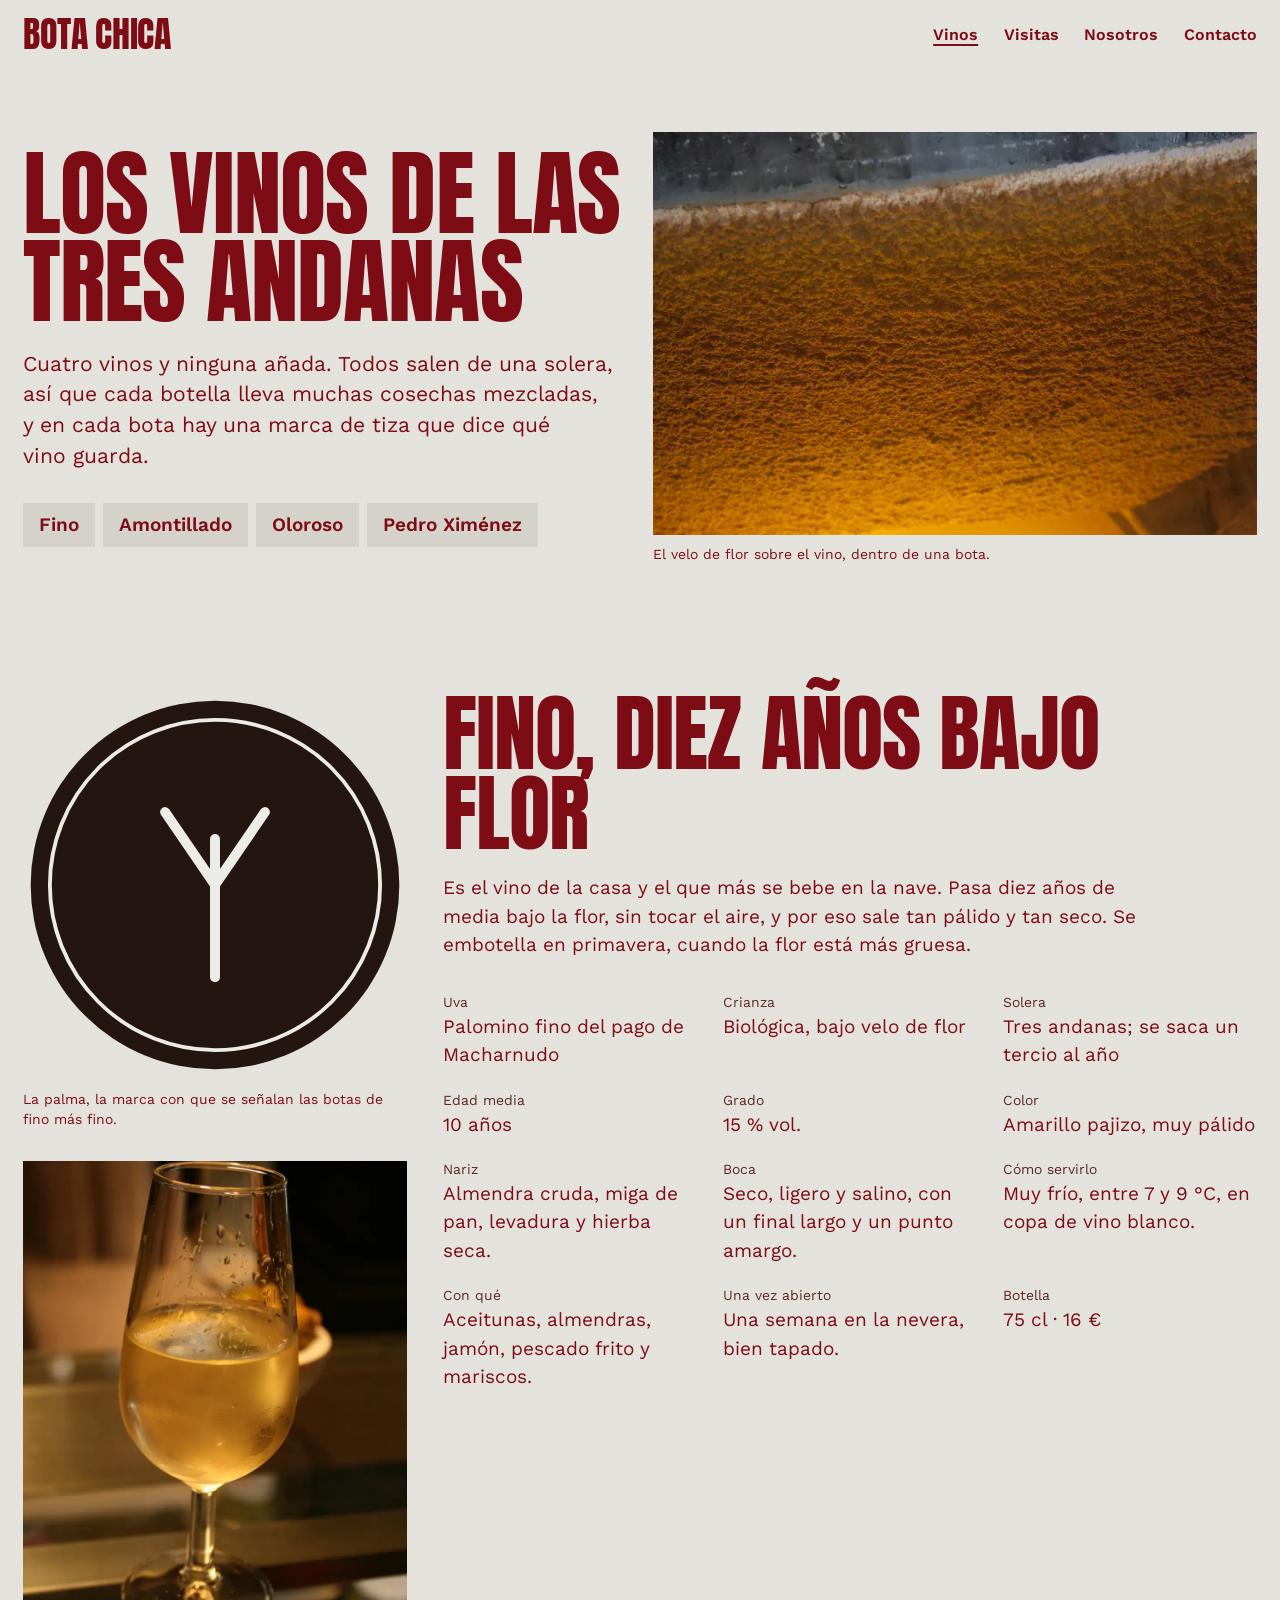
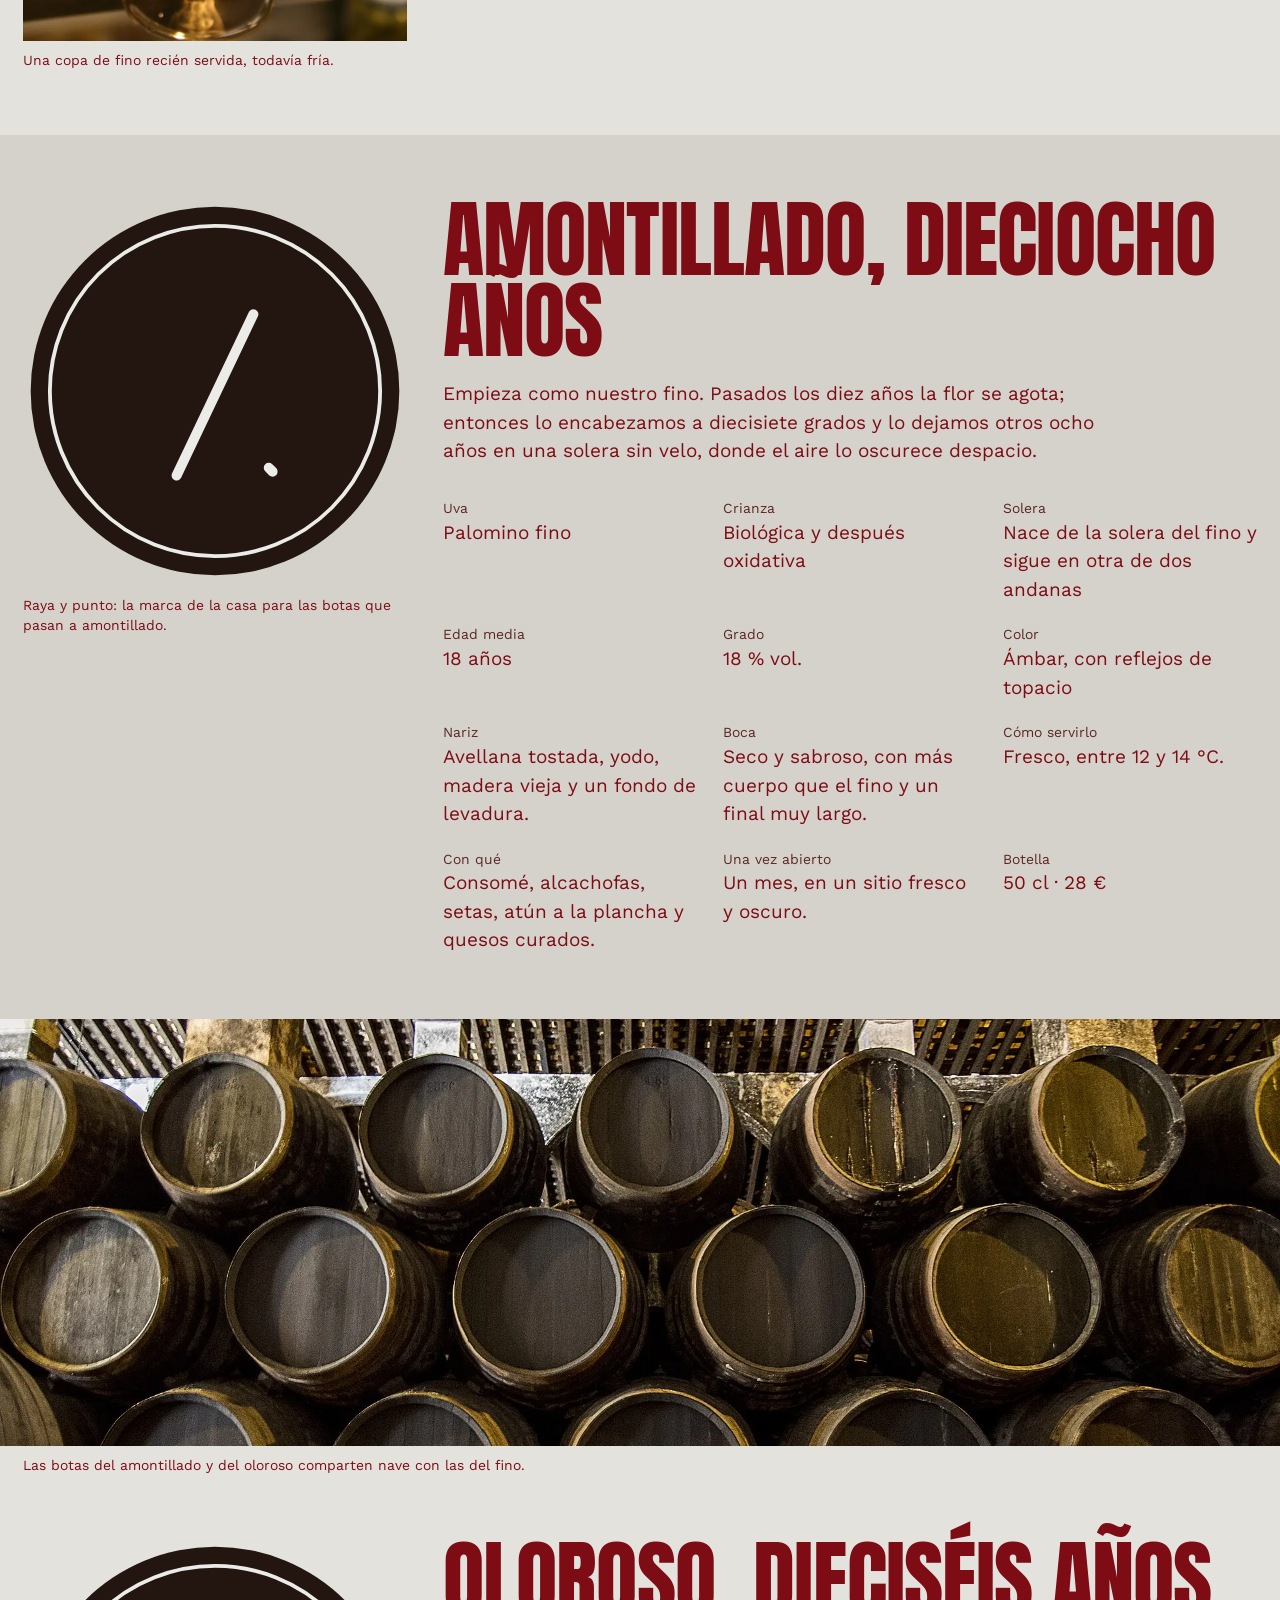
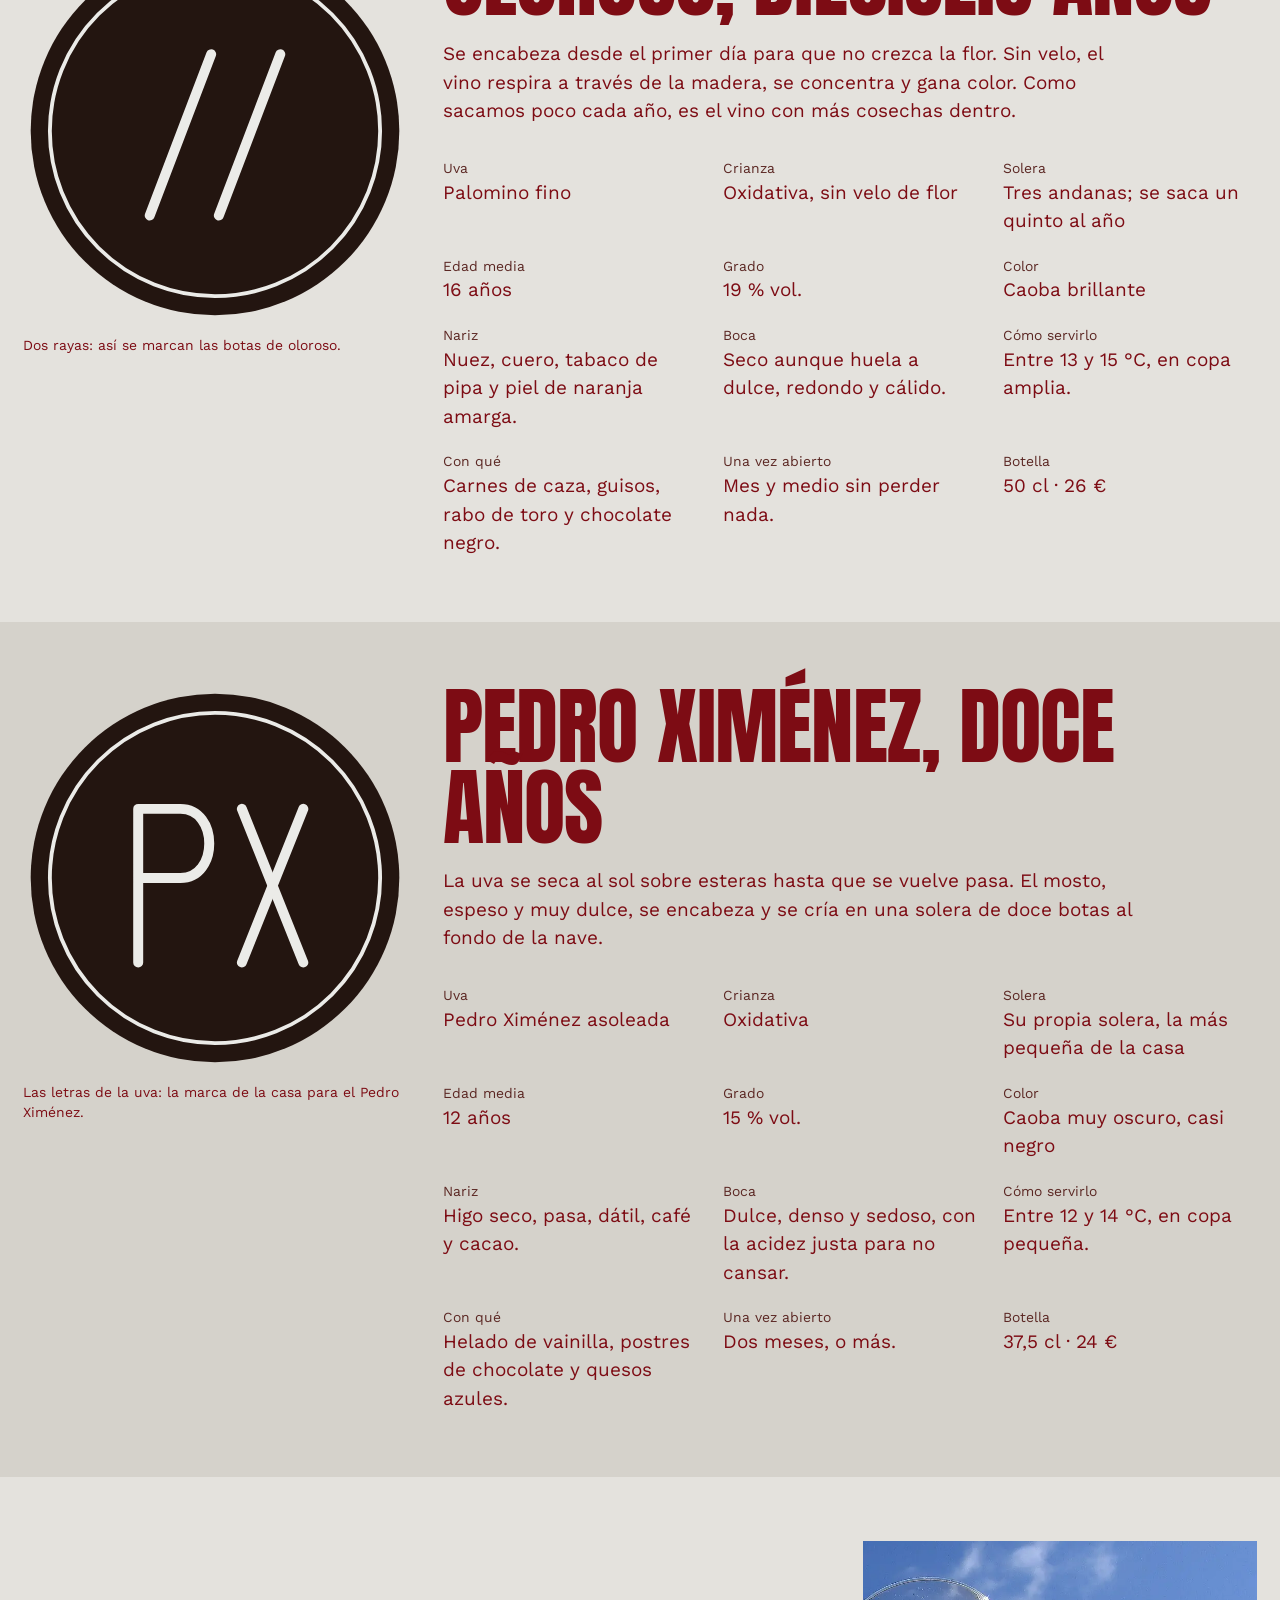
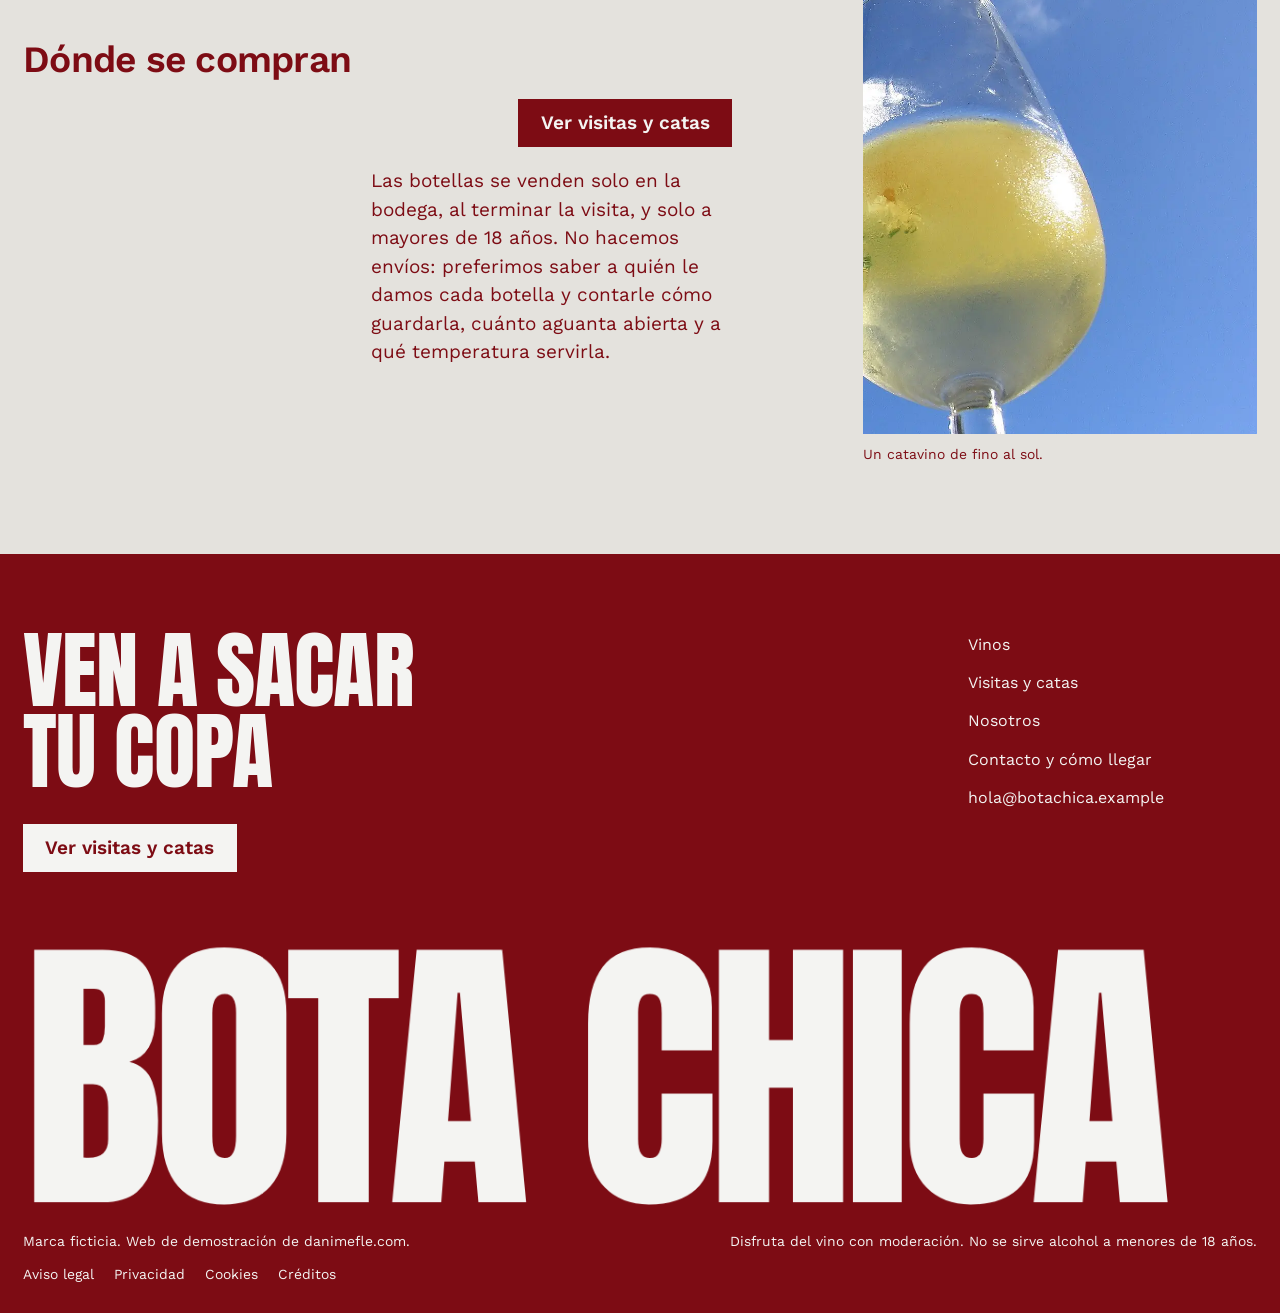
<file: vinos.html>
<!doctype html>
<!--
  vinos.html: Vinos · Bodega Bota Chica
  Web de demostración de una bodega ficticia de vino de Jerez. HTML, CSS y JS en ficheros propios (la CSP no deja código en línea).
  Demo website for a fictional sherry bodega. HTML, CSS and JS in their own files (the CSP forbids inline code).
-->
<html lang="es">
<head>
  <meta charset="utf-8">
  <meta name="viewport" content="width=device-width, initial-scale=1">
  <title>Vinos · Bodega Bota Chica</title>
  <meta name="description" content="Fino, amontillado, oloroso y Pedro Ximénez de Bodega Bota Chica: uva, crianza, edad media, cata, temperatura de servicio y precio de cada vino.">
  <!-- Marca ficticia: no debe salir en buscadores / Fictional brand: keep it out of search engines -->
  <meta name="robots" content="noindex, follow">
  <link rel="canonical" href="https://botachica.danimefle.com/vinos">
  <meta name="theme-color" content="#e4e2dd">
  <!-- Open Graph y Twitter / Open Graph and Twitter -->
  <meta property="og:type" content="website">
  <meta property="og:locale" content="es_ES">
  <meta property="og:site_name" content="Bodega Bota Chica">
  <meta property="og:title" content="Vinos · Bodega Bota Chica">
  <meta property="og:description" content="Fino, amontillado, oloroso y Pedro Ximénez de Bodega Bota Chica: uva, crianza, edad media, cata, temperatura de servicio y precio de cada vino.">
  <meta property="og:url" content="https://botachica.danimefle.com/vinos">
  <meta property="og:image" content="https://botachica.danimefle.com/assets/og/vinos.jpg">
  <meta property="og:image:width" content="1200">
  <meta property="og:image:height" content="630">
  <meta name="twitter:card" content="summary_large_image">
  <meta name="twitter:title" content="Vinos · Bodega Bota Chica">
  <meta name="twitter:description" content="Fino, amontillado, oloroso y Pedro Ximénez de Bodega Bota Chica: uva, crianza, edad media, cata, temperatura de servicio y precio de cada vino.">
  <meta name="twitter:image" content="https://botachica.danimefle.com/assets/og/vinos.jpg">
  <!-- Iconos y manifiesto / Icons and manifest -->
  <link rel="icon" href="assets/favicon.svg" type="image/svg+xml">
  <link rel="icon" href="assets/favicon-32.png" type="image/png" sizes="32x32">
  <link rel="apple-touch-icon" href="assets/apple-touch-icon.png">
  <link rel="manifest" href="site.webmanifest">
  <!-- Fuentes locales precargadas / Local fonts preloaded -->
  <link rel="preload" href="assets/fonts/anton-400-latin.woff2" as="font" type="font/woff2" crossorigin>
  <link rel="preload" href="assets/fonts/work-sans-var-latin.woff2" as="font" type="font/woff2" crossorigin>
  <link rel="stylesheet" href="assets/css/bota-chica.css">
  <!-- Marca html.js antes de pintar / Marks html.js before paint -->
  <script src="assets/js/early.js"></script>
  <script src="assets/js/bota-chica.js" defer></script>
  <!-- Analítica sin cookies / Cookieless analytics -->
  <script defer data-domain="botachica.danimefle.com" src="https://analytics.danimefle.com/js/script.js"></script>
</head>
<body>
  <a class="saltar" href="#contenido">Saltar al contenido</a>
  <!-- ============ BARRA: nombre y navegación / BAR: name and navigation ============ -->
  <header class="barra">
    <div class="barra__in">
      <a class="barra__marca" href="index.html" aria-label="Bodega Bota Chica, portada">Bota Chica</a>
      <nav class="nav nav--barra" aria-label="Principal">
        <button class="nav__toggle" type="button" aria-expanded="false" aria-controls="nav-lista">Menú</button>
        <ul class="nav__list" id="nav-lista">
          <li><a class="nav__link" href="vinos.html" aria-current="page">Vinos</a></li>
          <li><a class="nav__link" href="visitas.html">Visitas</a></li>
          <li><a class="nav__link" href="sobre-nosotros.html">Nosotros</a></li>
          <li><a class="nav__link" href="contacto.html">Contacto</a></li>
        </ul>
      </nav>
    </div>
  </header>
  <main id="contenido">
    <!-- ============ CABECERA: título y velo de flor / HEAD: title and flor ============ -->
    <section class="cab cab--vinos" aria-labelledby="titulo">
      <div class="cab__texto">
        <h1 class="display" id="titulo">Los vinos de las tres andanas</h1>
        <p class="cab__lead">Cuatro vinos y ninguna añada. Todos salen de una solera, así que cada botella lleva muchas cosechas mezcladas, y en cada bota hay una marca de tiza que dice qué vino guarda.</p>
        <ul class="indice" aria-label="Ir a un vino">
          <li><a class="indice__link" href="#fino">Fino</a></li>
          <li><a class="indice__link" href="#amontillado">Amontillado</a></li>
          <li><a class="indice__link" href="#oloroso">Oloroso</a></li>
          <li><a class="indice__link" href="#px">Pedro Ximénez</a></li>
        </ul>
      </div>
      <figure class="cab__foto" data-shutter>
        <img src="assets/img/velo-de-flor-1200.webp" srcset="assets/img/velo-de-flor-700.webp 700w, assets/img/velo-de-flor-1200.webp 1200w" sizes="(min-width: 64em) 45vw, 100vw" width="1200" height="800" fetchpriority="high"
             alt="Velo de flor visto de cerca dentro de una bota: una capa de levadura blanca y rugosa sobre el vino">
        <figcaption class="small">El velo de flor sobre el vino, dentro de una bota.</figcaption>
      </figure>
    </section>

    <section class="vino vino--a" id="fino" aria-labelledby="t-fino">
      <figure class="vino__cabeza" data-reveal>
        <svg class="cabeza" viewBox="0 0 100 100" aria-hidden="true" focusable="false">
          <circle class="cabeza__madera" cx="50" cy="50" r="48"/>
          <circle class="cabeza__aro" cx="50" cy="50" r="43"/>
          <g class="cabeza__marca"><path d="M50 74 L50 38"/><path d="M50 50 L37 31"/><path d="M50 50 L63 31"/></g>
        </svg>
        <figcaption class="small">La palma, la marca con que se señalan las botas de fino más fino.</figcaption>
      </figure>
      <figure class="vino__foto" data-shutter>
        <img src="assets/img/copita-fino-900.webp" width="900" height="1350" loading="lazy" alt="Una copa de fino, pálido y frío, sobre una barra">
        <figcaption class="small">Una copa de fino recién servida, todavía fría.</figcaption>
      </figure>
      <div class="vino__texto">
        <h2 class="big vino__nombre" id="t-fino" data-reveal>Fino, diez años bajo flor</h2>
        <p class="vino__lead" data-reveal style="--i:1">Es el vino de la casa y el que más se bebe en la nave. Pasa diez años de media bajo la flor, sin tocar el aire, y por eso sale tan pálido y tan seco. Se embotella en primavera, cuando la flor está más gruesa.</p>
        <dl class="ficha ficha--larga" data-reveal style="--i:2">
          <div><dt>Uva</dt><dd>Palomino fino del pago de Macharnudo</dd></div>
          <div><dt>Crianza</dt><dd>Biológica, bajo velo de flor</dd></div>
          <div><dt>Solera</dt><dd>Tres andanas; se saca un tercio al año</dd></div>
          <div><dt>Edad media</dt><dd>10 años</dd></div>
          <div><dt>Grado</dt><dd>15 % vol.</dd></div>
          <div><dt>Color</dt><dd>Amarillo pajizo, muy pálido</dd></div>
          <div><dt>Nariz</dt><dd>Almendra cruda, miga de pan, levadura y hierba seca.</dd></div>
          <div><dt>Boca</dt><dd>Seco, ligero y salino, con un final largo y un punto amargo.</dd></div>
          <div><dt>Cómo servirlo</dt><dd>Muy frío, entre 7 y 9 °C, en copa de vino blanco.</dd></div>
          <div><dt>Con qué</dt><dd>Aceitunas, almendras, jamón, pescado frito y mariscos.</dd></div>
          <div><dt>Una vez abierto</dt><dd>Una semana en la nevera, bien tapado.</dd></div>
          <div><dt>Botella</dt><dd>75 cl · 16 €</dd></div>
        </dl>
      </div>
    </section>
    <section class="vino vino--b" id="amontillado" aria-labelledby="t-amontillado">
      <figure class="vino__cabeza" data-reveal>
        <svg class="cabeza" viewBox="0 0 100 100" aria-hidden="true" focusable="false">
          <circle class="cabeza__madera" cx="50" cy="50" r="48"/>
          <circle class="cabeza__aro" cx="50" cy="50" r="43"/>
          <g class="cabeza__marca"><path d="M40 72 L60 30"/><path d="M64 70 L65 71"/></g>
        </svg>
        <figcaption class="small">Raya y punto: la marca de la casa para las botas que pasan a amontillado.</figcaption>
      </figure>
      <div class="vino__texto">
        <h2 class="big vino__nombre" id="t-amontillado" data-reveal>Amontillado, dieciocho años</h2>
        <p class="vino__lead" data-reveal style="--i:1">Empieza como nuestro fino. Pasados los diez años la flor se agota; entonces lo encabezamos a diecisiete grados y lo dejamos otros ocho años en una solera sin velo, donde el aire lo oscurece despacio.</p>
        <dl class="ficha ficha--larga" data-reveal style="--i:2">
          <div><dt>Uva</dt><dd>Palomino fino</dd></div>
          <div><dt>Crianza</dt><dd>Biológica y después oxidativa</dd></div>
          <div><dt>Solera</dt><dd>Nace de la solera del fino y sigue en otra de dos andanas</dd></div>
          <div><dt>Edad media</dt><dd>18 años</dd></div>
          <div><dt>Grado</dt><dd>18 % vol.</dd></div>
          <div><dt>Color</dt><dd>Ámbar, con reflejos de topacio</dd></div>
          <div><dt>Nariz</dt><dd>Avellana tostada, yodo, madera vieja y un fondo de levadura.</dd></div>
          <div><dt>Boca</dt><dd>Seco y sabroso, con más cuerpo que el fino y un final muy largo.</dd></div>
          <div><dt>Cómo servirlo</dt><dd>Fresco, entre 12 y 14 °C.</dd></div>
          <div><dt>Con qué</dt><dd>Consomé, alcachofas, setas, atún a la plancha y quesos curados.</dd></div>
          <div><dt>Una vez abierto</dt><dd>Un mes, en un sitio fresco y oscuro.</dd></div>
          <div><dt>Botella</dt><dd>50 cl · 28 €</dd></div>
        </dl>
      </div>
    </section>

    <figure class="banda-foto" data-shutter>
      <img src="assets/img/tres-andanas-1920.webp" srcset="assets/img/tres-andanas-960.webp 960w, assets/img/tres-andanas-1920.webp 1920w, assets/img/tres-andanas-2560.webp 2560w" sizes="100vw" width="1920" height="1280" loading="lazy"
           alt="Tres filas de botas de roble apiladas bajo arcos encalados">
      <figcaption class="small">Las botas del amontillado y del oloroso comparten nave con las del fino.</figcaption>
    </figure>
    <section class="vino vino--a" id="oloroso" aria-labelledby="t-oloroso">
      <figure class="vino__cabeza" data-reveal>
        <svg class="cabeza" viewBox="0 0 100 100" aria-hidden="true" focusable="false">
          <circle class="cabeza__madera" cx="50" cy="50" r="48"/>
          <circle class="cabeza__aro" cx="50" cy="50" r="43"/>
          <g class="cabeza__marca"><path d="M33 72 L49 30"/><path d="M51 72 L67 30"/></g>
        </svg>
        <figcaption class="small">Dos rayas: así se marcan las botas de oloroso.</figcaption>
      </figure>
      <div class="vino__texto">
        <h2 class="big vino__nombre" id="t-oloroso" data-reveal>Oloroso, dieciséis años</h2>
        <p class="vino__lead" data-reveal style="--i:1">Se encabeza desde el primer día para que no crezca la flor. Sin velo, el vino respira a través de la madera, se concentra y gana color. Como sacamos poco cada año, es el vino con más cosechas dentro.</p>
        <dl class="ficha ficha--larga" data-reveal style="--i:2">
          <div><dt>Uva</dt><dd>Palomino fino</dd></div>
          <div><dt>Crianza</dt><dd>Oxidativa, sin velo de flor</dd></div>
          <div><dt>Solera</dt><dd>Tres andanas; se saca un quinto al año</dd></div>
          <div><dt>Edad media</dt><dd>16 años</dd></div>
          <div><dt>Grado</dt><dd>19 % vol.</dd></div>
          <div><dt>Color</dt><dd>Caoba brillante</dd></div>
          <div><dt>Nariz</dt><dd>Nuez, cuero, tabaco de pipa y piel de naranja amarga.</dd></div>
          <div><dt>Boca</dt><dd>Seco aunque huela a dulce, redondo y cálido.</dd></div>
          <div><dt>Cómo servirlo</dt><dd>Entre 13 y 15 °C, en copa amplia.</dd></div>
          <div><dt>Con qué</dt><dd>Carnes de caza, guisos, rabo de toro y chocolate negro.</dd></div>
          <div><dt>Una vez abierto</dt><dd>Mes y medio sin perder nada.</dd></div>
          <div><dt>Botella</dt><dd>50 cl · 26 €</dd></div>
        </dl>
      </div>
    </section>
    <section class="vino vino--b" id="px" aria-labelledby="t-px">
      <figure class="vino__cabeza" data-reveal>
        <svg class="cabeza" viewBox="0 0 100 100" aria-hidden="true" focusable="false">
          <circle class="cabeza__madera" cx="50" cy="50" r="48"/>
          <circle class="cabeza__aro" cx="50" cy="50" r="43"/>
          <g class="cabeza__marca"><path d="M30 72 L30 32 L41 32 C51 32 51 50 41 50 L30 50"/><path d="M57 32 L73 72"/><path d="M73 32 L57 72"/></g>
        </svg>
        <figcaption class="small">Las letras de la uva: la marca de la casa para el Pedro Ximénez.</figcaption>
      </figure>
      <div class="vino__texto">
        <h2 class="big vino__nombre" id="t-px" data-reveal>Pedro Ximénez, doce años</h2>
        <p class="vino__lead" data-reveal style="--i:1">La uva se seca al sol sobre esteras hasta que se vuelve pasa. El mosto, espeso y muy dulce, se encabeza y se cría en una solera de doce botas al fondo de la nave.</p>
        <dl class="ficha ficha--larga" data-reveal style="--i:2">
          <div><dt>Uva</dt><dd>Pedro Ximénez asoleada</dd></div>
          <div><dt>Crianza</dt><dd>Oxidativa</dd></div>
          <div><dt>Solera</dt><dd>Su propia solera, la más pequeña de la casa</dd></div>
          <div><dt>Edad media</dt><dd>12 años</dd></div>
          <div><dt>Grado</dt><dd>15 % vol.</dd></div>
          <div><dt>Color</dt><dd>Caoba muy oscuro, casi negro</dd></div>
          <div><dt>Nariz</dt><dd>Higo seco, pasa, dátil, café y cacao.</dd></div>
          <div><dt>Boca</dt><dd>Dulce, denso y sedoso, con la acidez justa para no cansar.</dd></div>
          <div><dt>Cómo servirlo</dt><dd>Entre 12 y 14 °C, en copa pequeña.</dd></div>
          <div><dt>Con qué</dt><dd>Helado de vainilla, postres de chocolate y quesos azules.</dd></div>
          <div><dt>Una vez abierto</dt><dd>Dos meses, o más.</dd></div>
          <div><dt>Botella</dt><dd>37,5 cl · 24 €</dd></div>
        </dl>
      </div>
    </section>

    <!-- ============ DÓNDE COMPRARLOS / WHERE TO BUY ============ -->
    <section class="aviso-compra" aria-labelledby="t-compra">
      <div class="aviso-compra__texto">
        <h2 class="head" id="t-compra" data-reveal>Dónde se compran</h2>
        <a class="button" href="visitas.html" data-reveal style="--i:1">Ver visitas y catas</a>
        <p data-reveal style="--i:2">Las botellas se venden solo en la bodega, al terminar la visita, y solo a mayores de 18 años. No hacemos envíos: preferimos saber a quién le damos cada botella y contarle cómo guardarla, cuánto aguanta abierta y a qué temperatura servirla.</p>
      </div>
      <figure class="aviso-compra__foto" data-shutter>
        <img src="assets/img/catavino-sol-768.webp" width="768" height="1358" loading="lazy" alt="Un catavino con fino a contraluz bajo el cielo azul">
        <figcaption class="small">Un catavino de fino al sol.</figcaption>
      </figure>
    </section>
  </main>
  <!-- ============ PIE: invitación, enlaces y nombre entero ============ -->
  <!-- ============ FOOTER: invitation, links and the whole name ============ -->
  <footer class="pie">
    <div class="pie__top">
      <div class="pie__invita">
        <h2 class="big lines pie__frase" data-reveal>
          <span class="line"><span data-line style="--i:0">Ven a sacar</span></span>
          <span class="line"><span data-line style="--i:1">tu copa</span></span>
        </h2>
        <a class="button button--chalk" href="visitas.html" data-reveal style="--i:2">Ver visitas y catas</a>
      </div>
      <nav class="pie__links" aria-label="Pie" data-reveal style="--i:3">
        <ul>
          <li><a class="link" href="vinos.html">Vinos</a></li>
          <li><a class="link" href="visitas.html">Visitas y catas</a></li>
          <li><a class="link" href="sobre-nosotros.html">Nosotros</a></li>
          <li><a class="link" href="contacto.html">Contacto y cómo llegar</a></li>
          <li><a class="link" href="mailto:hola@botachica.example">hola@botachica.example</a></li>
        </ul>
      </nav>
    </div>
    <!-- Base del pie: el nombre entero a la izquierda y lo legal a la derecha -->
    <!-- Footer base: the whole name on the left, the legal lines on the right -->
    <div class="pie__base">
      <p class="mark mark--pie" aria-hidden="true" data-mark="pie"><span class="mark__word">Bota Chica</span></p>
      <div class="pie__legal small">
        <p>Marca ficticia. <a class="link" href="https://danimefle.com">Web de demostración de danimefle.com</a>.</p>
        <p>Disfruta del vino con moderación. No se sirve alcohol a menores de 18 años.</p>
        <ul class="pie__legales">
          <li><a class="link" href="aviso-legal.html">Aviso legal</a></li>
          <li><a class="link" href="privacidad.html">Privacidad</a></li>
          <li><a class="link" href="cookies.html">Cookies</a></li>
          <li><a class="link" href="creditos.html">Créditos</a></li>
        </ul>
      </div>
    </div>
  </footer>

</body>
</html>
</file>
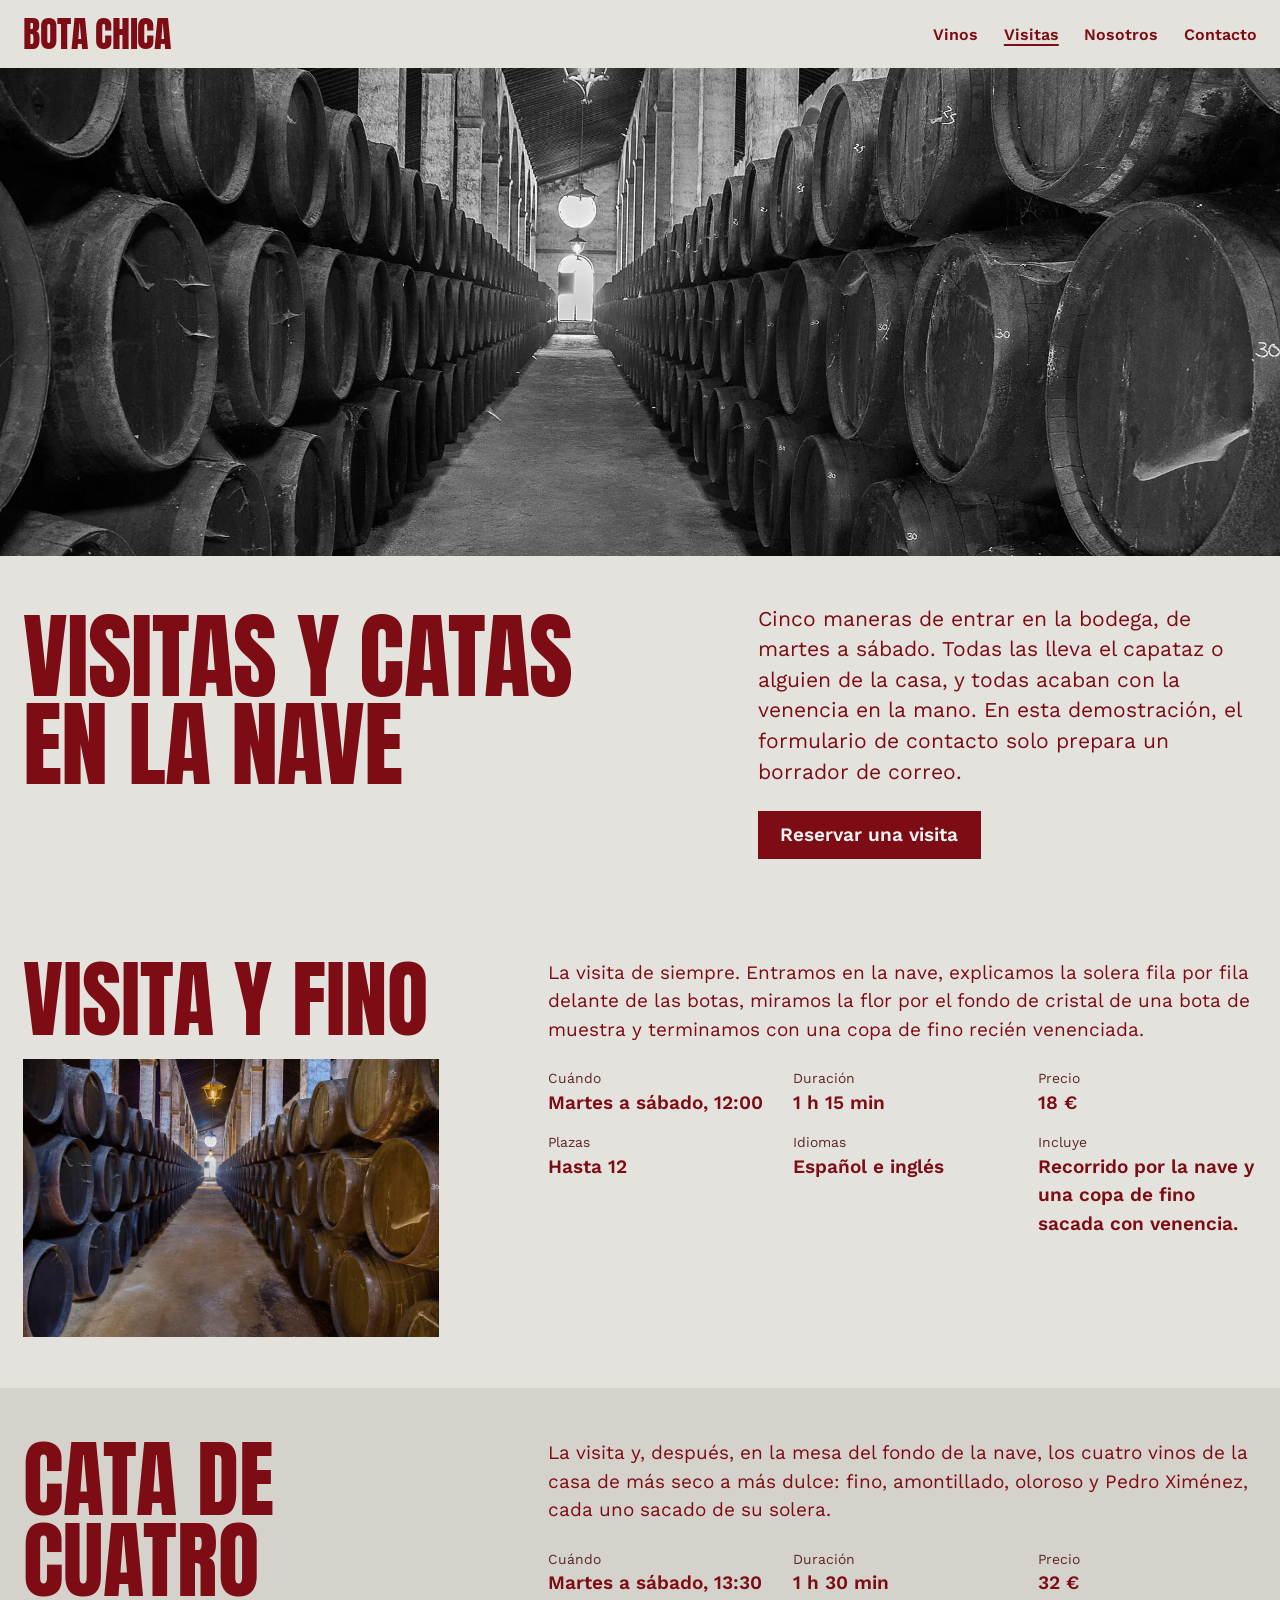
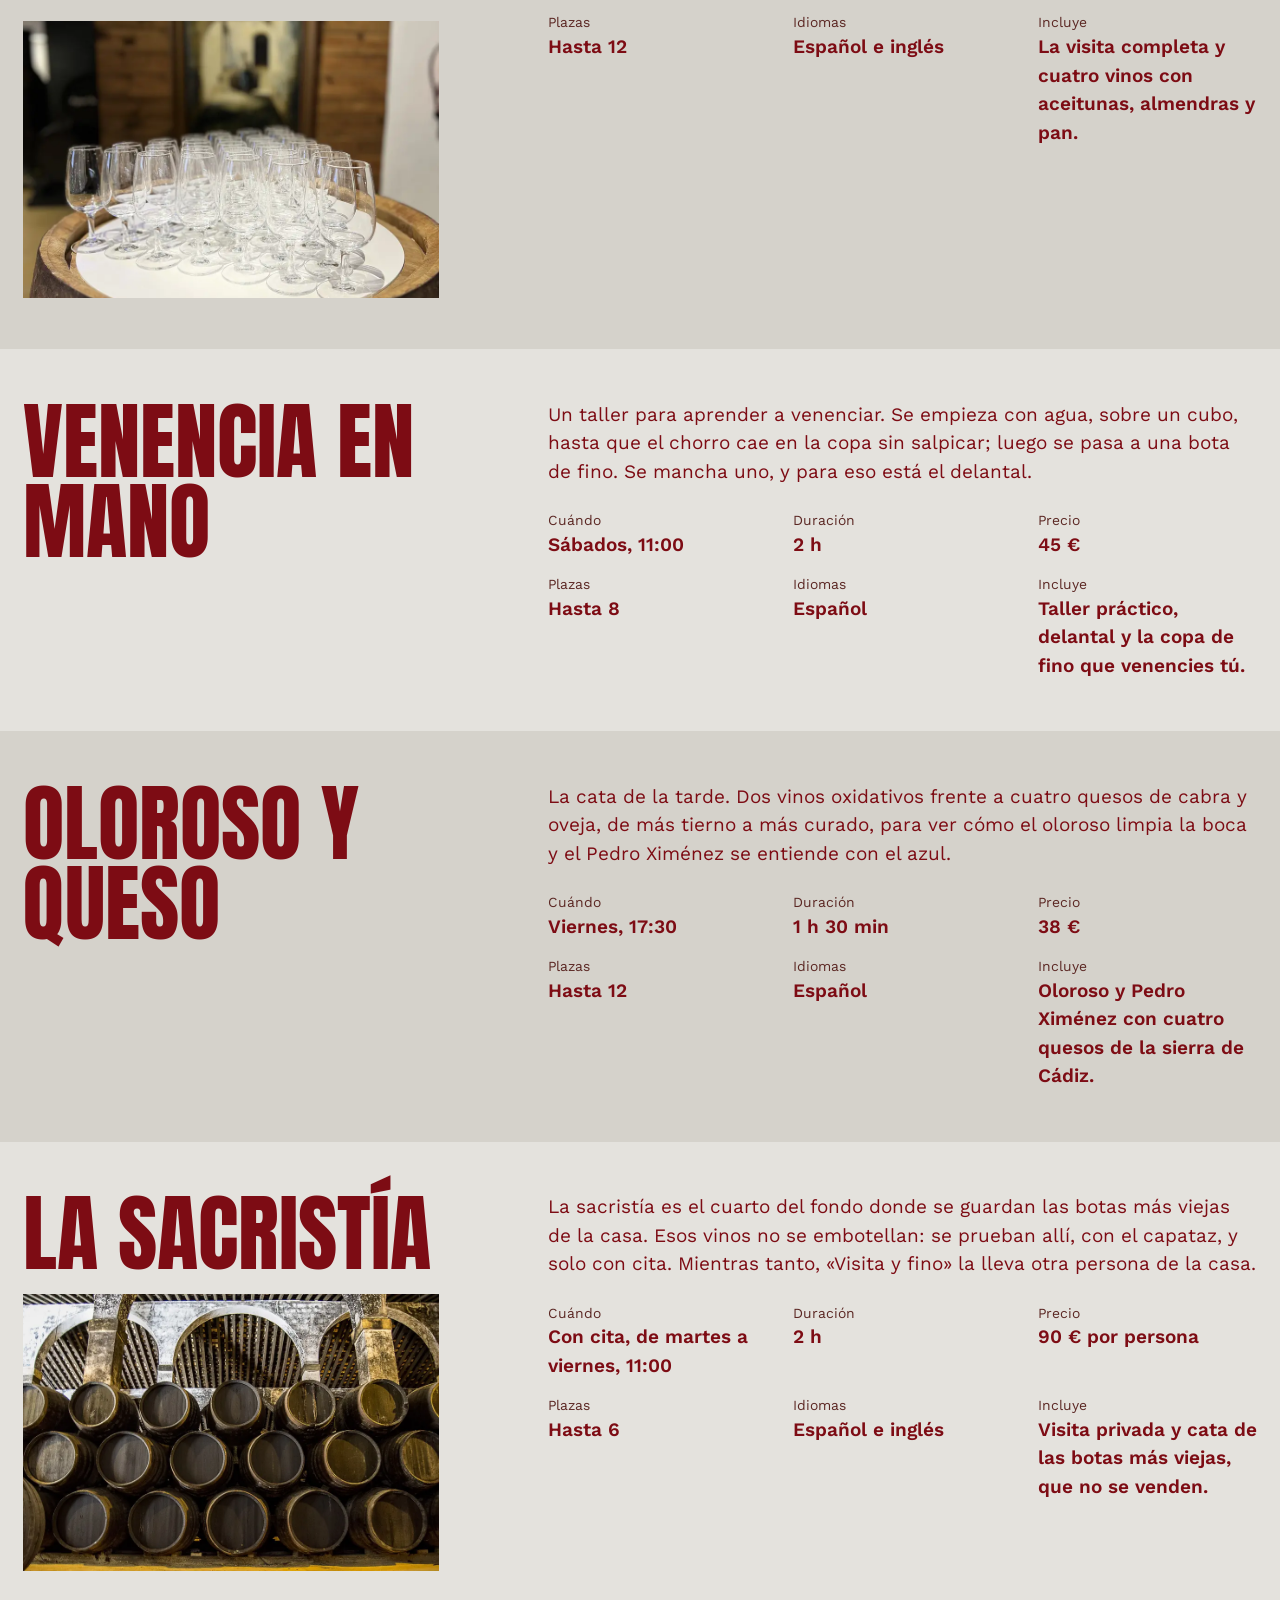
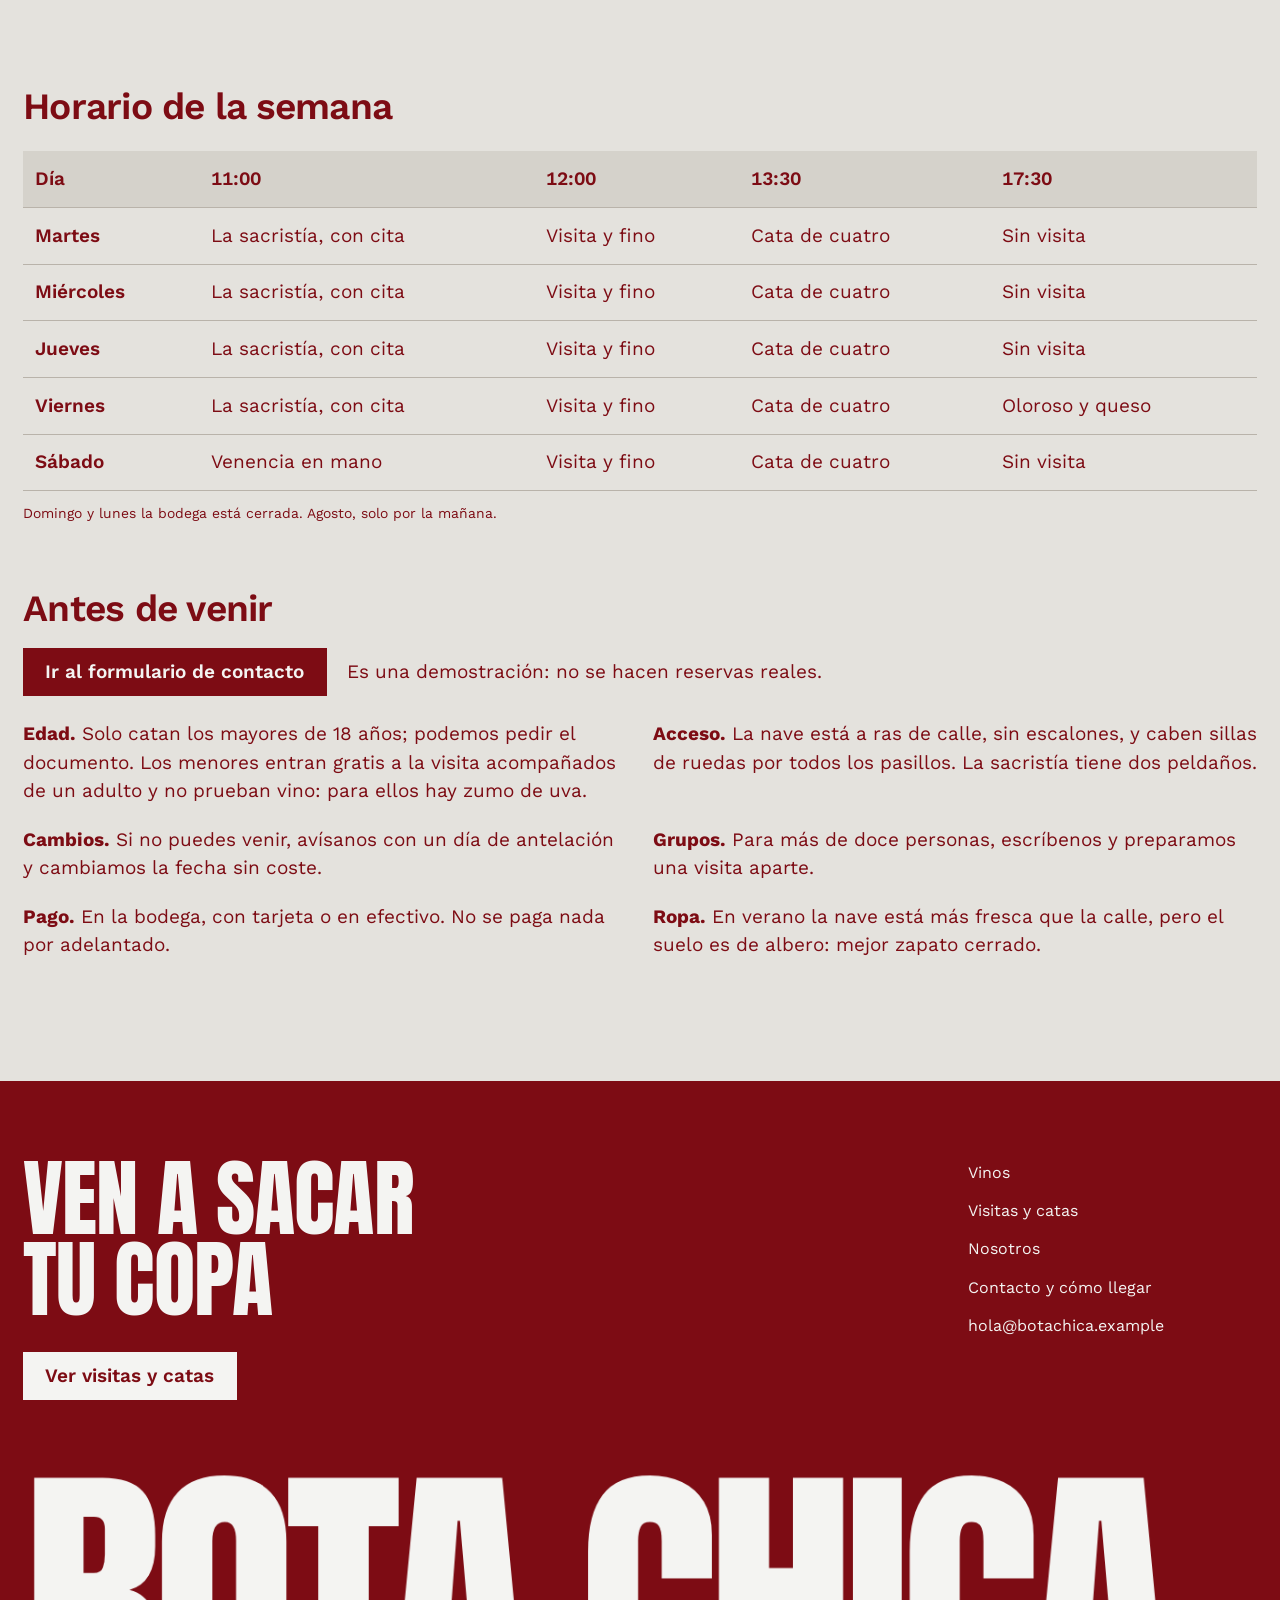
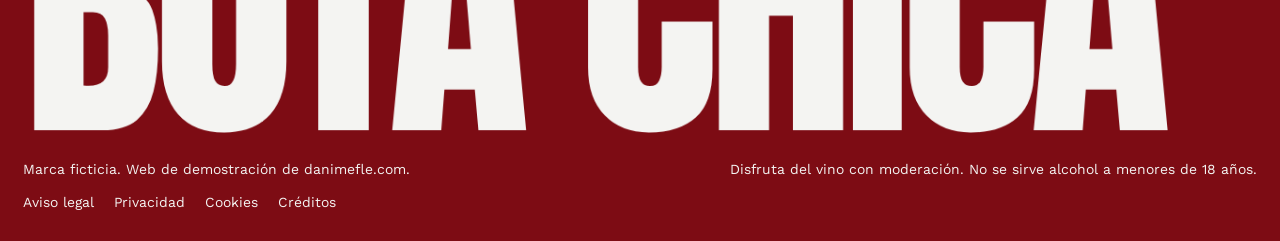
<file: visitas.html>
<!doctype html>
<!--
  visitas.html: Visitas y catas · Bodega Bota Chica
  Web de demostración de una bodega ficticia de vino de Jerez. HTML, CSS y JS en ficheros propios (la CSP no deja código en línea).
  Demo website for a fictional sherry bodega. HTML, CSS and JS in their own files (the CSP forbids inline code).
-->
<html lang="es">
<head>
  <meta charset="utf-8">
  <meta name="viewport" content="width=device-width, initial-scale=1">
  <title>Visitas y catas · Bodega Bota Chica</title>
  <meta name="description" content="Visitas a la nave, catas de cuatro vinos, taller de venencia y cata de oloroso con queso en Bodega Bota Chica: horarios, duración, precios y normas.">
  <!-- Marca ficticia: no debe salir en buscadores / Fictional brand: keep it out of search engines -->
  <meta name="robots" content="noindex, follow">
  <link rel="canonical" href="https://botachica.danimefle.com/visitas">
  <meta name="theme-color" content="#e4e2dd">
  <!-- Open Graph y Twitter / Open Graph and Twitter -->
  <meta property="og:type" content="website">
  <meta property="og:locale" content="es_ES">
  <meta property="og:site_name" content="Bodega Bota Chica">
  <meta property="og:title" content="Visitas y catas · Bodega Bota Chica">
  <meta property="og:description" content="Visitas a la nave, catas de cuatro vinos, taller de venencia y cata de oloroso con queso en Bodega Bota Chica: horarios, duración, precios y normas.">
  <meta property="og:url" content="https://botachica.danimefle.com/visitas">
  <meta property="og:image" content="https://botachica.danimefle.com/assets/og/visitas.jpg">
  <meta property="og:image:width" content="1200">
  <meta property="og:image:height" content="630">
  <meta name="twitter:card" content="summary_large_image">
  <meta name="twitter:title" content="Visitas y catas · Bodega Bota Chica">
  <meta name="twitter:description" content="Visitas a la nave, catas de cuatro vinos, taller de venencia y cata de oloroso con queso en Bodega Bota Chica: horarios, duración, precios y normas.">
  <meta name="twitter:image" content="https://botachica.danimefle.com/assets/og/visitas.jpg">
  <!-- Iconos y manifiesto / Icons and manifest -->
  <link rel="icon" href="assets/favicon.svg" type="image/svg+xml">
  <link rel="icon" href="assets/favicon-32.png" type="image/png" sizes="32x32">
  <link rel="apple-touch-icon" href="assets/apple-touch-icon.png">
  <link rel="manifest" href="site.webmanifest">
  <!-- Fuentes locales precargadas / Local fonts preloaded -->
  <link rel="preload" href="assets/fonts/anton-400-latin.woff2" as="font" type="font/woff2" crossorigin>
  <link rel="preload" href="assets/fonts/work-sans-var-latin.woff2" as="font" type="font/woff2" crossorigin>
  <link rel="stylesheet" href="assets/css/bota-chica.css">
  <!-- Marca html.js antes de pintar / Marks html.js before paint -->
  <script src="assets/js/early.js"></script>
  <script src="assets/js/bota-chica.js" defer></script>
  <!-- Analítica sin cookies / Cookieless analytics -->
  <script defer data-domain="botachica.danimefle.com" src="https://analytics.danimefle.com/js/script.js"></script>
</head>
<body>
  <a class="saltar" href="#contenido">Saltar al contenido</a>
  <!-- ============ BARRA: nombre y navegación / BAR: name and navigation ============ -->
  <header class="barra">
    <div class="barra__in">
      <a class="barra__marca" href="index.html" aria-label="Bodega Bota Chica, portada">Bota Chica</a>
      <nav class="nav nav--barra" aria-label="Principal">
        <button class="nav__toggle" type="button" aria-expanded="false" aria-controls="nav-lista">Menú</button>
        <ul class="nav__list" id="nav-lista">
          <li><a class="nav__link" href="vinos.html">Vinos</a></li>
          <li><a class="nav__link" href="visitas.html" aria-current="page">Visitas</a></li>
          <li><a class="nav__link" href="sobre-nosotros.html">Nosotros</a></li>
          <li><a class="nav__link" href="contacto.html">Contacto</a></li>
        </ul>
      </nav>
    </div>
  </header>
  <main id="contenido">
    <!-- ============ CABECERA: título sobre la nave / HEAD: title over the cellar ============ -->
    <section class="cab cab--visitas" aria-labelledby="titulo">
      <figure class="cab__banda" data-shutter>
        <img src="assets/img/bodega-nave-1920.webp" srcset="assets/img/bodega-nave-960.webp 960w, assets/img/bodega-nave-1920.webp 1920w, assets/img/bodega-nave-2560.webp 2560w" sizes="100vw" width="1920" height="1280" fetchpriority="high"
             alt="Pasillo de una nave de bodega entre dos hileras de botas apiladas, con un farol al fondo">
      </figure>
      <div class="cab__texto cab__texto--fila">
        <h1 class="display" id="titulo">Visitas y catas en la nave</h1>
        <p class="cab__lead">Cinco maneras de entrar en la bodega, de martes a sábado. Todas las lleva el capataz o alguien de la casa, y todas acaban con la venencia en la mano. En esta demostración, el formulario de contacto solo prepara un borrador de correo.</p>
        <p class="cab__accion"><a class="button" href="contacto.html">Reservar una visita</a></p>
      </div>
    </section>

    <!-- ============ LAS VISITAS, UNA A UNA / THE VISITS, ONE BY ONE ============ -->
    <div class="visitas-lista">
      <article class="visita visita--a" id="visita-y-fino" aria-labelledby="t-visita-y-fino">
        <h2 class="visita__nombre" id="t-visita-y-fino" data-reveal>Visita y fino</h2>
        <figure class="visita__foto" data-shutter>
          <img src="assets/img/bodega-nave-960.webp" width="960" height="640" loading="lazy" alt="Pasillo de una nave de bodega entre dos hileras de botas apiladas">
        </figure>
        <div class="visita__cuerpo" data-reveal style="--i:1">
          <p>La visita de siempre. Entramos en la nave, explicamos la solera fila por fila delante de las botas, miramos la flor por el fondo de cristal de una bota de muestra y terminamos con una copa de fino recién venenciada.</p>
          <dl class="ficha">
            <div><dt>Cuándo</dt><dd>Martes a sábado, 12:00</dd></div>
            <div><dt>Duración</dt><dd>1 h 15 min</dd></div>
            <div><dt>Precio</dt><dd>18 €</dd></div>
            <div><dt>Plazas</dt><dd>Hasta 12</dd></div>
            <div><dt>Idiomas</dt><dd>Español e inglés</dd></div>
            <div><dt>Incluye</dt><dd>Recorrido por la nave y una copa de fino sacada con venencia.</dd></div>
          </dl>
        </div>
      </article>
      <article class="visita visita--b" id="cata-de-cuatro" aria-labelledby="t-cata-de-cuatro">
        <h2 class="visita__nombre" id="t-cata-de-cuatro" data-reveal>Cata de cuatro</h2>
        <figure class="visita__foto" data-shutter>
          <img src="assets/img/catavinos-bota-900.webp" width="900" height="1200" loading="lazy" alt="Catavinos vacíos preparados sobre la tapa de una bota para una cata">
        </figure>
        <div class="visita__cuerpo" data-reveal style="--i:1">
          <p>La visita y, después, en la mesa del fondo de la nave, los cuatro vinos de la casa de más seco a más dulce: fino, amontillado, oloroso y Pedro Ximénez, cada uno sacado de su solera.</p>
          <dl class="ficha">
            <div><dt>Cuándo</dt><dd>Martes a sábado, 13:30</dd></div>
            <div><dt>Duración</dt><dd>1 h 30 min</dd></div>
            <div><dt>Precio</dt><dd>32 €</dd></div>
            <div><dt>Plazas</dt><dd>Hasta 12</dd></div>
            <div><dt>Idiomas</dt><dd>Español e inglés</dd></div>
            <div><dt>Incluye</dt><dd>La visita completa y cuatro vinos con aceitunas, almendras y pan.</dd></div>
          </dl>
        </div>
      </article>
      <article class="visita visita--a" id="venencia-en-mano" aria-labelledby="t-venencia-en-mano">
        <h2 class="visita__nombre" id="t-venencia-en-mano" data-reveal>Venencia en mano</h2>
        <div class="visita__cuerpo" data-reveal style="--i:1">
          <p>Un taller para aprender a venenciar. Se empieza con agua, sobre un cubo, hasta que el chorro cae en la copa sin salpicar; luego se pasa a una bota de fino. Se mancha uno, y para eso está el delantal.</p>
          <dl class="ficha">
            <div><dt>Cuándo</dt><dd>Sábados, 11:00</dd></div>
            <div><dt>Duración</dt><dd>2 h</dd></div>
            <div><dt>Precio</dt><dd>45 €</dd></div>
            <div><dt>Plazas</dt><dd>Hasta 8</dd></div>
            <div><dt>Idiomas</dt><dd>Español</dd></div>
            <div><dt>Incluye</dt><dd>Taller práctico, delantal y la copa de fino que venencies tú.</dd></div>
          </dl>
        </div>
      </article>
      <article class="visita visita--b" id="oloroso-y-queso" aria-labelledby="t-oloroso-y-queso">
        <h2 class="visita__nombre" id="t-oloroso-y-queso" data-reveal>Oloroso y queso</h2>
        <div class="visita__cuerpo" data-reveal style="--i:1">
          <p>La cata de la tarde. Dos vinos oxidativos frente a cuatro quesos de cabra y oveja, de más tierno a más curado, para ver cómo el oloroso limpia la boca y el Pedro Ximénez se entiende con el azul.</p>
          <dl class="ficha">
            <div><dt>Cuándo</dt><dd>Viernes, 17:30</dd></div>
            <div><dt>Duración</dt><dd>1 h 30 min</dd></div>
            <div><dt>Precio</dt><dd>38 €</dd></div>
            <div><dt>Plazas</dt><dd>Hasta 12</dd></div>
            <div><dt>Idiomas</dt><dd>Español</dd></div>
            <div><dt>Incluye</dt><dd>Oloroso y Pedro Ximénez con cuatro quesos de la sierra de Cádiz.</dd></div>
          </dl>
        </div>
      </article>
      <article class="visita visita--a" id="la-sacristia" aria-labelledby="t-la-sacristia">
        <h2 class="visita__nombre" id="t-la-sacristia" data-reveal>La sacristía</h2>
        <figure class="visita__foto" data-shutter>
          <img src="assets/img/tres-andanas-960.webp" width="960" height="640" loading="lazy" alt="Botas viejas de roble apiladas en tres filas bajo arcos encalados">
        </figure>
        <div class="visita__cuerpo" data-reveal style="--i:1">
          <p>La sacristía es el cuarto del fondo donde se guardan las botas más viejas de la casa. Esos vinos no se embotellan: se prueban allí, con el capataz, y solo con cita. Mientras tanto, «Visita y fino» la lleva otra persona de la casa.</p>
          <dl class="ficha">
            <div><dt>Cuándo</dt><dd>Con cita, de martes a viernes, 11:00</dd></div>
            <div><dt>Duración</dt><dd>2 h</dd></div>
            <div><dt>Precio</dt><dd>90 € por persona</dd></div>
            <div><dt>Plazas</dt><dd>Hasta 6</dd></div>
            <div><dt>Idiomas</dt><dd>Español e inglés</dd></div>
            <div><dt>Incluye</dt><dd>Visita privada y cata de las botas más viejas, que no se venden.</dd></div>
          </dl>
        </div>
      </article>
    </div>

    <!-- ============ HORARIO DE LA SEMANA / WEEKLY TIMETABLE ============ -->
    <section class="horario" aria-labelledby="t-horario">
      <h2 class="head" id="t-horario" data-reveal>Horario de la semana</h2>
      <div class="tabla-envoltura" data-reveal style="--i:1">
        <table class="tabla">
          <caption class="sr-only">Visitas y catas por día y hora. Domingo y lunes, cerrado.</caption>
          <thead>
            <tr><th scope="col">Día</th><th scope="col">11:00</th><th scope="col">12:00</th><th scope="col">13:30</th><th scope="col">17:30</th></tr>
          </thead>
          <tbody>
            <tr><th scope="row">Martes</th><td data-h="11:00">La sacristía, con cita</td><td data-h="12:00">Visita y fino</td><td data-h="13:30">Cata de cuatro</td><td class="vacio">Sin visita</td></tr>
            <tr><th scope="row">Miércoles</th><td data-h="11:00">La sacristía, con cita</td><td data-h="12:00">Visita y fino</td><td data-h="13:30">Cata de cuatro</td><td class="vacio">Sin visita</td></tr>
            <tr><th scope="row">Jueves</th><td data-h="11:00">La sacristía, con cita</td><td data-h="12:00">Visita y fino</td><td data-h="13:30">Cata de cuatro</td><td class="vacio">Sin visita</td></tr>
            <tr><th scope="row">Viernes</th><td data-h="11:00">La sacristía, con cita</td><td data-h="12:00">Visita y fino</td><td data-h="13:30">Cata de cuatro</td><td data-h="17:30">Oloroso y queso</td></tr>
            <tr><th scope="row">Sábado</th><td data-h="11:00">Venencia en mano</td><td data-h="12:00">Visita y fino</td><td data-h="13:30">Cata de cuatro</td><td class="vacio">Sin visita</td></tr>
          </tbody>
        </table>
      </div>
      <p class="small horario__nota">Domingo y lunes la bodega está cerrada. Agosto, solo por la mañana.</p>
    </section>

    <!-- ============ ANTES DE VENIR / BEFORE YOU COME ============ -->
    <section class="normas" aria-labelledby="t-normas">
      <h2 class="head" id="t-normas" data-reveal>Antes de venir</h2>
      <p class="normas__cta" data-reveal><a class="button" href="contacto.html">Ir al formulario de contacto</a> Es una demostración: no se hacen reservas reales.</p>
      <ul class="normas__lista">
        <li data-reveal style="--i:1"><strong>Edad.</strong> Solo catan los mayores de 18 años; podemos pedir el documento. Los menores entran gratis a la visita acompañados de un adulto y no prueban vino: para ellos hay zumo de uva.</li>
        <li data-reveal style="--i:2"><strong>Acceso.</strong> La nave está a ras de calle, sin escalones, y caben sillas de ruedas por todos los pasillos. La sacristía tiene dos peldaños.</li>
        <li data-reveal style="--i:3"><strong>Cambios.</strong> Si no puedes venir, avísanos con un día de antelación y cambiamos la fecha sin coste.</li>
        <li data-reveal style="--i:4"><strong>Grupos.</strong> Para más de doce personas, escríbenos y preparamos una visita aparte.</li>
        <li data-reveal style="--i:5"><strong>Pago.</strong> En la bodega, con tarjeta o en efectivo. No se paga nada por adelantado.</li>
        <li data-reveal style="--i:6"><strong>Ropa.</strong> En verano la nave está más fresca que la calle, pero el suelo es de albero: mejor zapato cerrado.</li>
      </ul>
    </section>
  </main>
  <!-- ============ PIE: invitación, enlaces y nombre entero ============ -->
  <!-- ============ FOOTER: invitation, links and the whole name ============ -->
  <footer class="pie">
    <div class="pie__top">
      <div class="pie__invita">
        <h2 class="big lines pie__frase" data-reveal>
          <span class="line"><span data-line style="--i:0">Ven a sacar</span></span>
          <span class="line"><span data-line style="--i:1">tu copa</span></span>
        </h2>
        <a class="button button--chalk" href="visitas.html" data-reveal style="--i:2">Ver visitas y catas</a>
      </div>
      <nav class="pie__links" aria-label="Pie" data-reveal style="--i:3">
        <ul>
          <li><a class="link" href="vinos.html">Vinos</a></li>
          <li><a class="link" href="visitas.html">Visitas y catas</a></li>
          <li><a class="link" href="sobre-nosotros.html">Nosotros</a></li>
          <li><a class="link" href="contacto.html">Contacto y cómo llegar</a></li>
          <li><a class="link" href="mailto:hola@botachica.example">hola@botachica.example</a></li>
        </ul>
      </nav>
    </div>
    <!-- Base del pie: el nombre entero a la izquierda y lo legal a la derecha -->
    <!-- Footer base: the whole name on the left, the legal lines on the right -->
    <div class="pie__base">
      <p class="mark mark--pie" aria-hidden="true" data-mark="pie"><span class="mark__word">Bota Chica</span></p>
      <div class="pie__legal small">
        <p>Marca ficticia. <a class="link" href="https://danimefle.com">Web de demostración de danimefle.com</a>.</p>
        <p>Disfruta del vino con moderación. No se sirve alcohol a menores de 18 años.</p>
        <ul class="pie__legales">
          <li><a class="link" href="aviso-legal.html">Aviso legal</a></li>
          <li><a class="link" href="privacidad.html">Privacidad</a></li>
          <li><a class="link" href="cookies.html">Cookies</a></li>
          <li><a class="link" href="creditos.html">Créditos</a></li>
        </ul>
      </div>
    </div>
  </footer>

</body>
</html>
</file>
<file: assets/css/bota-chica.css>
/*
  bota-chica.css: Estilos de la landing de Bodega Bota Chica.
  bota-chica.css: Styles for the Bodega Bota Chica landing page.

  Dirección: «el nombre como monumento». Suelo de tiza de albariza, tinta granate de oloroso
  y un campo oscuro de madera de bota para la solera. Anton para lo grande, Work Sans para leer.
  Direction: "the name as a monument". Albariza chalk ground, oloroso-garnet ink and a dark
  cask-wood field for the solera. Anton for the big type, Work Sans for reading.
*/

/* ---------- Fuentes locales / Local fonts ---------- */
@font-face {
  font-family: "Anton";
  src: url("../fonts/anton-400-latin.woff2") format("woff2");
  font-weight: 400;
  font-style: normal;
  font-display: swap;
}
@font-face {
  font-family: "Work Sans";
  src: url("../fonts/work-sans-var-latin.woff2") format("woff2");
  font-weight: 100 900;
  font-style: normal;
  font-display: swap;
}

/* ---------- Tokens: color, tipo, espacio y movimiento ---------- */
/* ---------- Tokens: colour, type, space and motion ---------- */
:root {
  /* Suelo de tiza y tinta granate (el dorado de la hoja queda prohibido) */
  /* Chalk ground and garnet ink (the sheet's gold is banned) */
  --bg: #e4e2dd;
  --surface: #d5d2cb;
  --ink: #7d0c14;
  --muted: #5b2723;
  --accent: #7d0c14;
  --accent-ink: #f4f4f2;
  /* Campo de madera de bota / Cask-wood field */
  --wood: #231510;
  --wood-2: #3a261c;
  --on-wood: #ebebe8;
  --on-wood-muted: #c4b9ae;
  /* Colores del vino, solo dentro del dibujo / Wine colours, only inside the drawing */
  --wine-fino: #e2d49c;
  --wine-flor: #f6f3ea;
  --wine-oloroso: #8c3a1b;

  --font-display: "Anton", "Arial Narrow", sans-serif;
  --font-text: "Work Sans", system-ui, sans-serif;

  /* Cinco tamaños más el monumento / Five sizes plus the monument */
  --step-small: clamp(0.8125rem, 0.79rem + 0.1vw, 0.875rem);
  --step-body: clamp(1.0625rem, 1rem + 0.25vw, 1.1875rem);
  --step-head: clamp(1.75rem, 1.2rem + 1.4vw, 2.5rem);
  --step-big: clamp(2.6rem, 1rem + 5.4vw, 5.6rem);
  --step-display: clamp(3.6rem, 0.6rem + 9.6vw, 9.4rem);

  --margin: clamp(1.125rem, 1.8vw, 1.75rem);
  --gutter: clamp(1rem, 2vw, 2rem);
  --section: clamp(4rem, 7vw, 7rem);

  --ease-out: cubic-bezier(0.22, 1, 0.36, 1);
  --ease-expo: cubic-bezier(0.16, 1, 0.3, 1);
  --ease-in-out: cubic-bezier(0.76, 0, 0.24, 1);
  --ease-soft: cubic-bezier(0.33, 1, 0.68, 1);
  --t-press: 140ms;
  --t-hover: 180ms;
  --t-ui: 240ms;
  --t-reveal: 800ms;
}

/* ---------- Base ---------- */
*, *::before, *::after { box-sizing: border-box; }
html { -webkit-text-size-adjust: 100%; text-size-adjust: 100%; }
body {
  margin: 0;
  background: var(--bg);
  color: var(--ink);
  font-family: var(--font-text);
  font-size: var(--step-body);
  line-height: 1.5;
  font-kerning: normal;
  -webkit-font-smoothing: antialiased;
  overflow-x: clip;
}
h1, h2, h3, p, figure, ul, ol, dl, dd { margin: 0; }
ul, ol { padding: 0; list-style: none; }
img, svg { display: block; max-width: 100%; }
img { height: auto; }
a { color: inherit; }
button { font: inherit; color: inherit; background: none; border: 0; padding: 0; cursor: pointer; }
p { max-width: 62ch; text-wrap: pretty; }
::selection { background: var(--ink); color: var(--accent-ink); }
:focus-visible { outline: 3px solid currentColor; outline-offset: 3px; }
:target { scroll-margin-top: 1rem; }
.sr-only { position: absolute; width: 1px; height: 1px; overflow: hidden; clip-path: inset(50%); white-space: nowrap; }
.small { font-size: var(--step-small); line-height: 1.45; }

/* Tipos de pantalla: Anton en mayúsculas, apretado / Display type: Anton, uppercase, tight */
.big, .mark, .cartel__name, .fila__text, .step__line {
  font-family: var(--font-display);
  font-weight: 400;
  text-transform: uppercase;
  letter-spacing: -0.01em;
  font-kerning: normal;
}
.big { font-size: var(--step-big); line-height: 0.95; }
.head { font-family: var(--font-text); font-weight: 600; font-size: var(--step-head); line-height: 1.1; letter-spacing: -0.02em; text-wrap: balance; }

/* Líneas con máscara para que suban / Masked lines that rise */
.lines .line { display: block; overflow: clip; padding-bottom: 0.06em; margin-bottom: -0.06em; }
.lines [data-line] { display: block; }

/* ---------- Controles: un botón, esquinas rectas ---------- */
/* ---------- Controls: one button shape, square corners ---------- */
.button {
  display: inline-flex; align-items: center; justify-content: center;
  min-height: 3rem; padding: 0 1.4rem;
  background: var(--accent); color: var(--accent-ink);
  font-weight: 600; text-decoration: none; white-space: nowrap;
  transition: transform var(--t-press) var(--ease-out), background-color var(--t-hover) ease, color var(--t-hover) ease;
}
.button:active { transform: scale(0.96); }
.button--chalk { background: var(--on-wood); color: var(--wood); }
.link { text-decoration: underline; text-decoration-color: transparent; text-underline-offset: 0.2em; text-decoration-thickness: 0.08em; transition: text-decoration-color var(--t-hover) ease; }
@media (hover: hover) and (pointer: fine) {
  .button:hover { background: var(--wood); color: var(--on-wood); }
  .button--chalk:hover { background: var(--bg); color: var(--ink); }
  .link:hover { text-decoration-color: currentColor; }
}

/* ============ PORTADA / HERO ============ */
.hero {
  min-height: 100svh;
  display: grid;
  grid-template-rows: minmax(40svh, 1fr) auto;
}
.hero__photo { position: relative; overflow: clip; background: #4b3b30; }
.hero__photo img { position: absolute; inset: 0; width: 100%; height: 100%; object-fit: cover; object-position: 50% 32%; transform-origin: 50% 40%; }
.hero__band { padding: 1.5rem var(--margin) 0; overflow: clip; }
.hero__row { display: flex; justify-content: space-between; align-items: flex-start; gap: var(--gutter); margin-bottom: 2.25rem; }
.hero__lead { max-width: 70ch; font-size: var(--step-body); }

/* El nombre ocupa todo el ancho: Anton mide unas 3,1 em en «ANDANA» */
/* The name spans the full width: Anton sets "ANDANA" at about 3.1 em */
.mark {
  /* «BOTA CHICA» mide unas 3,9 em en Anton; en el móvil va en dos líneas («CHICA», unas 2 em) */
  /* "BOTA CHICA" sets at about 3.9 em in Anton; on phones it breaks into two lines ("CHICA", about 2 em) */
  --fit: calc((100vw - 2 * var(--margin)) / 3.95);
  font-size: min(var(--fit), calc((60svh - 8rem) / 0.88), 36rem);
  line-height: 0.86;
  letter-spacing: -0.035em;
  white-space: nowrap;
  margin-top: 0.06em;
  padding-bottom: 0.02em;
}
.mark__word { display: block; transform-origin: 50% 100%; transform: scale(var(--mark-scale, 1)); will-change: transform; }

/* Navegación sobre la foto / Navigation over the photo */
.nav { position: absolute; top: 1.25rem; right: var(--margin); z-index: 2; color: var(--on-wood); }
.nav__list { display: flex; gap: 1.6rem; }
.nav__link { font-size: 1rem; font-weight: 600; text-decoration: underline; text-decoration-color: transparent; text-underline-offset: 0.25em; transition: text-decoration-color var(--t-hover) ease; }
.nav__link:hover, .nav__link:focus-visible { text-decoration-color: currentColor; }
.nav__toggle { display: none; font-weight: 600; font-size: 1rem; min-height: 2.75rem; padding: 0 0.25rem; }

/* ============ INTRO ============ */
.intro { padding-top: var(--section); overflow: clip; }
.intro__head { padding-inline: var(--margin); }
.intro__captions { display: flex; gap: 3rem; margin-top: 1.75rem; }
.intro__captions p { max-width: 17rem; }
.intro__pano { margin-top: 2.5rem; }
.intro__frame { position: relative; overflow: clip; aspect-ratio: 21 / 9; max-height: 68svh; width: 100%; background: #3d2c22; }
.intro__frame img { position: absolute; top: 0; left: 0; width: 100%; height: 116%; object-fit: cover; object-position: 50% 55%; transform: translateY(var(--drift, -6%)); will-change: transform; }
.intro__cap { padding: 0.75rem var(--margin) 0; }

/* ============ CÓMO SE HACE: escalera / HOW: staircase ============ */
.steps {
  padding: var(--section) var(--margin) 0;
  display: grid;
  grid-template-columns: repeat(12, minmax(0, 1fr));
  column-gap: var(--gutter);
}
.steps__list { grid-column: 1 / -1; grid-row: 1; display: grid; grid-template-columns: repeat(12, minmax(0, 1fr)); column-gap: var(--gutter); row-gap: 3.5rem; }
.step { grid-column-end: -1; }
.step--1 { grid-column-start: 1; }
.step--2 { grid-column-start: 3; }
.step--3 { grid-column-start: 5; }
.step--4 { grid-column-start: 7; }
.step__line { font-size: clamp(2.3rem, 4.5vw, 4.6rem); line-height: 1; white-space: nowrap; }
.step__line--last { color: var(--ink); }
.step__text { margin-top: 0.75rem; max-width: 36ch; }
/* La lámina cierra el hueco que deja la escalera / The plate closes the void the staircase leaves */
.steps__plate { grid-column: 1 / span 3; grid-row: 1; align-self: end; margin-bottom: 0.25rem; max-width: 16rem; }
.steps__plate img { width: 100%; aspect-ratio: 4 / 5; object-fit: cover; object-position: 50% 30%; }
.steps__plate figcaption { margin-top: 0.6rem; }

/* ============ LA SOLERA: campo de madera / THE SOLERA: wood field ============ */
.solera { margin-top: var(--section); background: var(--wood); color: var(--on-wood); padding: clamp(3.5rem, 6vw, 6rem) var(--margin); }
.solera__grid { display: grid; grid-template-columns: repeat(12, minmax(0, 1fr)); column-gap: var(--gutter); row-gap: 3rem; align-items: start; }
.solera__text { grid-column: 1 / span 5; }
.solera__text > p { margin-top: 1.25rem; color: var(--on-wood); }
.solera__controls { display: none; flex-wrap: wrap; align-items: center; gap: 0.75rem 1rem; margin-top: 2rem; }
.solera__controls.is-ready { display: flex; }
.vino-switch { display: flex; }
.chip { min-height: 3rem; padding: 0 1.1rem; background: var(--wood-2); color: var(--on-wood); font-weight: 600; transition: background-color var(--t-hover) ease, color var(--t-hover) ease, transform var(--t-press) var(--ease-out); }
.chip[aria-pressed="true"] { background: var(--on-wood); color: var(--wood); }
.chip:active { transform: scale(0.96); }
.textbutton { min-height: 3rem; font-weight: 600; text-decoration: underline; text-underline-offset: 0.25em; text-decoration-thickness: 0.08em; }
.button[disabled] { opacity: 0.6; cursor: progress; }
@media (hover: hover) and (pointer: fine) { .chip[aria-pressed="false"]:hover { background: #4d3326; } }

.lecturas { margin-top: 2rem; display: grid; grid-template-columns: 1fr 1fr; gap: 1.25rem var(--gutter); }
.lecturas dt { font-size: var(--step-small); color: var(--on-wood-muted); }
.lecturas dd { font-weight: 600; font-variant-numeric: tabular-nums; font-size: var(--step-body); transition: opacity var(--t-ui) ease; }
.lecturas dd.is-changing { opacity: 0.35; }

/* Tira de cosechas: dos tonos alternos, sin líneas / Vintage strip: two alternating tones, no lines */
.copa { margin-top: 1.75rem; }
.copa__strip { display: flex; height: 1.75rem; background: var(--wood-2); overflow: clip; }
.copa__strip span { flex: 0 0 auto; height: 100%; transform-origin: 0 50%; transition: width 600ms var(--ease-out); }
.copa__strip span:nth-child(odd) { background: var(--on-wood-muted); }
.copa__strip span:nth-child(even) { background: #8f8276; }
.copa__strip span.is-max { background: var(--on-wood); }
.copa__ends { display: flex; justify-content: space-between; gap: 1rem; margin-top: 0.5rem; color: var(--on-wood-muted); }

/* Dibujo de las andanas / The andanas drawing */
.andanas { grid-column: 7 / -1; display: grid; gap: 0; width: 100%; max-width: 46rem; justify-self: end; }
.andana, .andanas__sobre, .andanas__salida { display: grid; grid-template-columns: 9.5rem 1fr; align-items: center; column-gap: 1rem; }
.andanas__label { font-weight: 600; font-size: 1rem; line-height: 1.3; }
.andanas__age { display: block; font-weight: 400; font-size: var(--step-small); color: var(--on-wood-muted); font-variant-numeric: tabular-nums; }
.andanas__sobre { min-height: 3.5rem; }
.andanas__gap { height: 2rem; display: grid; grid-template-columns: 9.5rem 1fr; column-gap: 1rem; }
.andanas__salida { min-height: 3.5rem; }
.andanas__salida .andanas__label { grid-column: 1; grid-row: 1; color: var(--on-wood-muted); font-weight: 400; }

/* Chorro de rocío entre filas: aparece de arriba abajo / Refill stream between rows: grows top-down */
.chorro { grid-column: 2; display: block; width: 0.55rem; height: 100%; margin-left: calc(100% / 12 - 0.275rem); background: var(--wine-now, var(--wine-fino)); transform: scaleY(0); transform-origin: 50% 0; opacity: 0; }
.andanas__sobre .chorro { height: 3.5rem; align-self: stretch; }
.andanas__salida .chorro { grid-column: 2; grid-row: 1; height: 3.5rem; }
.chorro.is-on { animation: chorro 900ms var(--ease-out) forwards; }
@keyframes chorro { 0% { transform: scaleY(0); opacity: 1; } 45% { transform: scaleY(1); opacity: 1; } 100% { transform: scaleY(1); opacity: 0; } }

.andana__svg { width: 100%; height: auto; overflow: visible; }
.bota__cabeza circle { fill: #170d09; }
.bota__aro circle { fill: none; stroke: #6b4632; stroke-width: 9; }
.vino { transition: transform 750ms var(--ease-in-out); }
.vino__liquido { fill: var(--wine-now, var(--wine-fino)); }
.vino__flor { fill: var(--wine-flor); transition: opacity var(--t-ui) ease; }
.andanas[data-vino="fino"] { --wine-now: var(--wine-fino); }
.andanas[data-vino="oloroso"] { --wine-now: var(--wine-oloroso); }
.andanas[data-vino="oloroso"] .vino__flor { opacity: 0; }

/* Fotos del oficio / Photos of the craft */
.solera__fotos { display: grid; grid-template-columns: repeat(12, minmax(0, 1fr)); column-gap: var(--gutter); margin-top: clamp(3rem, 5vw, 4.5rem); align-items: end; }
.solera__foto { grid-column: span 4; }
.solera__foto img { width: 100%; max-height: 66svh; object-fit: cover; }
.solera__foto--ancha img { aspect-ratio: 3 / 2; object-position: 50% 30%; }
.solera__foto img { aspect-ratio: 4 / 5; object-position: 50% 40%; }
.solera__foto figcaption { margin-top: 0.6rem; color: var(--on-wood); }

/* ============ LOS VINOS: placa y texto / THE WINES: plate and text ============ */
.vinos { background: var(--surface); display: grid; grid-template-columns: 1fr 1fr; }
.vinos__plate { position: relative; padding: 2.5rem; align-self: center; justify-self: center; width: 100%; max-width: 46rem; }
.vinos__plate img { width: 100%; aspect-ratio: 1 / 1; object-fit: cover; object-position: 50% 50%; filter: grayscale(1) brightness(0.62) contrast(1.15); }
.tiza { position: absolute; inset: 2.5rem 2.5rem auto; width: calc(100% - 5rem); aspect-ratio: 1 / 1; height: auto; pointer-events: none; }
.tiza__aro { fill: none; stroke: var(--on-wood); stroke-width: 1; opacity: 0.92; }
.tiza__marca path { fill: none; stroke: var(--on-wood); stroke-width: 2.6; stroke-linecap: round; stroke-linejoin: round; stroke-dasharray: 1; stroke-dashoffset: 1; transition: stroke-dashoffset 700ms var(--ease-out); }
.tiza__marca { opacity: 0; transition: opacity 120ms ease; }
.tiza__marca.is-on { opacity: 1; }
.tiza__marca.is-on path { stroke-dashoffset: 0; }
.tiza__marca.is-on path:nth-child(2) { transition-delay: 220ms; }
.tiza__marca.is-on path:nth-child(3) { transition-delay: 380ms; }
.vinos__plate figcaption { margin-top: 0.75rem; }

.vinos__side { display: flex; flex-direction: column; justify-content: space-between; gap: 2.5rem; padding: 2.5rem var(--margin) 2.5rem 1rem; }
.tabs { display: flex; flex-wrap: wrap; gap: 0.25rem 1.5rem; }
.tab { font-size: var(--step-body); min-height: 2.75rem; color: var(--muted); font-weight: 400; transition: color var(--t-hover) ease; }
.tab[aria-selected="true"] { color: var(--ink); font-weight: 600; text-decoration: underline; text-decoration-thickness: 0.12em; text-underline-offset: 0.35em; }
@media (hover: hover) and (pointer: fine) { .tab:hover { color: var(--ink); } }
.vino-panel { display: flex; flex-direction: column; gap: 1.5rem; }
.vino-panel[hidden] { display: none; }
.vino-panel + .vino-panel { margin-top: 3rem; }
.tabs-ready .vino-panel + .vino-panel { margin-top: 0; }
.vino-panel > p { max-width: 40ch; }
.vino-panel.is-entering { animation: panel-in 520ms var(--ease-out); }
@keyframes panel-in { from { opacity: 0; transform: translateY(14px); } to { opacity: 1; transform: none; } }
.ficha { display: grid; grid-template-columns: repeat(2, minmax(0, 1fr)); gap: 0.9rem var(--gutter); max-width: 34rem; }
.ficha dt { font-size: var(--step-small); color: var(--muted); }
.ficha dd { font-weight: 600; }
.cells { display: grid; grid-template-columns: 1fr 1fr; margin-top: 1rem; }
.cell { display: flex; align-items: center; padding: 0 1.25rem; min-height: 4.5rem; font-weight: 600; text-decoration: none; transition: background-color var(--t-hover) ease, color var(--t-hover) ease, transform var(--t-press) var(--ease-out); }
.cell:active { transform: scale(0.98); }
.cell--ink { background: var(--ink); color: var(--accent-ink); }
.cell--tone { background: var(--bg); color: var(--ink); }
@media (hover: hover) and (pointer: fine) {
  .cell--ink:hover { background: var(--wood); }
  .cell--tone:hover { background: var(--ink); color: var(--accent-ink); }
}

/* ============ VISITAS: cartel / VISITS: poster list ============ */
.visitas { padding: var(--section) 0 0; }
.visitas__titulo { padding-inline: var(--margin); margin-bottom: 2.5rem; }
.cartel li { overflow: clip; }
.cartel__row {
  position: relative; isolation: isolate;
  display: flex; justify-content: space-between; align-items: baseline; gap: 1rem;
  padding-inline: var(--margin);
  text-decoration: none;
}
/* Al pasar, una banda de madera entra desde la izquierda y el texto pasa a tiza */
/* On hover, a wood band slides in from the left and the text turns to chalk */
.cartel__row::before { content: ""; position: absolute; inset: 0; z-index: -1; background: var(--ink); transform: scaleX(0); transform-origin: 0 50%; transition: transform 420ms var(--ease-out); }
.cartel__name { font-size: var(--step-display); line-height: 0.95; white-space: nowrap; transition: color var(--t-hover) ease; }
.cartel__fact { font-size: var(--step-body); font-weight: 600; font-variant-numeric: tabular-nums; white-space: nowrap; transition: color var(--t-hover) ease; }
.cartel__row:hover::before, .cartel__row:focus-visible::before { transform: scaleX(1); }
.cartel__row:hover, .cartel__row:focus-visible { color: var(--accent-ink); }
.cartel__row:focus-visible { outline-offset: -3px; }
.visitas__notas { display: grid; grid-template-columns: repeat(12, minmax(0, 1fr)); column-gap: var(--gutter); padding: 2.5rem var(--margin) 0; }
.visitas__notas p:first-child { grid-column: 1 / span 5; }
.visitas__notas p:last-child { grid-column: 7 / span 5; margin-top: 0; }

/* ============ DÓNDE: filas de dirección / WHERE: address rows ============ */
.donde { margin-top: var(--section); }
.fila { position: relative; display: flex; align-items: flex-end; justify-content: space-between; gap: 1rem; min-height: clamp(5.25rem, 8vw, 8rem); padding: 0.75rem var(--margin) clamp(0.9rem, 1.4vw, 1.25rem); }
.fila--a { background: var(--bg); }
.fila--b { background: var(--surface); }
.fila__text { font-size: var(--step-big); line-height: 0.95; max-width: none; }
.fila__link { text-decoration: none; background-image: none; }
.fila__link:hover, .fila__link:focus-visible { color: var(--wood); }
.fila__foto { width: clamp(5rem, 9vw, 8.5rem); aspect-ratio: 1; object-fit: cover; border-radius: 50%; margin-bottom: 0.2rem; }
.fila__br { display: inline; }
.fila--saludo { justify-content: flex-start; align-items: center; gap: 1.5rem; padding-top: 1.5rem; padding-bottom: 1.5rem; }
.redondo { display: grid; place-items: center; width: clamp(3.5rem, 6vw, 5.5rem); aspect-ratio: 1; border-radius: 50%; background: var(--ink); color: var(--accent-ink); transition: transform var(--t-ui) var(--ease-out), background-color var(--t-hover) ease; }
.redondo svg { width: 45%; fill: none; stroke: currentColor; stroke-width: 2.4; stroke-linecap: round; stroke-linejoin: round; }
.redondo:active { transform: scale(0.94); }
@media (hover: hover) and (pointer: fine) { .redondo:hover { transform: translateX(0.4rem); background: var(--wood); } }

/* ============ PIE: campo granate / FOOTER: garnet field ============ */
.pie { background: var(--ink); color: var(--accent-ink); display: flex; flex-direction: column; gap: clamp(2.5rem, 5vw, 4rem); overflow: clip; padding: clamp(3.5rem, 6vw, 5.5rem) 0 clamp(1.25rem, 2vw, 2rem); }
.pie__top { display: grid; grid-template-columns: repeat(12, minmax(0, 1fr)); column-gap: var(--gutter); padding-inline: var(--margin); }
.pie__invita { grid-column: 1 / span 7; display: flex; flex-direction: column; align-items: flex-start; gap: 2rem; }
.pie .big { font-size: var(--step-big); }
.pie .button--chalk { background: var(--accent-ink); color: var(--ink); }
@media (hover: hover) and (pointer: fine) { .pie .button--chalk:hover { background: var(--wood); color: var(--on-wood); } }
.pie__links { grid-column: 10 / -1; display: flex; flex-direction: column; gap: 0.6rem; font-size: 1rem; }
/* Base: nombre entero (con tope) y textos legales al lado */
/* Base: whole name (capped) with the legal lines beside it */
.pie__base { display: grid; grid-template-columns: repeat(12, minmax(0, 1fr)); column-gap: var(--gutter); align-items: end; padding-inline: var(--margin); }
.pie__legal { grid-column: 1 / -1; display: flex; flex-wrap: wrap; justify-content: space-between; align-items: baseline; gap: 0.6rem 2rem; padding-top: 1.25rem; }
.pie__legal p { max-width: 60ch; }
.mark--pie { grid-column: 1 / -1; font-size: min(calc((100vw - 2 * var(--margin)) / 3.95), 24rem); line-height: 0.86; margin: 0; color: var(--accent-ink); }
.mark--pie .mark__word { transform-origin: 0 100%; transform: scale(var(--mark-scale, 1)); }

/* ============ TABLETA / TABLET ============ */
/* Entre móvil y escritorio, el cartel pone el dato bajo el nombre y los enlaces del pie ganan sitio */
/* Between phone and desktop, the poster puts the fact under the name and the footer links get room */
@media (max-width: 64em) {
  .cartel__row { flex-direction: column; align-items: flex-start; gap: 0.35rem; padding-bottom: 1.3rem; }
  .pie__links { grid-column: 8 / -1; }
  .pie__base { display: flex; flex-direction: column; align-items: flex-start; gap: 1.5rem; }
  .mark--pie { font-size: calc((100vw - 2 * var(--margin)) / 3.95); }
  /* Escalera en sangrías y solera apilada / Staircase as indents and stacked solera */
  .steps { display: block; }
  .steps__list { display: flex; flex-direction: column; gap: 2.5rem; }
  .step__line { white-space: normal; }
  .step--2 { padding-left: 8vw; }
  .step--3 { padding-left: 16vw; }
  .step--4 { padding-left: 24vw; }
  .steps__plate { margin-top: 3rem; max-width: 16rem; }
  .solera__text, .andanas { grid-column: 1 / -1; }
  .andanas { justify-self: start; }
}

/* ============ MÓVIL / PHONE ============ */
@media (max-width: 47.99em) {
  .hero { grid-template-rows: 50svh auto; min-height: 0; }
  .hero__band { padding-top: 1rem; display: flex; flex-direction: column; }
  .hero__band .mark { order: -1; margin-bottom: 1.25rem; }
  .hero__row { flex-direction: column; gap: 1rem; margin-bottom: 1.5rem; }
  .hero__lead { font-size: 1rem; }
  .mark { font-size: var(--fit); padding-bottom: 0.08em; }
  .hero .mark { --fit: calc((100vw - 2 * var(--margin)) / 2.02); line-height: 0.84; }
  .hero .mark__salto { display: block; }
  .nav-ready .nav__toggle { display: inline-flex; align-items: center; }
  .nav-ready .nav__list { display: none; position: absolute; right: 0; top: 3rem; flex-direction: column; gap: 0; background: var(--ink); min-width: 12rem; }
  .nav-ready .nav.is-open .nav__list { display: flex; }
  .nav-ready .nav__link { display: block; padding: 0.85rem 1.1rem; font-size: 1rem; color: var(--accent-ink); }
  /* Sin JavaScript los enlaces se quedan a la vista, en fila / Without JavaScript the links stay visible, in a row */
  .nav__list { flex-wrap: wrap; justify-content: flex-end; gap: 0.25rem 1rem; }
  .nav__link { display: inline-block; padding-block: 0.3rem; }

  .intro { min-height: 0; }
  .intro__head .big { font-size: 12vw; }
  .intro__captions { flex-direction: column; gap: 0.6rem; }
  .intro__captions p { max-width: 30rem; font-size: 0.875rem; }
  .intro__frame { aspect-ratio: 4 / 5; }

  .steps__list { display: flex; flex-direction: column; gap: 2.5rem; }
  .step__line { font-size: 8.4vw; white-space: normal; }
  .step--2 { padding-left: 6vw; }
  .step--3 { padding-left: 12vw; }
  .step--4 { padding-left: 18vw; }
  .step__text { font-size: 1rem; }
  .steps { display: block; }
  .steps__plate { margin-top: 3rem; max-width: 70%; }

  .solera__text, .andanas { grid-column: 1 / -1; }
  .andana, .andanas__sobre { grid-template-columns: 6.5rem 1fr; column-gap: 0.75rem; }
  .andanas__gap { grid-template-columns: 6.5rem 1fr; column-gap: 0.75rem; }
  .andanas__salida { grid-template-columns: 6.5rem 1fr; column-gap: 0.75rem; }
  .andanas__label { font-size: 1rem; }
  .lecturas { grid-template-columns: 1fr; gap: 0.9rem; }
  .solera__fotos { grid-template-columns: 1fr 1fr; row-gap: 1.5rem; }
  .solera__foto { grid-column: span 1; }
  .solera__foto:first-child { grid-column: 1 / -1; width: 70%; }

  .vinos { grid-template-columns: 1fr; min-height: 0; }
  .vinos__plate { padding: 1rem var(--margin) 0; }
  .tiza { inset: 1rem var(--margin) auto; width: calc(100% - 2 * var(--margin)); }
  .vinos__side { padding: 1.5rem var(--margin) 3rem; gap: 1.75rem; }
  .tabs { gap: 0 1.1rem; }
  .tab { font-size: 1rem; }
  .vino-panel .head { font-size: 1.75rem; }
  .cells { grid-template-columns: 1fr; }
  .cell { min-height: 3.75rem; }

  .cartel__row { flex-direction: column; align-items: flex-start; gap: 0.35rem; padding-bottom: 1.3rem; }
  .cartel__name { font-size: 12vw; }
  .cartel__fact { font-size: 1rem; }
  .visitas__notas { display: block; padding-top: 1.5rem; }
  .visitas__notas p + p { margin-top: 1rem; }

  .fila { min-height: 5.25rem; padding-top: 0.9rem; padding-bottom: 0.8rem; }
  .fila__text { font-size: 9.6vw; }
  .fila__br { display: block; height: 0; }
  .fila--saludo { background: var(--wood); color: var(--on-wood); justify-content: space-between; }
  .fila--saludo .redondo { width: 3.5rem; background: var(--accent-ink); color: var(--ink); }

  .pie { min-height: 0; }
  .pie__invita { grid-column: 1 / -1; }
  .pie .big { font-size: 11vw; }
  .pie .button--chalk { width: 100%; }
  .pie__links { grid-column: 1 / -1; flex-direction: row; flex-wrap: wrap; gap: 0.5rem 1.25rem; margin-top: 2rem; font-size: 1rem; }
}

/* ============ MOVIMIENTO / MOTION ============ */
/* Todos los estados ocultos viven aquí dentro: con movimiento reducido la página ya está terminada.
   La carga del héroe va bajo .js (sus animaciones acaban siempre visibles); las entradas, bajo
   .reveal-ready, que pone bota-chica.js con el observador ya puesto: si ese script falla, todo se ve. */
/* Every hidden state lives in here: with reduced motion the page is already finished.
   The hero load sits under .js (its animations always end visible); entrances sit under
   .reveal-ready, set by bota-chica.js once the observer is in place: if that script fails, everything shows. */
@media (prefers-reduced-motion: no-preference) {
  /* Carga: la foto se asienta, la fila de texto sube / Load: the photo settles, the text row rises */
  .js .hero__photo img { animation: asienta 1400ms var(--ease-soft) both; }
  .js .hero [data-load] { opacity: 0; transform: translateY(12px); animation: sube 520ms var(--ease-out) forwards; animation-delay: var(--d, 0ms); }
  .js .hero .mark__inner { display: block; animation: monumento 1000ms var(--ease-expo) both; }

  /* Entradas por sección / Section entrances */
  .reveal-ready [data-reveal] { opacity: 0; transform: translateY(24px); transition: opacity 700ms var(--ease-out), transform 900ms var(--ease-out); transition-delay: calc(var(--i, 0) * 80ms); }
  .reveal-ready [data-reveal].is-in { opacity: 1; transform: none; }
  .reveal-ready .lines [data-line] { transform: translateY(105%); transition: transform 900ms var(--ease-expo); transition-delay: calc(var(--i, 0) * 110ms); }
  .reveal-ready .is-in .lines [data-line], .reveal-ready .lines.is-in [data-line], .reveal-ready .is-in.lines [data-line] { transform: none; }
  .reveal-ready .step[data-reveal] { opacity: 1; transform: none; }
  .reveal-ready .step .step__text { opacity: 0; transform: translateY(16px); transition: opacity 700ms var(--ease-out) 260ms, transform 800ms var(--ease-out) 260ms; }
  .reveal-ready .step.is-in .step__text { opacity: 1; transform: none; }

  /* Las listas del cartel entran de lado / Poster rows slide in sideways */
  .reveal-ready .cartel [data-reveal] { transform: translateX(-32px); }
  .reveal-ready .cartel [data-reveal].is-in { transform: none; }

  /* Las filas de dirección se rellenan de izquierda a derecha / Address rows fill left to right */
  .reveal-ready .donde .fila { opacity: 0; transform: translateY(16px); transition: opacity 600ms var(--ease-out), transform 700ms var(--ease-out); }
  .reveal-ready .donde.is-in .fila { opacity: 1; transform: none; }
  .reveal-ready .donde.is-in .fila:nth-child(2) { transition-delay: 60ms; }
  .reveal-ready .donde.is-in .fila:nth-child(3) { transition-delay: 120ms; }
  .reveal-ready .donde.is-in .fila:nth-child(4) { transition-delay: 180ms; }
  .reveal-ready .donde.is-in .fila:nth-child(5) { transition-delay: 240ms; }
  .reveal-ready .donde.is-in .fila:nth-child(6) { transition-delay: 300ms; }

  /* Obturador para las fotos / Shutter for photographs */
  /* El marco de la panorámica se abre; las fotos sueltas aparecen y se asientan (un recorte en la propia
     imagen impediría su carga diferida) */
  /* The panorama frame opens; single photos fade in and settle (a clip on the image itself would block
     its lazy loading) */
  .reveal-ready [data-shutter] .intro__frame { clip-path: inset(0 0 100% 0); transition: clip-path 1100ms var(--ease-in-out); }
  .reveal-ready [data-shutter].is-in .intro__frame { clip-path: inset(0); }
  .reveal-ready [data-shutter] > img { opacity: 0; transform: scale(1.05); transition: opacity 900ms var(--ease-out), transform 1400ms var(--ease-soft); }
  .reveal-ready [data-shutter].is-in > img { opacity: 1; transform: none; }

  /* Las botas aparecen fila a fila / The casks appear row by row */
  .reveal-ready .andana .andana__svg { opacity: 0; transform: translateY(18px); transition: opacity 600ms var(--ease-out), transform 800ms var(--ease-out); }
  .reveal-ready .andanas.is-in .andana .andana__svg { opacity: 1; transform: none; }
  .reveal-ready .andanas.is-in .andana[data-fila="1"] .andana__svg { transition-delay: 120ms; }
  .reveal-ready .andanas.is-in .andana[data-fila="0"] .andana__svg { transition-delay: 240ms; }
}
@media (prefers-reduced-motion: reduce) {
  .vino, .tiza__marca path, .copa__strip span, .cartel__row::before { transition: none; }
  .chorro.is-on { animation: none; }
}
@keyframes asienta { from { transform: scale(1.07); } to { transform: none; } }
@keyframes sube { to { opacity: 1; transform: none; } }
@keyframes monumento { from { transform: translateY(5%) scale(1.015); } to { transform: none; } }

/* =====================================================================
   PÁGINAS INTERIORES: mismos tokens y piezas, composiciones propias
   INNER PAGES: same tokens and pieces, their own compositions
   ===================================================================== */

/* Saltar al contenido: aparece al recibir el foco / Skip link: shows on focus */
.saltar { position: absolute; left: var(--margin); top: 0.5rem; z-index: 50; padding: 0.75rem 1rem; background: var(--ink); color: var(--accent-ink); font-weight: 600; transform: translateY(-160%); transition: transform var(--t-ui) var(--ease-out); }
.saltar:focus { transform: none; }

/* Barra superior de las páginas interiores / Inner pages top bar */
.barra { background: var(--bg); position: relative; z-index: 10; }
.barra__in { display: flex; justify-content: space-between; align-items: center; gap: 1rem; padding: 1rem var(--margin); }
.barra__marca { font-family: var(--font-display); text-transform: uppercase; font-size: 2.25rem; line-height: 1; letter-spacing: -0.01em; text-decoration: none; color: var(--ink); }
.nav--barra { position: relative; top: auto; right: auto; color: var(--ink); }
.nav__link[aria-current="page"] { text-decoration-color: currentColor; text-decoration-thickness: 0.12em; }

/* Lista del pie / Footer link list */
.pie__links ul { display: flex; flex-direction: column; gap: 0.6rem; }
.pie__links a { display: inline-block; padding-block: 0.15rem; }
.pie__legales { display: flex; flex-wrap: wrap; gap: 0.4rem 1.25rem; }
.pie__legales a { display: inline-block; padding-block: 0.2rem; }

/* Título grande de página / Large page title */
.display { font-family: var(--font-display); font-weight: 400; text-transform: uppercase; letter-spacing: -0.01em; font-size: clamp(3rem, 1rem + 6.2vw, 8rem); line-height: 0.92; text-wrap: balance; }

/* Cabeceras de página / Page heads */
.cab { padding-top: clamp(2.5rem, 5vw, 4.5rem); }
.cab__texto { padding-inline: var(--margin); }
.cab__lead { margin-top: 1.5rem; font-size: clamp(1.125rem, 1rem + 0.4vw, 1.375rem); line-height: 1.45; max-width: 46ch; }
.cab__texto--fila { display: grid; grid-template-columns: repeat(12, minmax(0, 1fr)); column-gap: var(--gutter); align-items: end; }
.cab__texto--fila .display { grid-column: 1 / span 7; }
.cab__texto--fila .cab__lead { grid-column: 8 / -1; margin-top: 0; }
.cab__banda { margin-top: clamp(2rem, 4vw, 3rem); overflow: clip; }
.cab__banda img { width: 100%; aspect-ratio: 21 / 8; max-height: 62svh; object-fit: cover; object-position: 50% 30%; }
.cab--visitas { padding-top: 0; }
.cab--visitas .cab__banda { margin-top: 0; margin-bottom: clamp(2rem, 4vw, 3rem); }
.cab--visitas .cab__banda img { filter: grayscale(1); }
.cab__banda--pano img { object-position: 50% 60%; }
.cab--vinos { display: grid; grid-template-columns: repeat(12, minmax(0, 1fr)); column-gap: var(--gutter); padding-inline: var(--margin); align-items: center; padding-bottom: clamp(3rem, 5vw, 4.5rem); }
.cab--vinos .cab__texto { grid-column: 1 / span 6; padding-inline: 0; }
.cab__foto { grid-column: 7 / -1; }
.cab__foto img { width: 100%; aspect-ratio: 3 / 2; object-fit: cover; }
.cab__foto figcaption, .lugar figcaption, .valores__foto figcaption { margin-top: 0.6rem; }
.cab--contacto { padding-bottom: clamp(2rem, 4vw, 3rem); }

/* Índice de anclas / Anchor index */
.indice { display: flex; flex-wrap: wrap; gap: 0.5rem; margin-top: 2rem; }
.indice__link { display: inline-flex; align-items: center; min-height: 2.75rem; padding: 0 1rem; background: var(--surface); color: var(--ink); font-weight: 600; text-decoration: none; transition: background-color var(--t-hover) ease, color var(--t-hover) ease, transform var(--t-press) var(--ease-out); }
.indice__link:active { transform: scale(0.97); }
@media (hover: hover) and (pointer: fine) { .indice__link:hover { background: var(--ink); color: var(--accent-ink); } }

/* Fichas de vino / Wine sheets */
.vino { display: grid; grid-template-columns: repeat(12, minmax(0, 1fr)); column-gap: var(--gutter); row-gap: 2rem; padding: clamp(3rem, 5vw, 4.5rem) var(--margin); align-items: start; }
.vino--a { background: var(--bg); }
.vino--b { background: var(--surface); }
.vino__cabeza { grid-column: 1 / span 4; max-width: 24rem; }
.vino__cabeza figcaption { margin-top: 0.75rem; }
.cabeza { width: 100%; height: auto; }
.cabeza__madera { fill: var(--wood); }
.cabeza__aro { fill: none; stroke: var(--on-wood); stroke-width: 1; }
.cabeza__marca path { fill: none; stroke: var(--on-wood); stroke-width: 2.6; stroke-linecap: round; stroke-linejoin: round; }
.vino__texto { grid-column: 5 / -1; }
.vino__nombre { font-size: var(--step-big); }
.vino__lead { margin-top: 1.25rem; max-width: 58ch; }
.ficha--larga { margin-top: 2rem; max-width: none; grid-template-columns: repeat(3, minmax(0, 1fr)); gap: 1.25rem var(--gutter); }
.ficha--larga dd { font-weight: 400; }
.aviso-compra { padding: clamp(3rem, 5vw, 4.5rem) var(--margin) 0; display: grid; grid-template-columns: repeat(12, minmax(0, 1fr)); column-gap: var(--gutter); row-gap: 1rem; align-items: end; }
.aviso-compra .head { grid-column: 1 / span 4; }
.aviso-compra p { grid-column: 5 / span 5; }
.aviso-compra .button { grid-column: 10 / -1; justify-self: end; }

/* Visitas: una banda por visita / Visits: one band per visit */
.visita { display: grid; grid-template-columns: repeat(12, minmax(0, 1fr)); column-gap: var(--gutter); row-gap: 1.25rem; padding: clamp(2.5rem, 4vw, 3.5rem) var(--margin); }
.visita--a { background: var(--bg); }
.visita--b { background: var(--surface); }
.visita__nombre { grid-column: 1 / span 5; font-family: var(--font-display); font-weight: 400; text-transform: uppercase; font-size: var(--step-big); line-height: 0.95; }
.visita__cuerpo { grid-column: 6 / -1; }
.visita__cuerpo .ficha { margin-top: 1.5rem; max-width: none; grid-template-columns: repeat(3, minmax(0, 1fr)); }
.visita__cuerpo .ficha dd { font-weight: 600; }

/* Tabla del horario y de créditos: líneas solo en tablas reales / Timetable and credits: lines only in real tables */
.horario, .normas { padding: clamp(3rem, 5vw, 4.5rem) var(--margin) 0; }
.tabla-envoltura { margin-top: 1.5rem; overflow-x: auto; }
.tabla { width: 100%; border-collapse: collapse; font-variant-numeric: tabular-nums; }
.tabla th, .tabla td { text-align: left; padding: 0.85rem 0.75rem; border-bottom: 1px solid #b9b3aa; vertical-align: top; }
.tabla thead th { font-weight: 600; background: var(--surface); }
.tabla tbody th { font-weight: 600; white-space: nowrap; }
.horario__nota { margin-top: 0.75rem; }
.normas__lista { display: grid; grid-template-columns: repeat(2, minmax(0, 1fr)); gap: 1.25rem var(--gutter); margin: 1.5rem 0 2rem; }
.normas__lista li { max-width: 60ch; }

/* Historia en años / History in years */
.historia { padding: var(--section) var(--margin) 0; }
.anios { margin-top: 1.5rem; }
.anios li { display: grid; grid-template-columns: repeat(12, minmax(0, 1fr)); column-gap: var(--gutter); align-items: baseline; padding-block: 1rem; }
.anios li:nth-child(even) { background: var(--surface); margin-inline: calc(var(--margin) * -1); padding-inline: var(--margin); }
.anios__anio { grid-column: 1 / span 3; font-family: var(--font-display); font-weight: 400; font-size: var(--step-big); line-height: 1; }
.anios li p { grid-column: 4 / span 7; }

/* El lugar / The place */
.lugar { display: grid; grid-template-columns: repeat(12, minmax(0, 1fr)); column-gap: var(--gutter); row-gap: 2rem; padding: var(--section) var(--margin) 0; align-items: end; }
.lugar__texto { grid-column: 1 / span 6; }
.lugar__texto p { margin-top: 1rem; }
.lugar__foto { grid-column: 7 / span 3; }
.lugar__lamina { grid-column: 10 / -1; }
.lugar__foto img { width: 100%; aspect-ratio: 4 / 5; object-fit: cover; }
.lugar__lamina img { width: 100%; aspect-ratio: 4 / 5; object-fit: cover; object-position: 50% 30%; }

/* Oficios / Trades */
.oficios { padding: var(--section) var(--margin) 0; }
.oficios__lista { display: grid; grid-template-columns: repeat(3, minmax(0, 1fr)); gap: 2rem var(--gutter); margin-top: 1.5rem; }
.oficios__oficio { font-family: var(--font-display); text-transform: uppercase; font-size: var(--step-head); line-height: 1; margin-bottom: 0.6rem; }
.oficios__nota { margin-top: 1.5rem; max-width: 70ch; }

/* Lo que no cambiamos / What we do not change */
.valores { display: grid; grid-template-columns: repeat(12, minmax(0, 1fr)); column-gap: var(--gutter); row-gap: 1.5rem; padding: var(--section) var(--margin) 0; align-items: start; }
.valores .head { grid-column: 1 / -1; }
.valores__lista { grid-column: 1 / span 8; display: grid; grid-template-columns: repeat(2, minmax(0, 1fr)); gap: 2rem var(--gutter); }
.valores__lista dt { font-size: clamp(1.9rem, 1rem + 2.4vw, 3.2rem); line-height: 0.95; }
.valores__lista dd { margin-top: 0.6rem; }
.valores__foto { grid-column: 9 / -1; }
.valores__foto img { width: 100%; aspect-ratio: 4 / 5; object-fit: cover; }

/* Contacto: formulario y dónde / Contact: form and where */
.contacto { display: grid; grid-template-columns: repeat(12, minmax(0, 1fr)); column-gap: var(--gutter); row-gap: 3rem; padding: 0 var(--margin); align-items: start; }
.contacto__form { grid-column: 1 / span 6; }
.contacto__donde { grid-column: 8 / -1; }
.contacto__aviso { margin-top: 0.75rem; max-width: 60ch; }
.form { margin-top: 1.5rem; display: grid; gap: 1.25rem; }
.campo { display: grid; gap: 0.4rem; }
.campo label { font-weight: 600; }
.campo input, .campo select, .campo textarea { width: 100%; min-height: 3rem; padding: 0.7rem 0.85rem; font: inherit; color: var(--ink); background: #f4f3f0; border: 2px solid #8a5e59; border-radius: 0; }
.campo textarea { resize: vertical; }
.campo input:focus-visible, .campo select:focus-visible, .campo textarea:focus-visible { outline: 3px solid var(--ink); outline-offset: 2px; }
.campo [aria-invalid="true"] { border-color: var(--ink); border-width: 3px; }
.campo__error { color: var(--ink); font-weight: 600; font-size: var(--step-small); }
.campo__error::before { content: "\2715  "; }
.campo__ayuda { color: var(--muted); }
.campo-fila { display: grid; grid-template-columns: 1fr 1fr; gap: 1.25rem; }
.campo--check { grid-template-columns: auto 1fr; align-items: start; column-gap: 0.75rem; }
.campo--check input { width: 1.5rem; height: 1.5rem; min-height: 0; margin: 0.15rem 0 0; accent-color: var(--ink); }
.campo--check label { font-weight: 400; }
.campo--check .campo__error { grid-column: 1 / -1; }
.form .button { justify-self: start; border: 0; cursor: pointer; }
.form__estado { font-weight: 600; min-height: 1.5em; }
.form__estado:not(:empty) { padding: 1rem; background: var(--surface); }
.contacto__dir { font-style: normal; margin-top: 1.25rem; font-size: 1.25rem; line-height: 1.5; }
.contacto__horas { margin-top: 1.5rem; }
.mapa { margin-top: 2rem; }
.mapa svg { width: 100%; height: auto; }
.mapa__suelo { fill: var(--surface); }
.mapa__manzanas rect { fill: #c7c2b9; }
.mapa__calle { fill: var(--bg); }
.mapa__punto { fill: var(--ink); }
.mapa__punto-aro { fill: none; stroke: var(--ink); stroke-width: 4; }
.mapa__texto { font-family: var(--font-text); font-size: 20px; font-weight: 600; fill: var(--wood); }
.mapa__texto--marca { fill: var(--ink); font-size: 22px; }
.mapa figcaption { margin-top: 0.6rem; }

/* Prosa: legales, créditos y 404 / Prose: legal, credits and 404 */
.prosa { padding: clamp(2.5rem, 5vw, 4.5rem) var(--margin) 0; max-width: calc(46rem + 2 * var(--margin)); }
.prosa__titulo { margin-bottom: 1.5rem; }
.prosa__lead { font-size: clamp(1.125rem, 1rem + 0.4vw, 1.375rem); line-height: 1.45; }
.prosa .head { margin-top: 2.5rem; margin-bottom: 0.75rem; }
.prosa p + p { margin-top: 0.9rem; }
.prosa:has(.tabla--cred) { max-width: calc(72rem + 2 * var(--margin)); }
.link--en-texto { text-decoration-color: currentColor; text-decoration-thickness: 0.07em; }
.cred__mini { width: 96px; height: 72px; object-fit: cover; }
.indice--404 { flex-direction: column; align-items: flex-start; }

/* Tableta y móvil de las páginas interiores / Inner pages on tablet and phone */
@media (max-width: 64em) {
  .cab__texto--fila .display, .cab__texto--fila .cab__lead { grid-column: 1 / -1; }
  .cab__texto--fila .cab__lead { margin-top: 1.25rem; }
  .cab--vinos .cab__texto, .cab__foto { grid-column: 1 / -1; }
  .cab__foto { margin-top: 2rem; }
  .ficha--larga, .visita__cuerpo .ficha { grid-template-columns: repeat(2, minmax(0, 1fr)); }
  .visita__nombre, .visita__cuerpo { grid-column: 1 / -1; }
  .aviso-compra .head, .aviso-compra p, .aviso-compra .button { grid-column: 1 / -1; justify-self: start; }
  .lugar__texto { grid-column: 1 / -1; }
  .lugar__foto { grid-column: 1 / span 6; }
  .lugar__lamina { grid-column: 7 / -1; }
  .valores__lista, .valores__foto { grid-column: 1 / -1; }
  .valores__foto { max-width: 24rem; }
  .contacto__form, .contacto__donde { grid-column: 1 / -1; }
  .anios li p { grid-column: 4 / -1; }
}
@media (max-width: 47.99em) {
  .barra__marca { font-size: 1.9rem; }
  .nav--barra .nav__list { top: 3.25rem; z-index: 20; }
  .pie__links ul { flex-direction: row; flex-wrap: wrap; gap: 0.5rem 1.25rem; }
  .vino__cabeza { grid-column: 1 / span 8; max-width: 16rem; }
  .vino__texto { grid-column: 1 / -1; }
  .ficha--larga, .visita__cuerpo .ficha { grid-template-columns: 1fr; }
  .normas__lista, .oficios__lista, .valores__lista { grid-template-columns: 1fr; }
  .anios li { display: block; }
  .anios__anio { margin-bottom: 0.4rem; }
  .campo-fila { grid-template-columns: 1fr; }
  .cab__banda img { aspect-ratio: 4 / 3; }
}

/* =====================================================================
   RONDA 3: fotos en vinos y visitas, prosa con tira de fotos, tablas en móvil
   ROUND 3: photos in wines and visits, prose with a photo strip, tables on phones
   ===================================================================== */

/* El enlace de saltar solo se ve con el foco / The skip link only shows on focus */
.saltar:not(:focus) { transform: none; width: 1px; height: 1px; padding: 0; overflow: hidden; clip-path: inset(50%); white-space: nowrap; }

/* Aire entre el contenido y el pie / Breathing room between content and footer */
main#contenido { padding-bottom: var(--section); }

/* Foto bajo la cabeza de bota / Photo under the cask head */
.vino__foto { grid-column: 1 / span 4; grid-row: 2; max-width: 24rem; }
.vino__foto img { width: 100%; aspect-ratio: 4 / 5; object-fit: cover; }
.vino__foto figcaption { margin-top: 0.6rem; }
.vino__texto { grid-row: 1 / span 2; }

/* Banda de foto a todo el ancho / Full-width photo band */
.banda-foto { overflow: clip; }
.banda-foto img { width: 100%; aspect-ratio: 21 / 7; max-height: 56svh; object-fit: cover; object-position: 50% 55%; }
.banda-foto figcaption { padding: 0.6rem var(--margin) 0; }

/* Dónde se compran, con foto / Where to buy, with a photo */
.aviso-compra { align-items: center; }
.aviso-compra__texto { grid-column: 1 / span 7; display: grid; gap: 1.25rem; justify-items: start; }
.aviso-compra__texto p { max-width: 52ch; }
.aviso-compra__foto { grid-column: 9 / -1; }
.aviso-compra__foto img { width: 100%; aspect-ratio: 4 / 5; max-height: 70svh; object-fit: cover; }
.aviso-compra__foto figcaption { margin-top: 0.6rem; }

/* Foto de una visita / A visit's photo */
.visita__foto { grid-column: 1 / span 5; grid-row: 2; max-width: 26rem; }
.visita__foto img { width: 100%; aspect-ratio: 3 / 2; object-fit: cover; }
.visita__cuerpo { grid-row: 1 / span 2; }
.normas__cta { display: flex; flex-wrap: wrap; align-items: center; gap: 0.75rem 1.25rem; margin-top: 1.25rem; max-width: none; }

/* Contacto: cómo llegar y lo que verás / Contact: directions and what you will see */
.contacto__sub { margin-top: 2rem; margin-bottom: 0.75rem; }
.contacto__donde p + p { margin-top: 0.9rem; }
.veras { padding: var(--section) var(--margin) 0; }
.veras__lista { display: grid; grid-template-columns: repeat(4, minmax(0, 1fr)); gap: var(--gutter); margin-top: 1.5rem; }
.veras__lista img { width: 100%; aspect-ratio: 4 / 3; object-fit: cover; }
.veras__lista figcaption { margin-top: 0.6rem; }

/* Prosa con tira de fotos al lado / Prose with a photo strip beside it */
.prosa-pagina { display: grid; grid-template-columns: repeat(12, minmax(0, 1fr)); column-gap: var(--gutter); padding: 0 var(--margin); align-items: start; }
.prosa-pagina .prosa { grid-column: 1 / span 8; padding-inline: 0; max-width: 46rem; }
.prosa-pagina .prosa:has(.tabla--cred) { max-width: none; }
.prosa__tira { grid-column: 10 / -1; display: grid; gap: var(--gutter); padding-top: clamp(2.5rem, 5vw, 4.5rem); }
.prosa__tira img { width: 100%; aspect-ratio: 4 / 3; object-fit: cover; }

@media (max-width: 64em) {
  .vino__foto { grid-column: 1 / span 4; }
  .visita__foto { grid-column: 1 / -1; grid-row: auto; max-width: 30rem; }
  .visita__cuerpo { grid-row: auto; }
  .aviso-compra__texto { grid-column: 1 / span 7; }
  .aviso-compra__foto { grid-column: 9 / -1; }
  .prosa-pagina .prosa { grid-column: 1 / -1; }
  .prosa__tira { grid-column: 1 / -1; grid-template-columns: repeat(2, minmax(0, 1fr)); }
}

/* Tablas apiladas en el móvil / Stacked tables on phones */
@media (max-width: 47.99em) {
  .tabla thead { position: absolute; width: 1px; height: 1px; overflow: hidden; clip-path: inset(50%); }
  .tabla tr { display: grid; grid-template-columns: 1fr; padding-block: 0.75rem; border-bottom: 1px solid #b9b3aa; }
  .tabla th, .tabla td { display: block; padding: 0.15rem 0; border: 0; }
  .tabla td[data-h]::before { content: attr(data-h) " · "; font-weight: 600; }
  .tabla td.vacio { display: none; }
  .tabla--cred tr { grid-template-columns: 96px minmax(0, 1fr); column-gap: 1rem; }
  .tabla--cred td:first-child { grid-row: 1 / span 4; }
  .vino__foto { grid-column: 1 / -1; grid-row: auto; max-width: 16rem; order: 3; }
  .vino__texto, .visita__cuerpo { grid-row: auto; }
  .visita__foto { grid-column: 1 / -1; grid-row: auto; }
  .aviso-compra__texto, .aviso-compra__foto { grid-column: 1 / -1; }
  .aviso-compra__foto { max-width: 18rem; }
  .veras__lista { grid-template-columns: 1fr; }
  .banda-foto img { aspect-ratio: 4 / 3; }
}

/* Botón en la cabecera de página / Button in the page head */
.cab__accion { margin-top: 1.5rem; grid-column: 8 / -1; }
.prosa--404 p + p { margin-top: 0.9rem; }
@media (max-width: 64em) { .cab__accion { grid-column: 1 / -1; } .veras__lista { grid-template-columns: repeat(2, minmax(0, 1fr)); } }
@media (max-width: 47.99em) { .veras__lista { grid-template-columns: 1fr 1fr; } }
/* Aire bajo la cabecera de visitas / Room under the visits head */
.cab--visitas { padding-bottom: clamp(2rem, 4vw, 3rem); }
/* En pantallas estrechas el botón va entre el título y el texto / On narrow screens the button sits between title and text */
@media (max-width: 64em) { .cab__texto--fila .display { order: -2; } .cab__texto--fila .cab__accion { order: -1; margin-top: 1.25rem; } }

/* Portada: la dirección toca el pie y, en el móvil, la foto deja sitio al nombre y al botón */
/* Home: the address meets the footer and, on phones, the photo leaves room for the name and button */
.hero ~ main#contenido { padding-bottom: 0; }
@media (max-width: 47.99em) { .hero { grid-template-rows: 38svh auto; } }

/* Créditos apilados también en tableta para que la tabla no se salga / Credits stacked on tablets too */
@media (max-width: 64em) {
  .tabla--cred thead { position: absolute; width: 1px; height: 1px; overflow: hidden; clip-path: inset(50%); }
  .tabla--cred tr { display: grid; grid-template-columns: 96px minmax(0, 1fr); column-gap: 1rem; padding-block: 0.75rem; border-bottom: 1px solid #b9b3aa; }
  .tabla--cred th, .tabla--cred td { display: block; padding: 0.15rem 0; border: 0; }
  .tabla--cred td:first-child { grid-row: 1 / span 4; }
}
.tabla td, .tabla th { overflow-wrap: anywhere; }
@media (max-width: 64em) { .tabla--cred, .tabla--cred tbody { display: block; width: 100%; } }
.tabla-envoltura { position: relative; }
.tabla thead { left: 0; top: 0; }
.tabla--cred tbody th { white-space: normal; }

/* Navegación de la portada sobre un fondo sólido para que se lea sobre cualquier zona de la foto */
/* Home navigation on a solid ground so it reads over any part of the photo */
.hero .nav { background: var(--wood); padding: 0.35rem 1rem; }
.hero .nav__link, .hero .nav__toggle { color: var(--on-wood); }

/* Solera ocupada: controles atenuados y aviso de estado / Busy solera: dimmed controls and status note */
.solera [aria-disabled="true"] { opacity: 0.55; cursor: progress; }
.solera__estado { margin-top: 0.75rem; min-height: 1.45em; color: var(--on-wood); }

/* Páginas de texto: una columna centrada, sin fotos al lado / Text pages: one centred column, no photos beside it */
.prosa-pagina { display: block; }
.prosa-pagina .prosa { margin-inline: auto; max-width: 46rem; }
.prosa-pagina .prosa:has(.tabla--cred) { max-width: 72rem; }
.prosa-pagina .prosa p { max-width: none; }
/* Aviso del formulario sin JavaScript / No-JavaScript form note */
.form__nojs { padding: 1rem; background: var(--surface); }
</file>
